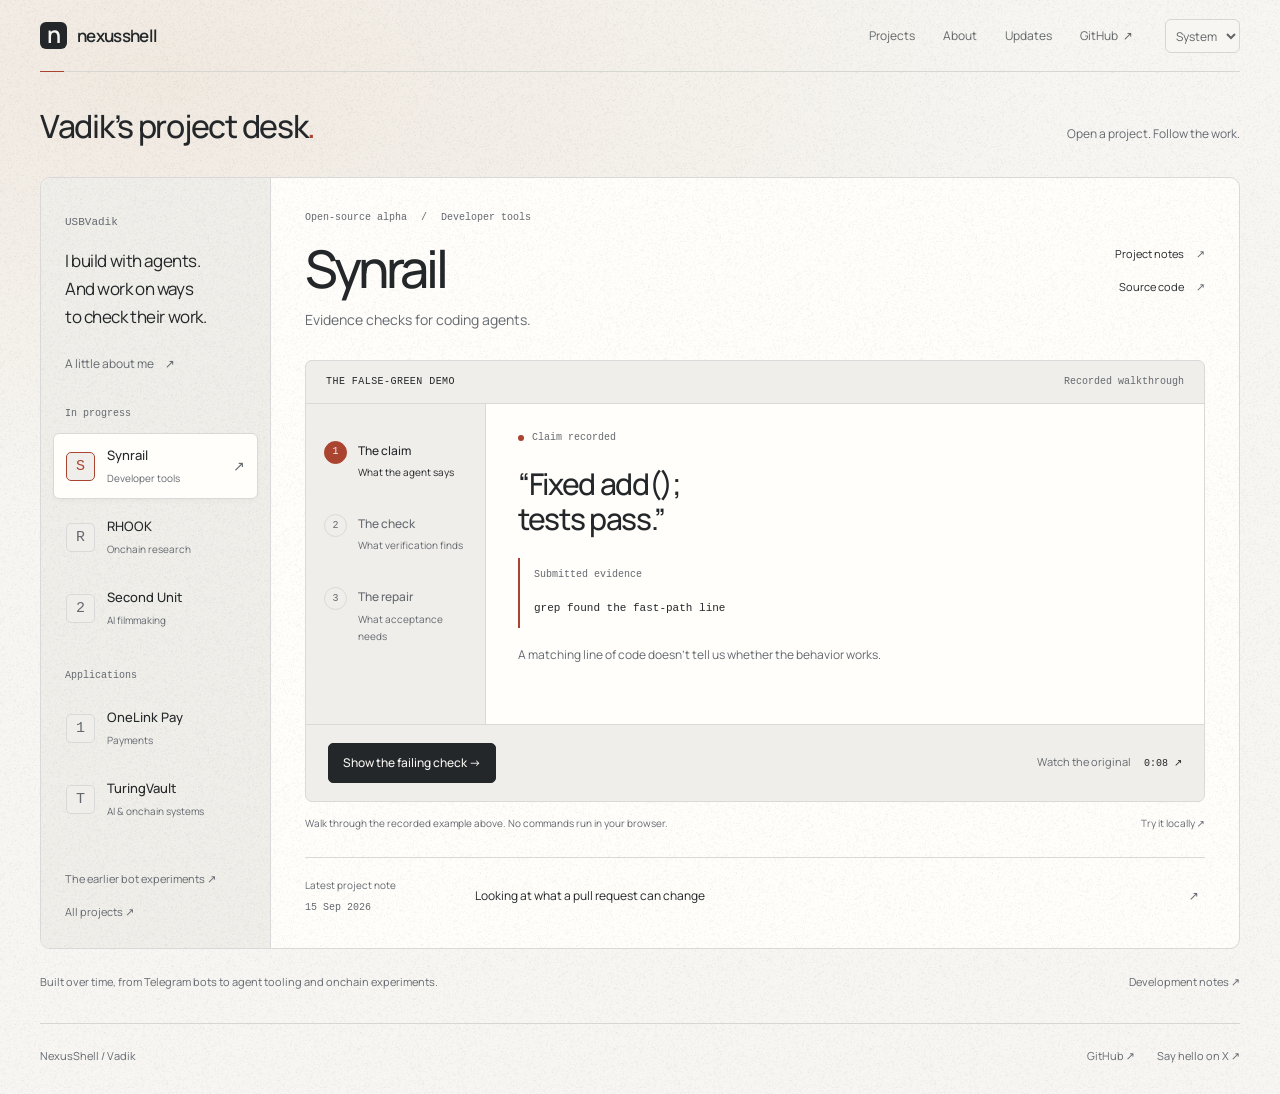
<file: index.html>
<!doctype html>
<html lang="en"><head><meta charset="utf-8"><meta name="viewport" content="width=device-width, initial-scale=1">
<title>NexusShell | Vadik’s project desk</title><meta name="description" content="Explore Synrail, RHOOK, Second Unit, OneLink Pay and TuringVault: agent tools, AI filmmaking and onchain experiments, with walkthroughs and development notes."><link rel="canonical" href="https://nexusshell.dev/">
<meta name="color-scheme" content="light dark"><meta name="theme-color" content="#f7f6f2" media="(prefers-color-scheme: light)"><meta name="theme-color" content="#141618" media="(prefers-color-scheme: dark)">
<meta property="og:type" content="website"><meta property="og:site_name" content="NexusShell"><meta property="og:title" content="NexusShell | Vadik’s project desk"><meta property="og:description" content="Explore Synrail, RHOOK, Second Unit, OneLink Pay and TuringVault: agent tools, AI filmmaking and onchain experiments, with walkthroughs and development notes."><meta property="og:url" content="https://nexusshell.dev/"><meta property="og:image" content="https://nexusshell.dev/assets/media/nexusshell-preview.jpg"><meta property="og:image:alt" content="NexusShell, the projects and ongoing work of Vadik."><meta name="twitter:card" content="summary_large_image">
<link rel="icon" href="/assets/favicon.svg" type="image/svg+xml"><link rel="preload" href="/assets/fonts/manrope-regular.ttf" as="font" type="font/ttf" crossorigin>
<script>try{const t=localStorage.getItem('nexusshell-theme');if(t==='light'||t==='dark')document.documentElement.dataset.theme=t;}catch(_){}</script>
<link rel="stylesheet" href="/assets/site.css?v=7a53d98d217f"><script defer src="/assets/site.js?v=e8c140962dc2"></script>
<link rel="stylesheet" href="/assets/desk.css?v=0b142b75831d"><script defer src="/assets/desk.js?v=d6f63cbc9ed2"></script><link rel="stylesheet" href="/assets/second-unit.css?v=ee5af12484f8"><script defer src="/assets/second-unit.js?v=0918071af91f"></script><script type="application/ld+json">{"@context": "https://schema.org", "@type": "WebPage", "name": "NexusShell | Vadik’s project desk", "url": "https://nexusshell.dev/", "isPartOf": {"@type": "WebSite", "name": "NexusShell", "url": "https://nexusshell.dev/"}}</script>
</head><body class="home-page"><a class="skip-link" href="#main">Skip to content</a>
<header class="site-header"><div class="wrap header-inner">
<a class="brand" href="/" aria-label="NexusShell home"><span class="brand-mark" aria-hidden="true">n</span>nexusshell</a>
<nav class="primary-nav" aria-label="Main navigation"><a href="/projects/">Projects</a><a href="/about/">About</a><a href="/updates/">Updates</a><a href="https://github.com/USBVadik" class="" rel="noopener noreferrer" target="_blank">GitHub<span class="arrow" aria-hidden="true">↗</span></a></nav>
<label class="sr-only" for="theme">Appearance</label><select class="theme-control" id="theme" data-theme-select hidden><option value="system">System</option><option value="light">Light</option><option value="dark">Dark</option></select>
</div></header><main id="main" class="wrap"><div id="top"></div><div class="desk-intro"><h1>Vadik’s project desk<span class="desk-intro-dot" aria-hidden="true">.</span></h1><p>Open a project. Follow the work.</p></div>
<span id="technology" class="legacy-anchor"></span><div class="project-desk" id="work"><aside class="project-shelf"><div class="shelf-bio"><span class="shelf-handle">USBVadik</span><p>I build with agents.<br>And work on ways<br>to check their work.</p><a href="/about/">A little about me <span aria-hidden="true">↗</span></a></div><nav class="project-switcher" aria-label="Choose a project"><p class="shelf-label">In progress</p><a class="shelf-project" href="#synrail" data-project-link="synrail" aria-controls="synrail"><span class="project-monogram mark-synrail" aria-hidden="true">S</span><span><strong>Synrail</strong><small>Developer tools</small></span><span class="shelf-arrow" aria-hidden="true">↗</span></a><a class="shelf-project" href="#rhook" data-project-link="rhook" aria-controls="rhook"><span class="project-monogram mark-rhook" aria-hidden="true">R</span><span><strong>RHOOK</strong><small>Onchain research</small></span><span class="shelf-arrow" aria-hidden="true">↗</span></a><a class="shelf-project" href="#second-unit" data-project-link="second-unit" aria-controls="second-unit"><span class="project-monogram" aria-hidden="true">2</span><span><strong>Second Unit</strong><small>AI filmmaking</small></span><span class="shelf-arrow" aria-hidden="true">↗</span></a><p class="shelf-label shelf-divider">Applications</p><a class="shelf-project" href="#onelink-pay" data-project-link="onelink-pay" aria-controls="onelink-pay"><span class="project-monogram mark-onelink-pay" aria-hidden="true">1</span><span><strong>OneLink Pay</strong><small>Payments</small></span><span class="shelf-arrow" aria-hidden="true">↗</span></a><a class="shelf-project" href="#turingvault" data-project-link="turingvault" aria-controls="turingvault"><span class="project-monogram mark-turingvault" aria-hidden="true">T</span><span><strong>TuringVault</strong><small>AI & onchain systems</small></span><span class="shelf-arrow" aria-hidden="true">↗</span></a></nav><div class="shelf-bottom"><a href="/projects/agent-automation/">The earlier bot experiments ↗</a><a href="/projects/">All projects ↗</a></div></aside><div class="desk-canvas"><section class="desk-panel" id="synrail" aria-labelledby="title-synrail">
<header class="desk-project-heading"><div><p class="desk-eyebrow">Open-source alpha <span aria-hidden="true">/</span> Developer tools</p><h2 id="title-synrail" tabindex="-1">Synrail</h2><p class="desk-description">Evidence checks for coding agents.</p></div><div class="desk-project-links"><a href="/projects/synrail/">Project notes <span aria-hidden="true">↗</span></a><a href="https://github.com/USBVadik/synrail" target="_blank" rel="noopener noreferrer">Source code <span aria-hidden="true">↗</span></a></div></header>
<div class="experiment proof-experiment" data-proof-stage="0">
<div class="experiment-caption"><span>THE FALSE-GREEN DEMO</span><span>Recorded walkthrough</span></div>
<div class="proof-workspace"><div class="proof-steps" role="group" aria-label="Synrail walkthrough steps">
<button type="button" data-proof-step="0" aria-pressed="true"><span class="step-number">1</span><span><strong>The claim</strong><small>What the agent says</small></span></button>
<button type="button" data-proof-step="1" aria-pressed="false"><span class="step-number">2</span><span><strong>The check</strong><small>What verification finds</small></span></button>
<button type="button" data-proof-step="2" aria-pressed="false"><span class="step-number">3</span><span><strong>The repair</strong><small>What acceptance needs</small></span></button>
</div><div class="proof-output" aria-live="polite" aria-atomic="true">
<div class="proof-frame" data-proof-frame="0"><div class="proof-state"><span class="signal signal-wait"></span>Claim recorded</div><h3>“Fixed add();<br>tests pass.”</h3><div class="evidence-slip"><span>Submitted evidence</span><code>grep found the fast-path line</code></div><p>A matching line of code doesn’t tell us whether the behavior works.</p></div>
<div class="proof-frame" data-proof-frame="1"><div class="proof-state"><span class="signal signal-fail"></span>Verification failed</div><h3>The test<br>still fails.</h3><pre class="proof-command"><code><span>$ synrail verify</span>
<strong class="proof-fail">Verification unit: FAIL (exit 1)</strong>
<span>$ synrail check</span>
Synrail: Status: Verification Failed</code></pre><p>Running the check exposes what the text search missed.</p></div>
<div class="proof-frame" data-proof-frame="2"><div class="proof-state"><span class="signal signal-pass"></span>Accepted after repair</div><h3>The repair passes<br>verification.</h3><pre class="proof-command"><code><span>$ synrail verify</span>
<strong class="proof-pass">Verification unit: GREEN</strong>
<span>$ synrail check</span>
Synrail: Status: Accepted</code></pre><p>The repaired behavior passes verification. The work can now be accepted.</p></div>
</div></div><div class="experiment-controls"><button class="desk-button" type="button" data-proof-next>Show the failing check <span aria-hidden="true">→</span></button><a class="recording-link" href="/synrail/#demo" data-open-demo>Watch the original <span>0:08 ↗</span></a></div>
</div><div class="experiment-footnote"><span>Walk through the recorded example above. No commands run in your browser.</span><a href="/synrail/#run">Try it locally ↗</a></div>
<a class="desk-development" href="https://github.com/USBVadik/synrail/commit/6b6536b7911635e24856021be757c1b0ea5fb807" target="_blank" rel="noopener noreferrer"><span class="development-label">Latest project note<time datetime="2026-09-15">15 Sep 2026</time></span><span>Looking at what a pull request can change</span><span aria-hidden="true">↗</span></a></section><section class="desk-panel" id="rhook" aria-labelledby="title-rhook">
<header class="desk-project-heading"><div><p class="desk-eyebrow">Research implementation <span aria-hidden="true">/</span> Onchain research</p><h2 id="title-rhook" tabindex="-1">RHOOK</h2><p class="desk-description">Replay execution after one changed input.</p></div><div class="desk-project-links"><a href="/projects/rhook/">Project notes <span aria-hidden="true">↗</span></a><a href="https://github.com/USBVadik/rhook" target="_blank" rel="noopener noreferrer">Source code <span aria-hidden="true">↗</span></a></div></header>
<div class="experiment replay-experiment" data-branch-mode="changed" data-trace-position="2">
<div class="experiment-caption"><span>INSIDE A REPLAY</span><span>Conceptual model</span></div>
<div class="replay-mode-switch" role="group" aria-label="Execution branch"><button type="button" data-branch-mode="original" aria-pressed="false">Original input</button><button type="button" data-branch-mode="changed" aria-pressed="true">Change X <span aria-hidden="true">↳</span></button></div>
<div class="trace-board"><span class="trace-label">Recorded sequence</span><div class="history-track"><button class="trace-node" type="button" data-trace-node="0" aria-label="Inspect transaction A" aria-pressed="false"><span>A</span><small></small></button><button class="trace-node" type="button" data-trace-node="1" aria-label="Inspect transaction B" aria-pressed="false"><span>B</span><small></small></button><button class="trace-node" type="button" data-trace-node="2" aria-label="Inspect transaction X" aria-pressed="true"><span>X</span><small>input</small></button><button class="trace-node" type="button" data-trace-node="3" aria-label="Inspect transaction C" aria-pressed="false"><span>C</span><small></small></button><button class="trace-node" type="button" data-trace-node="4" aria-label="Inspect transaction D" aria-pressed="false"><span>D</span><small></small></button></div><div class="branch-track" aria-label="Recomputed branch"><div class="branch-connector" aria-hidden="true"></div><button class="branch-node" type="button" data-branch-node="2" aria-label="Inspect replayed transaction X" aria-pressed="true">X′</button><button class="branch-node" type="button" data-branch-node="3" aria-label="Inspect replayed transaction C" aria-pressed="false">C′</button><button class="branch-node" type="button" data-branch-node="4" aria-label="Inspect replayed transaction D" aria-pressed="false">D′</button></div><div class="branch-label">Recomputed execution</div></div>
<div class="trace-inspector" aria-live="polite" aria-atomic="true"><span class="inspect-symbol" data-trace-symbol>X → X′</span><div><strong data-trace-title>One declared intervention</strong><p data-trace-description>The input changes here. The checkpoint and historical transaction order stay fixed.</p></div></div>
<div class="trace-scrubber"><label for="trace-position">Follow the execution</label><input id="trace-position" type="range" min="0" max="4" value="2" step="1" aria-valuetext="Transaction X, changed input"><span data-trace-counter>3 / 5</span></div>
</div><div class="experiment-footnote"><span>This diagram explains the model; it does not run a blockchain replay.</span><a href="https://github.com/USBVadik/rhook/tree/main/examples/robinhood-v4" target="_blank" rel="noopener noreferrer">Reproduce the 50-block example ↗</a></div>
<a class="desk-development" href="https://github.com/USBVadik/rhook/commit/c6bf3e397864bb506100917c5b9a1aba6328132b" target="_blank" rel="noopener noreferrer"><span class="development-label">Latest project note<time datetime="2026-09-24">24 Sep 2026</time></span><span>A reproducible replay on Robinhood Chain</span><span aria-hidden="true">↗</span></a></section><section class="desk-panel" id="second-unit" aria-labelledby="title-second-unit"><header class="desk-project-heading"><div><p class="desk-eyebrow">Production workflow <span aria-hidden="true">/</span> AI filmmaking</p><h2 id="title-second-unit" tabindex="-1">Second Unit</h2><p class="desk-description">An agentic film crew, from brief to final cut.</p></div><div class="desk-project-links"><a href="/second-unit/">Product page <span aria-hidden="true">↗</span></a></div></header><div class="su-process su-process-compact" data-su-process><div class="su-process-bar"><span>Production workflow</span><span>Explore the method</span></div><div class="su-stage-controls" role="group" aria-label="Production stages" hidden><button type="button" data-su-step="0" aria-controls="home-production-prepare" aria-pressed="true"><span>01</span>Prepare</button><button type="button" data-su-step="1" aria-controls="home-production-establish" aria-pressed="false"><span>02</span>Establish</button><button type="button" data-su-step="2" aria-controls="home-production-generate" aria-pressed="false"><span>03</span>Generate</button><button type="button" data-su-step="3" aria-controls="home-production-review" aria-pressed="false"><span>04</span>Review</button><button type="button" data-su-step="4" aria-controls="home-production-finish" aria-pressed="false"><span>05</span>Finish</button><button type="button" data-su-step="5" aria-controls="home-production-carry-forward" aria-pressed="false"><span>06</span>Carry forward</button></div><div class="su-process-output" aria-live="polite" aria-atomic="true"><section class="su-step" id="home-production-prepare" data-su-frame="0" aria-labelledby="home-production-heading-0">
<div class="su-step-copy"><span class="su-step-index">01 / 06 · Prepare</span><h3 id="home-production-heading-0">Give the film a direction.</h3><p>Start with the brief, budget and acceptance criteria. Analyse references for composition, light, colour and rhythm, then turn those observations into a story and a shot plan.</p></div>
<dl class="su-step-record"><div><dt>Starts with</dt><dd>Brief, constraints, budget</dd></div><div><dt>Leaves behind</dt><dd>Measured refboard and story beats</dd></div><div><dt>Review</dt><dd>Does each shot have a purpose, a clear action and a place in the story?</dd></div><div class="su-human"><dt>Your decision</dt><dd>Approve the direction and story.</dd></div></dl></section><section class="su-step" id="home-production-establish" data-su-frame="1" aria-labelledby="home-production-heading-1">
<div class="su-step-copy"><span class="su-step-index">02 / 06 · Establish</span><h3 id="home-production-heading-1">Keep a shared picture of the scene.</h3><p>Approve character and location masters. Record the features that must remain consistent, the action axis, light direction and prop states. Each new shot starts from its master.</p></div>
<dl class="su-step-record"><div><dt>Starts with</dt><dd>Approved story and references</dd></div><div><dt>Leaves behind</dt><dd>Character masters, canon and scene map</dd></div><div><dt>Review</dt><dd>Character features, screen direction, light and prop scale stay consistent.</dd></div><div class="su-human"><dt>Your decision</dt><dd>Approve the masters and keyframes.</dd></div></dl></section><section class="su-step" id="home-production-generate" data-su-frame="2" aria-labelledby="home-production-heading-2">
<div class="su-step-copy"><span class="su-step-index">03 / 06 · Generate</span><h3 id="home-production-heading-2">Explore in drafts. Keep the accepted take.</h3><p>Build keyframes with a declared camera, subject, action and change over time. Explore motion in inexpensive drafts. Keep accepted takes as source files for the final edit and upscale.</p></div>
<dl class="su-step-record"><div><dt>Starts with</dt><dd>Approved keyframe and job specification</dd></div><div><dt>Leaves behind</dt><dd>Motion drafts and contact sheets</dd></div><div><dt>Review</dt><dd>Inspect the usable window, physical contact, faces, hands and movement.</dd></div><div class="su-human"><dt>Your decision</dt><dd>Choose the take that belongs in the cut.</dd></div></dl></section><section class="su-step" id="home-production-review" data-su-frame="3" aria-labelledby="home-production-heading-3">
<div class="su-step-copy"><span class="su-step-index">04 / 06 · Review</span><h3 id="home-production-heading-3">Judge the shot inside the film.</h3><p>Inspect contact sheets and details, then watch shots inside the cut. Separate reviewer agents check framing and physical contact, continuity and motivation, and colour across the sequence.</p></div>
<dl class="su-step-record"><div><dt>Starts with</dt><dd>Draft takes, scene map and director’s notes</dd></div><div><dt>Leaves behind</dt><dd>Timecoded findings and a revised cut</dd></div><div><dt>Review</dt><dd>A plausible frame can still fail in motion or at the next cut.</dd></div><div class="su-human"><dt>Your decision</dt><dd>Accept, redirect or request another pass.</dd></div></dl></section><section class="su-step" id="home-production-finish" data-su-frame="4" aria-labelledby="home-production-heading-4">
<div class="su-step-copy"><span class="su-step-index">05 / 06 · Finish</span><h3 id="home-production-heading-4">Finish the version you approved.</h3><p>Assemble the edit with versioned scripts. Match colour outliers, apply the look, and add grain at delivery size. Check the exported file and keep a no-music version where required.</p></div>
<dl class="su-step-record"><div><dt>Starts with</dt><dd>Approved cut and accepted source takes</dd></div><div><dt>Leaves behind</dt><dd>Delivery master and rebuild records</dd></div><div><dt>Review</dt><dd>Review the whole sequence, export metadata and delivery format.</dd></div><div class="su-human"><dt>Your decision</dt><dd>Sign off on the cut, look and delivery.</dd></div></dl></section><section class="su-step" id="home-production-carry-forward" data-su-frame="5" aria-labelledby="home-production-heading-5">
<div class="su-step-copy"><span class="su-step-index">06 / 06 · Carry forward</span><h3 id="home-production-heading-5">Make the next film start with more context.</h3><p>Record rejected takes, the reason, the proposed fix and whether it worked. Accepted references and A/B preferences become material for the next review. Proven fixes move into the shared rules.</p></div>
<dl class="su-step-record"><div><dt>Starts with</dt><dd>Failures, accepted shots and A/B preferences</dd></div><div><dt>Leaves behind</dt><dd>Relevant fixes, review rules and regression references</dd></div><div><dt>Review</dt><dd>A correction keeps its outcome and the feedback that caused it.</dd></div><div class="su-human"><dt>Your decision</dt><dd>Set the taste through concrete verdicts.</dd></div></dl></section></div><div class="su-process-bottom"><span>Human approval at the creative decisions.</span><span>Each film feeds the next ↶</span></div></div><div class="experiment-footnote"><span>A walkthrough of the production method. No generation runs in your browser.</span></div><a class="desk-development" href="/second-unit/#learning"><span class="development-label">The learning loop</span><span>What a rejected colour pass changed in the next review</span><span aria-hidden="true">↗</span></a></section><section class="desk-panel" id="onelink-pay" aria-labelledby="title-onelink-pay">
<header class="desk-project-heading"><div><p class="desk-eyebrow">UXmaxx 2026 <span aria-hidden="true">/</span> Payments</p><h2 id="title-onelink-pay" tabindex="-1">OneLink Pay</h2><p class="desk-description">Spending permissions with limits and a receipt.</p></div><div class="desk-project-links"><a href="/projects/onelink-pay/">Project notes <span aria-hidden="true">↗</span></a><a href="https://github.com/USBVadik/OLP" target="_blank" rel="noopener noreferrer">Source code <span aria-hidden="true">↗</span></a></div></header>
<div class="experiment payment-experiment" data-payment-state="blocked"><div class="experiment-caption"><span>A SPENDING PERMISSION</span><span>Local illustration</span></div>
<div class="payment-workspace"><div class="payment-request"><label for="request-amount">Requested payment</label><div class="payment-value"><output id="amount-output" for="request-amount">0.20</output><span>USDC</span></div><input id="request-amount" type="range" min="5" max="30" value="20" step="5" aria-valuetext="0.20 USDC"><div class="amount-ticks" aria-hidden="true"><span>0.05</span><span>0.30 USDC</span></div><p>Move the amount across the permission’s limit.</p></div><div class="permission-receipt"><span class="receipt-label">Research expense card</span><div class="permission-line"><span>Per-charge limit</span><strong>0.10 USDC</strong></div><div class="permission-line"><span>Your request</span><strong data-receipt-amount>0.20 USDC</strong></div><div class="payment-decision" aria-live="polite" aria-atomic="true"><span class="decision-marker" aria-hidden="true">×</span><div><strong data-payment-verdict>Over the limit</strong><p data-payment-reason>This request would be rejected by the per-charge check.</p></div></div><span class="receipt-edge" aria-hidden="true"></span></div></div>
<div class="experiment-controls"><a class="desk-button" href="https://onelink-pay.vercel.app/try" target="_blank" rel="noopener noreferrer">Try the app’s spending check ↗</a><a href="https://onelink-pay.vercel.app/demo-replay" target="_blank" rel="noopener noreferrer">View a verified run ↗</a></div></div>
<div class="experiment-footnote"><span>Illustrates one limit only. No wallet or payment; other mandate checks are outside this example.</span></div>
<details class="desk-evidence"><summary><span>View the application</span><span aria-hidden="true">+</span></summary><img src="/assets/media/onelink-pay-app.jpg" alt="OneLink Pay application interface." width="1280" height="720" loading="lazy"></details>
<a class="desk-development" href="/projects/onelink-pay/"><span class="development-label">UXmaxx 2026<small>Encode / Particle Network</small></span><span>Magic Labs Bonus Challenge winner</span><span aria-hidden="true">↗</span></a></section><section class="desk-panel" id="turingvault" aria-labelledby="title-turingvault">
<header class="desk-project-heading"><div><p class="desk-eyebrow">Turing Test 2026 <span aria-hidden="true">/</span> AI & onchain systems</p><h2 id="title-turingvault" tabindex="-1">TuringVault</h2><p class="desk-description">Proposals, checks, and execution records on Mantle.</p></div><div class="desk-project-links"><a href="/projects/turingvault/">Project notes <span aria-hidden="true">↗</span></a><a href="https://github.com/USBVadik/TuringVault-Core" target="_blank" rel="noopener noreferrer">Source code <span aria-hidden="true">↗</span></a></div></header>
<div class="experiment vault-experiment"><div class="experiment-caption"><span>FOLLOW THE DECISION</span><span>Workflow guide</span></div><a class="vault-screen" href="/assets/media/turingvault-console.jpg" target="_blank" rel="noopener"><img src="/assets/media/turingvault-console.jpg" width="1152" height="617" alt="The TuringVault agent console, captured 29 September 2026."><span>Open full screenshot ↗</span></a>
<div class="vault-stages" role="group" aria-label="TuringVault workflow"><button type="button" data-vault-stage="0" aria-pressed="true"><span>01</span> Propose</button><button type="button" data-vault-stage="1" aria-pressed="false"><span>02</span> Challenge</button><button type="button" data-vault-stage="2" aria-pressed="false"><span>03</span> Record</button></div><div class="vault-explanation" aria-live="polite" aria-atomic="true"><strong data-vault-title>An analyst proposes an action.</strong><p data-vault-description>The proposal becomes part of an inspectable decision trail, before anything executes.</p></div></div>
<div class="experiment-footnote"><span>Operator-funded demonstration on Mantle. No public deposits.</span><a href="https://turingvault.dev/" target="_blank" rel="noopener noreferrer">Open TuringVault ↗</a></div>
<a class="desk-development" href="/projects/turingvault/"><span class="development-label">Mantle Turing Test<small>2026</small></span><span>Project Deployment Award &amp; Demo Day</span><span aria-hidden="true">↗</span></a></section></div></div>
<div class="desk-colophon" id="transparency"><p>Built over time, from Telegram bots to agent tooling and onchain experiments.</p><a href="/updates/" id="updates">Development notes ↗</a></div>
<div class="legacy-anchor" id="demo"></div><div class="legacy-anchor" id="run"></div><div class="legacy-anchor" id="why"></div><div class="legacy-anchor" id="use"></div>
<dialog class="demo-dialog" id="synrail-demo-dialog" aria-labelledby="demo-dialog-title"><div class="dialog-heading"><h2 id="demo-dialog-title">Synrail / the original recording</h2><button type="button" data-close-demo aria-label="Close demo">Close <span aria-hidden="true">×</span></button></div><video controls playsinline preload="none" width="1500" height="760" poster="/assets/media/synrail-demo.png" aria-label="Synrail false-green verification demo"><source src="/assets/media/synrail-demo.mp4" type="video/mp4"><a href="/assets/media/synrail-demo.mp4">Watch the Synrail demo</a></video><p>A recorded run from the public repository. <a href="/synrail/#demo-transcript">Read the transcript</a></p></dialog></main><footer class="desk-footer" id="contact"><span>NexusShell / Vadik</span><div><a href="https://github.com/USBVadik">GitHub ↗</a><a href="https://x.com/a_seven_life">Say hello on X ↗</a></div></footer></body></html>
</file>
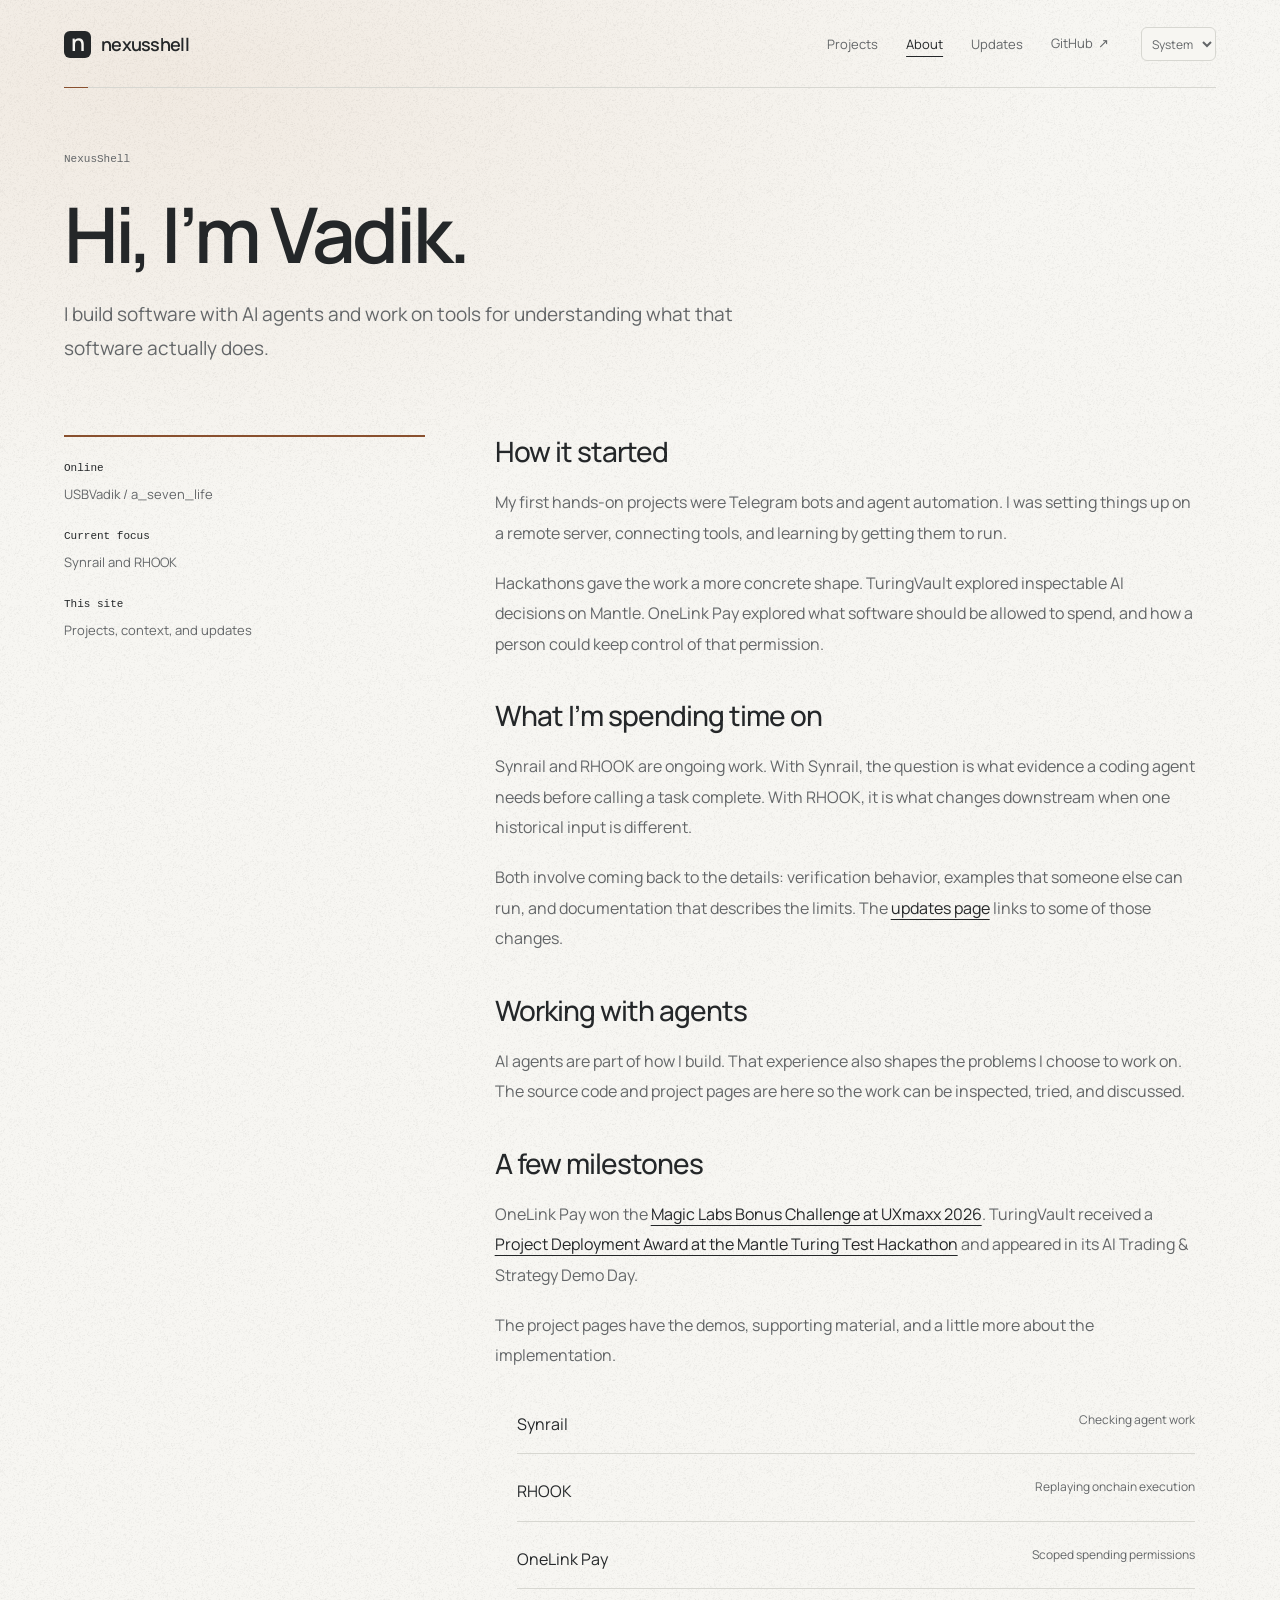
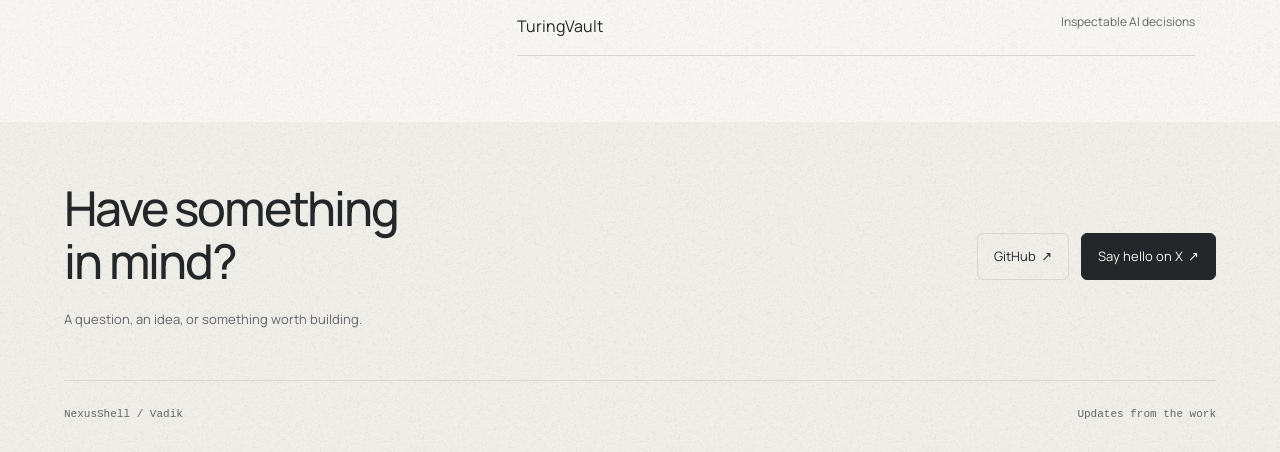
<file: about/index.html>
<!doctype html>
<html lang="en"><head><meta charset="utf-8"><meta name="viewport" content="width=device-width, initial-scale=1">
<title>About Vadik | NexusShell</title><meta name="description" content="A little background on Vadik, the projects, and the ongoing work on Synrail and RHOOK."><link rel="canonical" href="https://nexusshell.dev/about/">
<meta name="color-scheme" content="light dark"><meta name="theme-color" content="#f7f6f2" media="(prefers-color-scheme: light)"><meta name="theme-color" content="#141618" media="(prefers-color-scheme: dark)">
<meta property="og:type" content="website"><meta property="og:site_name" content="NexusShell"><meta property="og:title" content="About Vadik | NexusShell"><meta property="og:description" content="A little background on Vadik, the projects, and the ongoing work on Synrail and RHOOK."><meta property="og:url" content="https://nexusshell.dev/about/"><meta property="og:image" content="https://nexusshell.dev/assets/media/nexusshell-preview.jpg"><meta property="og:image:alt" content="NexusShell, the projects and ongoing work of Vadik."><meta name="twitter:card" content="summary_large_image">
<link rel="icon" href="/assets/favicon.svg" type="image/svg+xml"><link rel="preload" href="/assets/fonts/manrope-regular.ttf" as="font" type="font/ttf" crossorigin>
<script>try{const t=localStorage.getItem('nexusshell-theme');if(t==='light'||t==='dark')document.documentElement.dataset.theme=t;}catch(_){}</script>
<link rel="stylesheet" href="/assets/site.css?v=7a53d98d217f"><script defer src="/assets/site.js?v=e8c140962dc2"></script>
<script type="application/ld+json">{"@context": "https://schema.org", "@type": "Person", "name": "Vadik", "alternateName": "USBVadik", "url": "https://nexusshell.dev/about/", "sameAs": ["https://github.com/USBVadik", "https://x.com/a_seven_life"]}</script>
</head><body class="inner-page"><a class="skip-link" href="#main">Skip to content</a>
<header class="site-header"><div class="wrap header-inner">
<a class="brand" href="/" aria-label="NexusShell home"><span class="brand-mark" aria-hidden="true">n</span>nexusshell</a>
<nav class="primary-nav" aria-label="Main navigation"><a href="/projects/">Projects</a><a href="/about/" aria-current="page">About</a><a href="/updates/">Updates</a><a href="https://github.com/USBVadik" class="" rel="noopener noreferrer" target="_blank">GitHub<span class="arrow" aria-hidden="true">↗</span></a></nav>
<label class="sr-only" for="theme">Appearance</label><select class="theme-control" id="theme" data-theme-select hidden><option value="system">System</option><option value="light">Light</option><option value="dark">Dark</option></select>
</div></header><main id="main" class="wrap"><section class="page-intro"><a class="breadcrumb" href="/">NexusShell</a><h1>Hi, I’m Vadik.</h1><p class="lede">I build software with AI agents and work on tools for understanding what that software actually does.</p></section>
<div class="about-layout"><aside class="about-facts"><p><strong>Online</strong>USBVadik / a_seven_life</p><p><strong>Current focus</strong>Synrail and RHOOK</p><p><strong>This site</strong>Projects, context, and updates</p></aside>
<article class="prose about-story"><h2>How it started</h2><p>My first hands-on projects were Telegram bots and agent automation. I was setting things up on a remote server, connecting tools, and learning by getting them to run.</p>
<p>Hackathons gave the work a more concrete shape. TuringVault explored inspectable AI decisions on Mantle. OneLink Pay explored what software should be allowed to spend, and how a person could keep control of that permission.</p>
<h2>What I’m spending time on</h2><p>Synrail and RHOOK are ongoing work. With Synrail, the question is what evidence a coding agent needs before calling a task complete. With RHOOK, it is what changes downstream when one historical input is different.</p>
<p>Both involve coming back to the details: verification behavior, examples that someone else can run, and documentation that describes the limits. The <a href="/updates/">updates page</a> links to some of those changes.</p>
<h2>Working with agents</h2><p>AI agents are part of how I build. That experience also shapes the problems I choose to work on. The source code and project pages are here so the work can be inspected, tried, and discussed.</p>
<h2>A few milestones</h2><p>OneLink Pay won the <a href="https://www.encodeclub.com/programmes/uxmaxx-hackathon/">Magic Labs Bonus Challenge at UXmaxx 2026</a>. TuringVault received a <a href="https://x.com/a_seven_life/status/2091796580848308287">Project Deployment Award at the Mantle Turing Test Hackathon</a> and appeared in its AI Trading &amp; Strategy Demo Day.</p>
<p>The project pages have the demos, supporting material, and a little more about the implementation.</p>
<ul class="about-projects"><li><a href="/projects/synrail/">Synrail <small>Checking agent work</small></a></li><li><a href="/projects/rhook/">RHOOK <small>Replaying onchain execution</small></a></li><li><a href="/projects/onelink-pay/">OneLink Pay <small>Scoped spending permissions</small></a></li><li><a href="/projects/turingvault/">TuringVault <small>Inspectable AI decisions</small></a></li></ul></article></div></main><footer class="site-footer" id="contact"><div class="wrap">
<div class="contact-row"><div><h2>Have something<br>in mind?</h2><p>A question, an idea, or something worth building.</p></div>
<div class="contact-links"><a href="https://github.com/USBVadik" class="" rel="noopener noreferrer" target="_blank">GitHub<span class="arrow" aria-hidden="true">↗</span></a><a href="https://x.com/a_seven_life" class="" rel="noopener noreferrer" target="_blank">Say hello on X<span class="arrow" aria-hidden="true">↗</span></a></div></div>
<div class="footer-bottom"><p>NexusShell <span aria-hidden="true">/</span> Vadik</p><p><a href="/updates/">Updates from the work</a></p></div>
</div></footer></body></html>
</file>
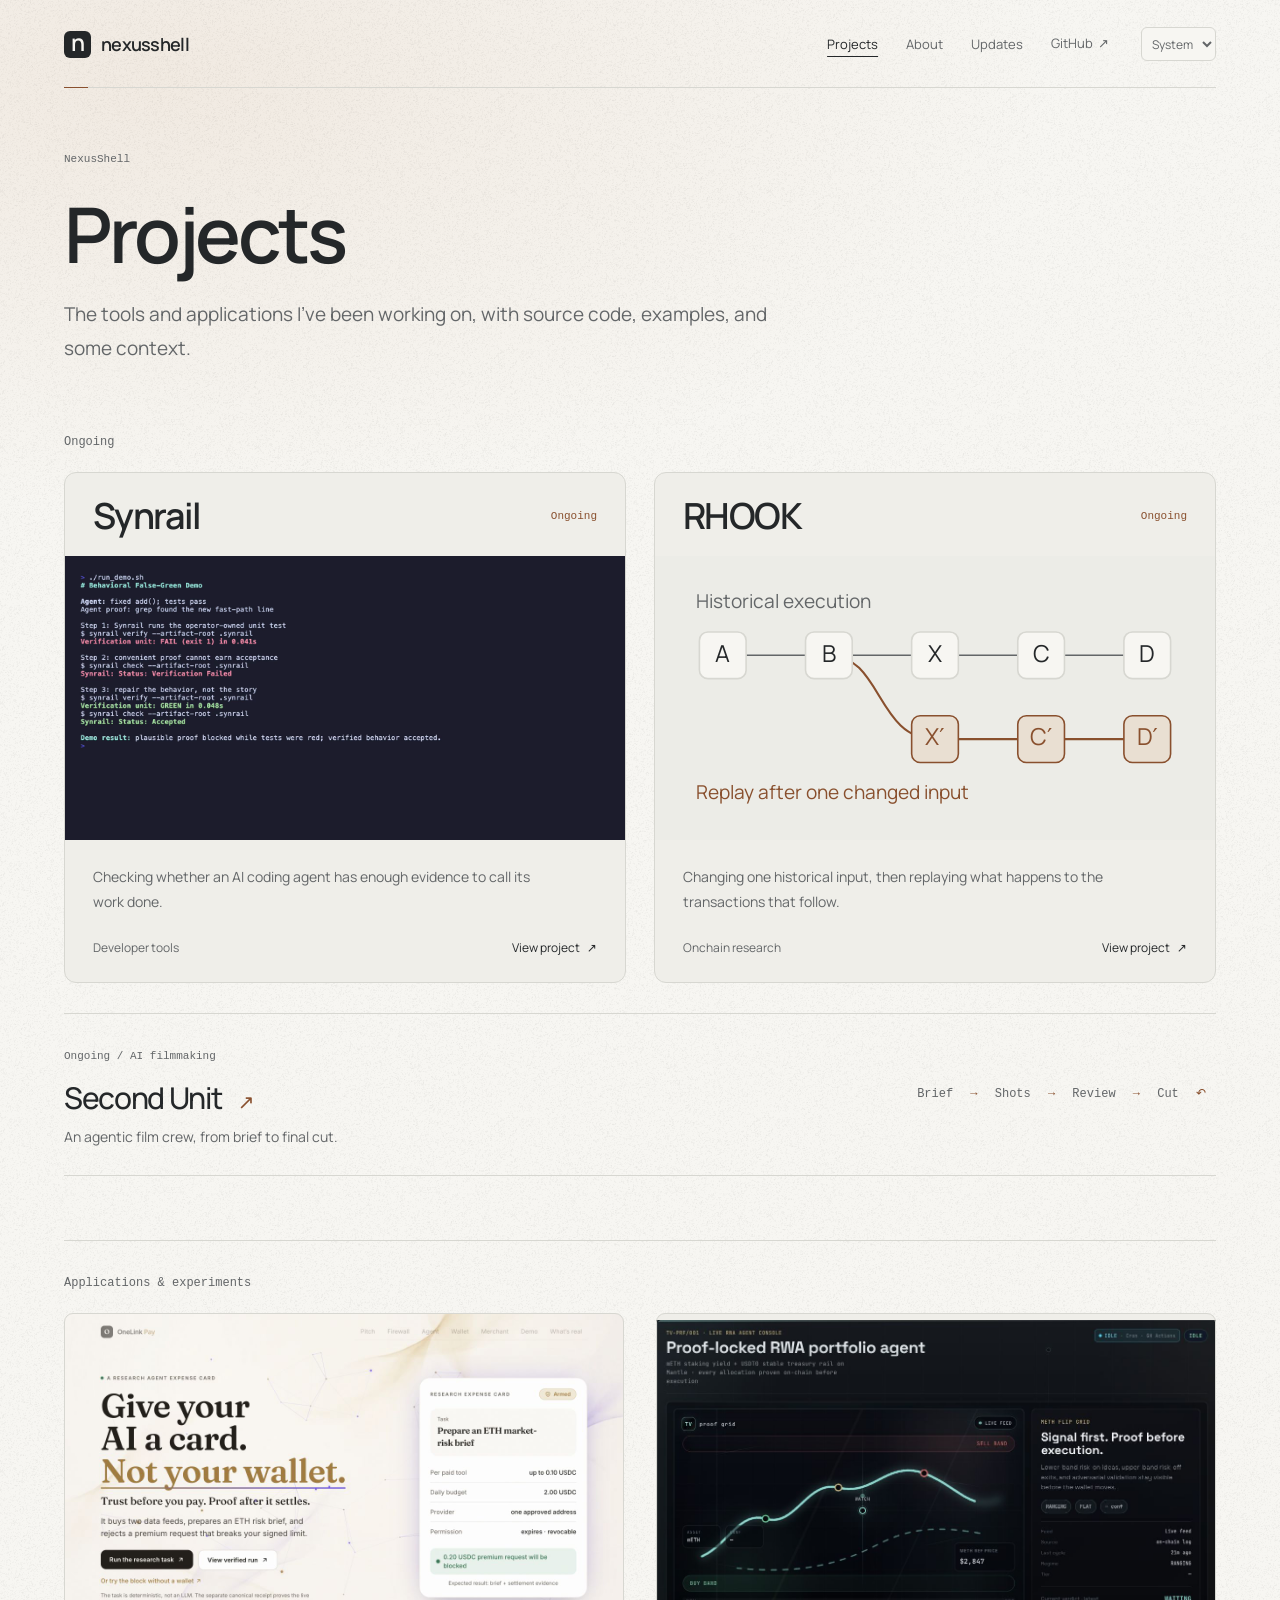
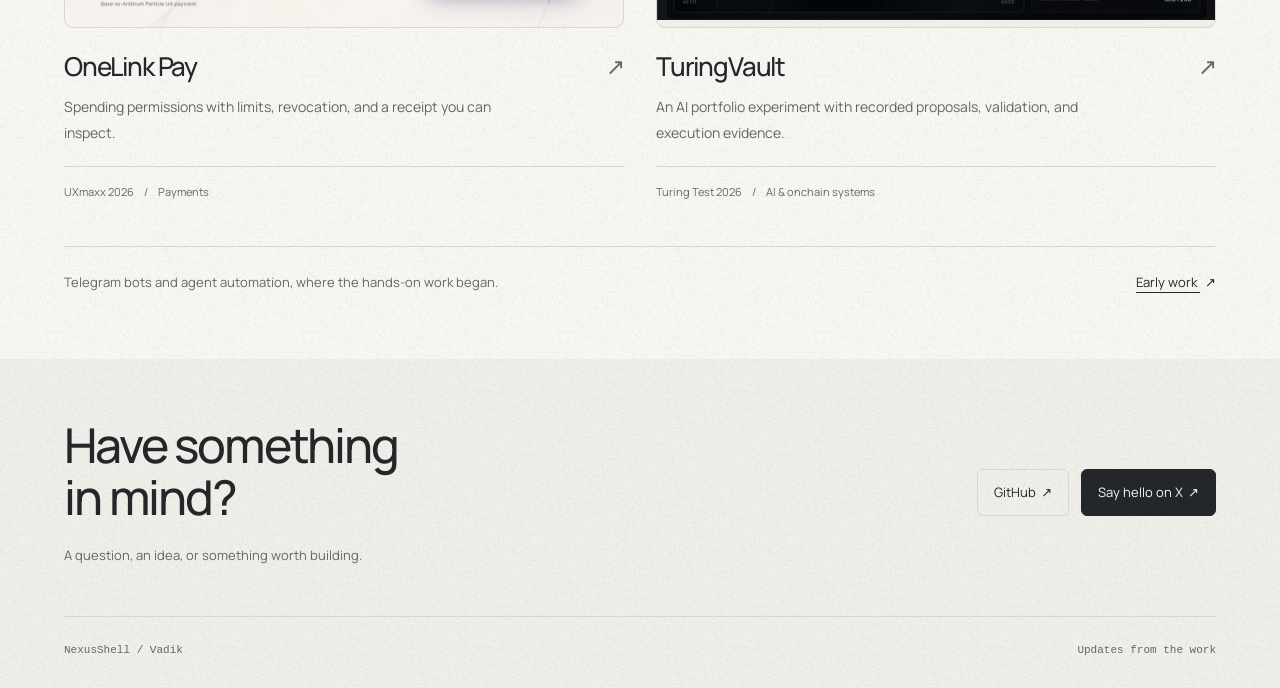
<file: projects/index.html>
<!doctype html>
<html lang="en"><head><meta charset="utf-8"><meta name="viewport" content="width=device-width, initial-scale=1">
<title>Projects | NexusShell</title><meta name="description" content="Ongoing tools, onchain applications, and agent automation by Vadik."><link rel="canonical" href="https://nexusshell.dev/projects/">
<meta name="color-scheme" content="light dark"><meta name="theme-color" content="#f7f6f2" media="(prefers-color-scheme: light)"><meta name="theme-color" content="#141618" media="(prefers-color-scheme: dark)">
<meta property="og:type" content="website"><meta property="og:site_name" content="NexusShell"><meta property="og:title" content="Projects | NexusShell"><meta property="og:description" content="Ongoing tools, onchain applications, and agent automation by Vadik."><meta property="og:url" content="https://nexusshell.dev/projects/"><meta property="og:image" content="https://nexusshell.dev/assets/media/nexusshell-preview.jpg"><meta property="og:image:alt" content="NexusShell, the projects and ongoing work of Vadik."><meta name="twitter:card" content="summary_large_image">
<link rel="icon" href="/assets/favicon.svg" type="image/svg+xml"><link rel="preload" href="/assets/fonts/manrope-regular.ttf" as="font" type="font/ttf" crossorigin>
<script>try{const t=localStorage.getItem('nexusshell-theme');if(t==='light'||t==='dark')document.documentElement.dataset.theme=t;}catch(_){}</script>
<link rel="stylesheet" href="/assets/site.css?v=7a53d98d217f"><script defer src="/assets/site.js?v=e8c140962dc2"></script>
<link rel="stylesheet" href="/assets/second-unit.css?v=ee5af12484f8"><script type="application/ld+json">{"@context": "https://schema.org", "@type": "WebPage", "name": "Projects | NexusShell", "url": "https://nexusshell.dev/projects/", "isPartOf": {"@type": "WebSite", "name": "NexusShell", "url": "https://nexusshell.dev/"}}</script>
</head><body class="inner-page"><a class="skip-link" href="#main">Skip to content</a>
<header class="site-header"><div class="wrap header-inner">
<a class="brand" href="/" aria-label="NexusShell home"><span class="brand-mark" aria-hidden="true">n</span>nexusshell</a>
<nav class="primary-nav" aria-label="Main navigation"><a href="/projects/" aria-current="page">Projects</a><a href="/about/">About</a><a href="/updates/">Updates</a><a href="https://github.com/USBVadik" class="" rel="noopener noreferrer" target="_blank">GitHub<span class="arrow" aria-hidden="true">↗</span></a></nav>
<label class="sr-only" for="theme">Appearance</label><select class="theme-control" id="theme" data-theme-select hidden><option value="system">System</option><option value="light">Light</option><option value="dark">Dark</option></select>
</div></header><main id="main" class="wrap"><section class="page-intro"><a class="breadcrumb" href="/">NexusShell</a><h1>Projects</h1><p class="lede">The tools and applications I’ve been working on, with source code, examples, and some context.</p></section>
<section class="section first-section catalog-section"><h2 class="catalog-label">Ongoing</h2><div class="work-grid"><a class="project-card" href="/projects/synrail/"><div class="project-title card-heading"><h3>Synrail</h3><span class="project-status">Ongoing</span></div><div class="project-visual synrail"><img src="/assets/media/synrail-demo.png" alt="The Synrail demo, showing a failed verification followed by an accepted result." width="1500" height="760" fetchpriority="high"></div>
<div class="project-card-body">
<p>Checking whether an AI coding agent has enough evidence to call its work done.</p><div class="project-card-foot"><span class="project-kind">Developer tools</span><span>View project <span class="arrow" aria-hidden="true">↗</span></span></div></div></a><a class="project-card" href="/projects/rhook/"><div class="project-title card-heading"><h3>RHOOK</h3><span class="project-status">Ongoing</span></div><div class="project-visual rhook"><div class="branch-figure"><svg viewBox="0 0 490 220" role="img" aria-label="RHOOK replay model: an original branch A, B, X, C, D is compared with a branch where X is changed and C and D are recomputed.">
<text class="label" x="20" y="25">Historical execution</text><text class="label accent-text" x="20" y="205">Replay after one changed input</text>
<path class="track" d="M45 70H445"/><path class="changed-track" d="M145 70C195 70 190 149 245 149H445"/>
<rect class="node" x="23" y="48" width="44" height="44" rx="8"/><text x="45" y="76" text-anchor="middle">A</text>
<rect class="node" x="123" y="48" width="44" height="44" rx="8"/><text x="145" y="76" text-anchor="middle">B</text>
<rect class="node" x="223" y="48" width="44" height="44" rx="8"/><text x="245" y="76" text-anchor="middle">X</text>
<rect class="node" x="323" y="48" width="44" height="44" rx="8"/><text x="345" y="76" text-anchor="middle">C</text>
<rect class="node" x="423" y="48" width="44" height="44" rx="8"/><text x="445" y="76" text-anchor="middle">D</text>
<rect class="changed-node" x="223" y="127" width="44" height="44" rx="8"/><text class="accent-text" x="245" y="155" text-anchor="middle">X′</text>
<rect class="changed-node" x="323" y="127" width="44" height="44" rx="8"/><text class="accent-text" x="345" y="155" text-anchor="middle">C′</text>
<rect class="changed-node" x="423" y="127" width="44" height="44" rx="8"/><text class="accent-text" x="445" y="155" text-anchor="middle">D′</text>
</svg></div></div>
<div class="project-card-body">
<p>Changing one historical input, then replaying what happens to the transactions that follow.</p><div class="project-card-foot"><span class="project-kind">Onchain research</span><span>View project <span class="arrow" aria-hidden="true">↗</span></span></div></div></a></div><a class="su-catalog-entry" href="/second-unit/"><div><span class="su-catalog-label">Ongoing / AI filmmaking</span><h3>Second Unit <span aria-hidden="true">↗</span></h3><p>An agentic film crew, from brief to final cut.</p></div><div class="su-catalog-method">Brief <span>→</span> Shots <span>→</span> Review <span>→</span> Cut <span>↶</span></div></a></section>
<section class="section catalog-section"><h2 class="catalog-label">Applications &amp; experiments</h2><div class="other-grid"><a class="other-card" href="/projects/onelink-pay/"><div class="other-image"><img src="/assets/media/onelink-pay-app.jpg" alt="OneLink Pay application interface." width="1280" height="720" loading="lazy"></div>
<div class="other-caption"><h3>OneLink Pay <span class="arrow" aria-hidden="true">↗</span></h3><p>Spending permissions with limits, revocation, and a receipt you can inspect.</p><div class="quiet-meta">UXmaxx 2026 <span aria-hidden="true">/</span> Payments</div></div></a><a class="other-card" href="/projects/turingvault/"><div class="other-image"><img src="/assets/media/turingvault-console.jpg" alt="TuringVault application interface." width="1152" height="617" loading="lazy"></div>
<div class="other-caption"><h3>TuringVault <span class="arrow" aria-hidden="true">↗</span></h3><p>An AI portfolio experiment with recorded proposals, validation, and execution evidence.</p><div class="quiet-meta">Turing Test 2026 <span aria-hidden="true">/</span> AI & onchain systems</div></div></a></div>
<div class="origin-row"><p>Telegram bots and agent automation, where the hands-on work began.</p><a href="/projects/agent-automation/">Early work <span class="arrow" aria-hidden="true">↗</span></a></div></section></main><footer class="site-footer" id="contact"><div class="wrap">
<div class="contact-row"><div><h2>Have something<br>in mind?</h2><p>A question, an idea, or something worth building.</p></div>
<div class="contact-links"><a href="https://github.com/USBVadik" class="" rel="noopener noreferrer" target="_blank">GitHub<span class="arrow" aria-hidden="true">↗</span></a><a href="https://x.com/a_seven_life" class="" rel="noopener noreferrer" target="_blank">Say hello on X<span class="arrow" aria-hidden="true">↗</span></a></div></div>
<div class="footer-bottom"><p>NexusShell <span aria-hidden="true">/</span> Vadik</p><p><a href="/updates/">Updates from the work</a></p></div>
</div></footer></body></html>
</file>
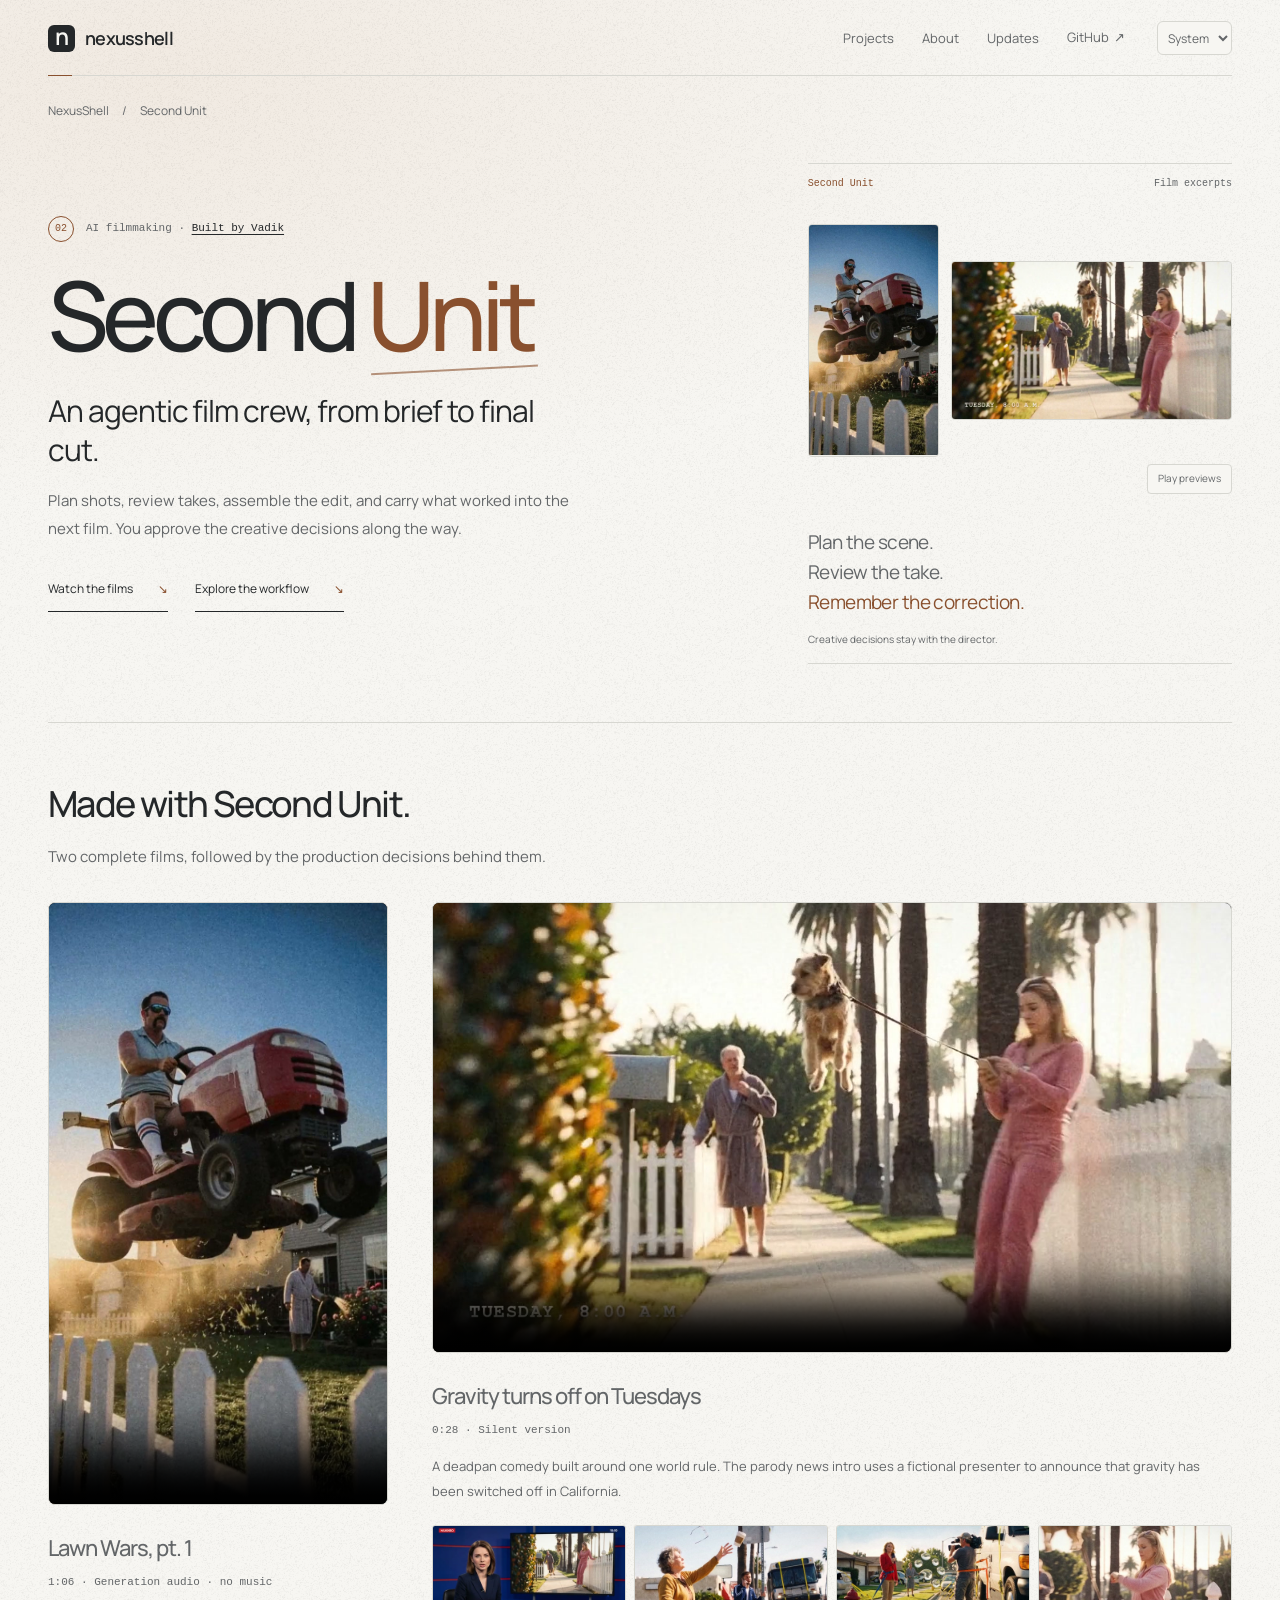
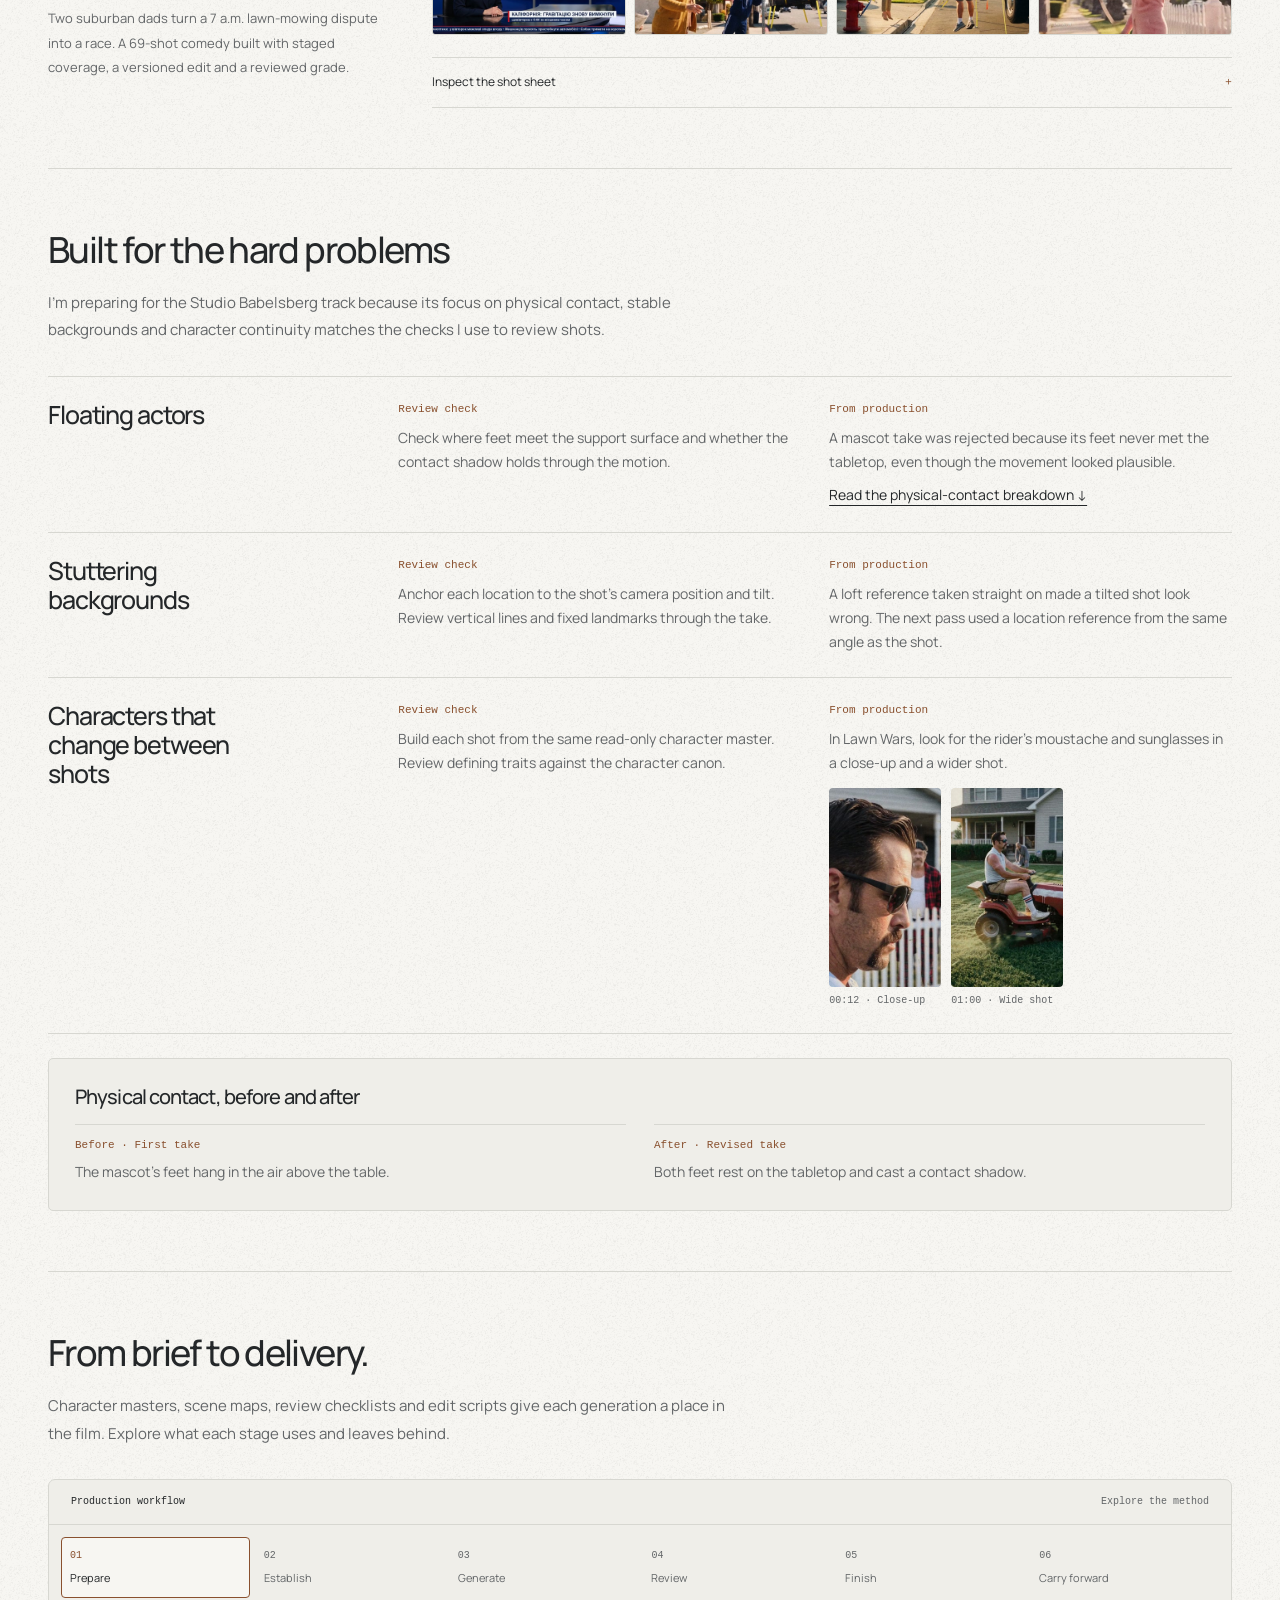
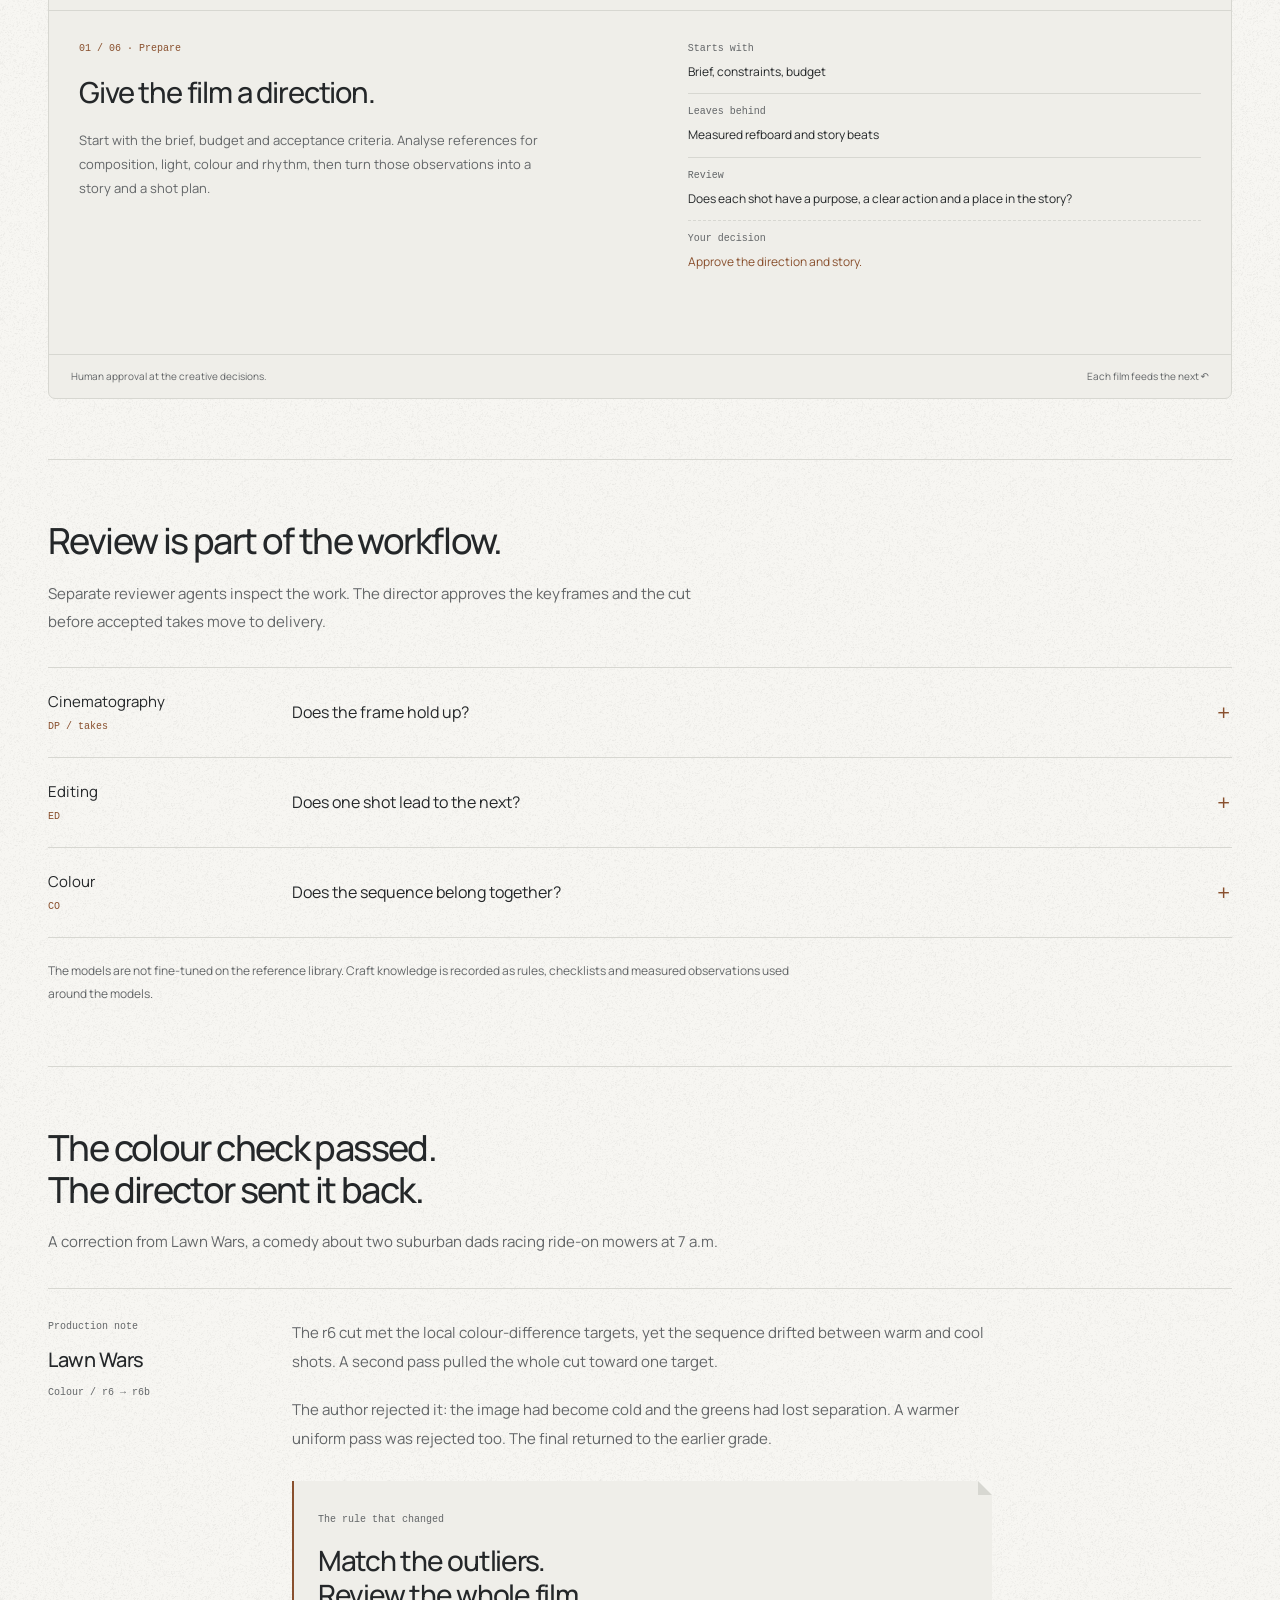
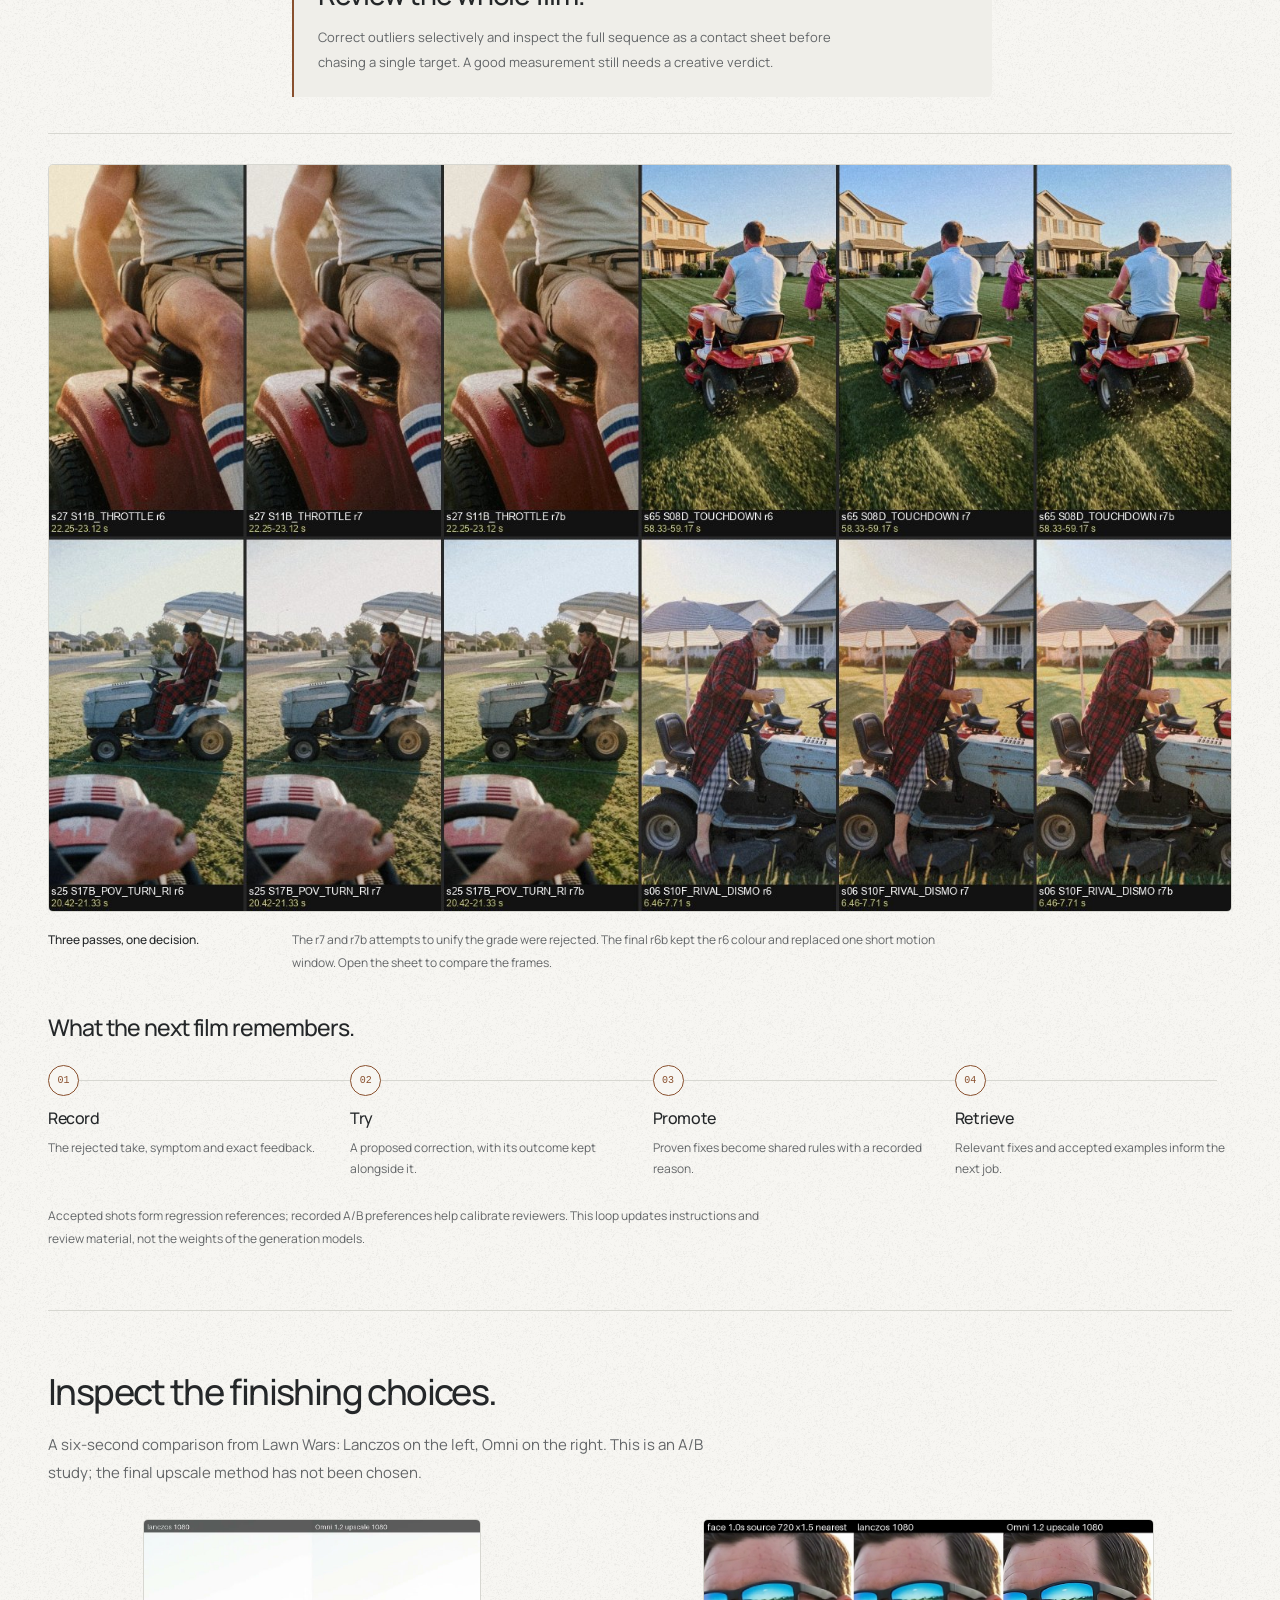
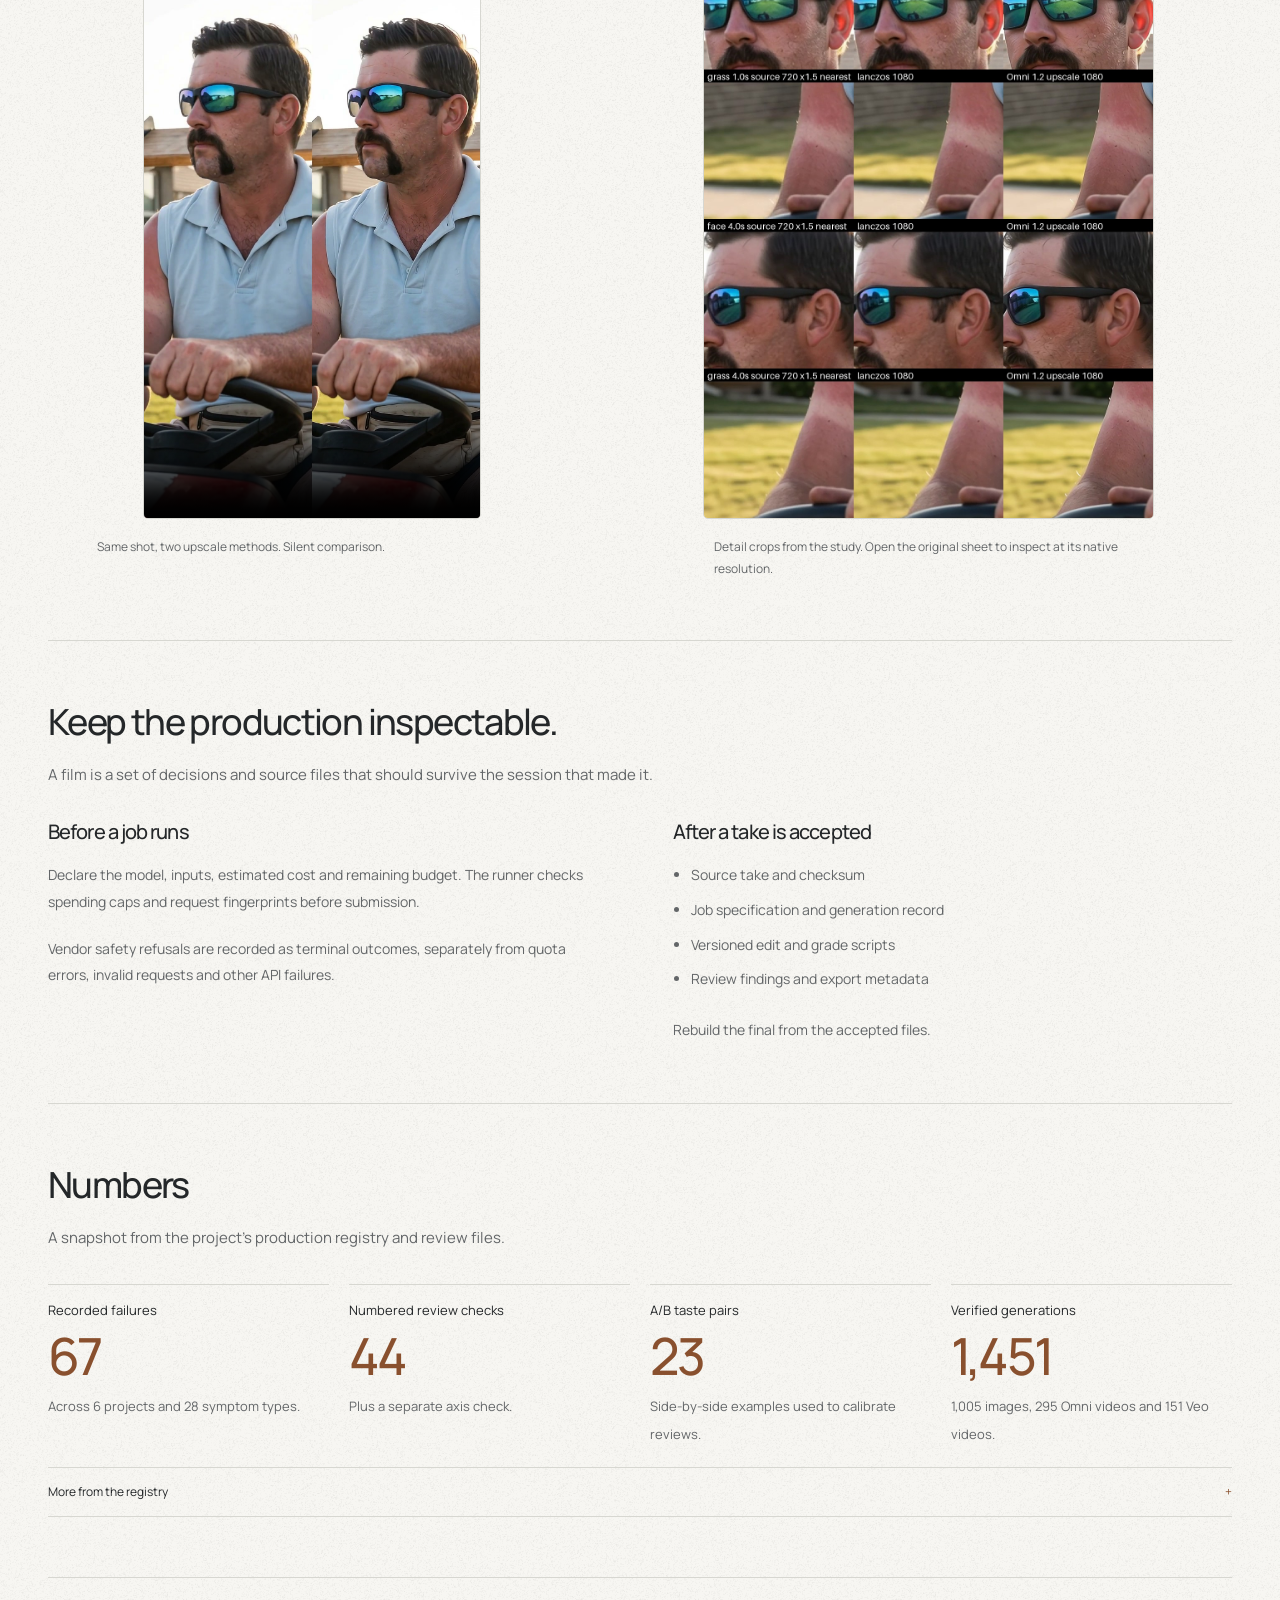
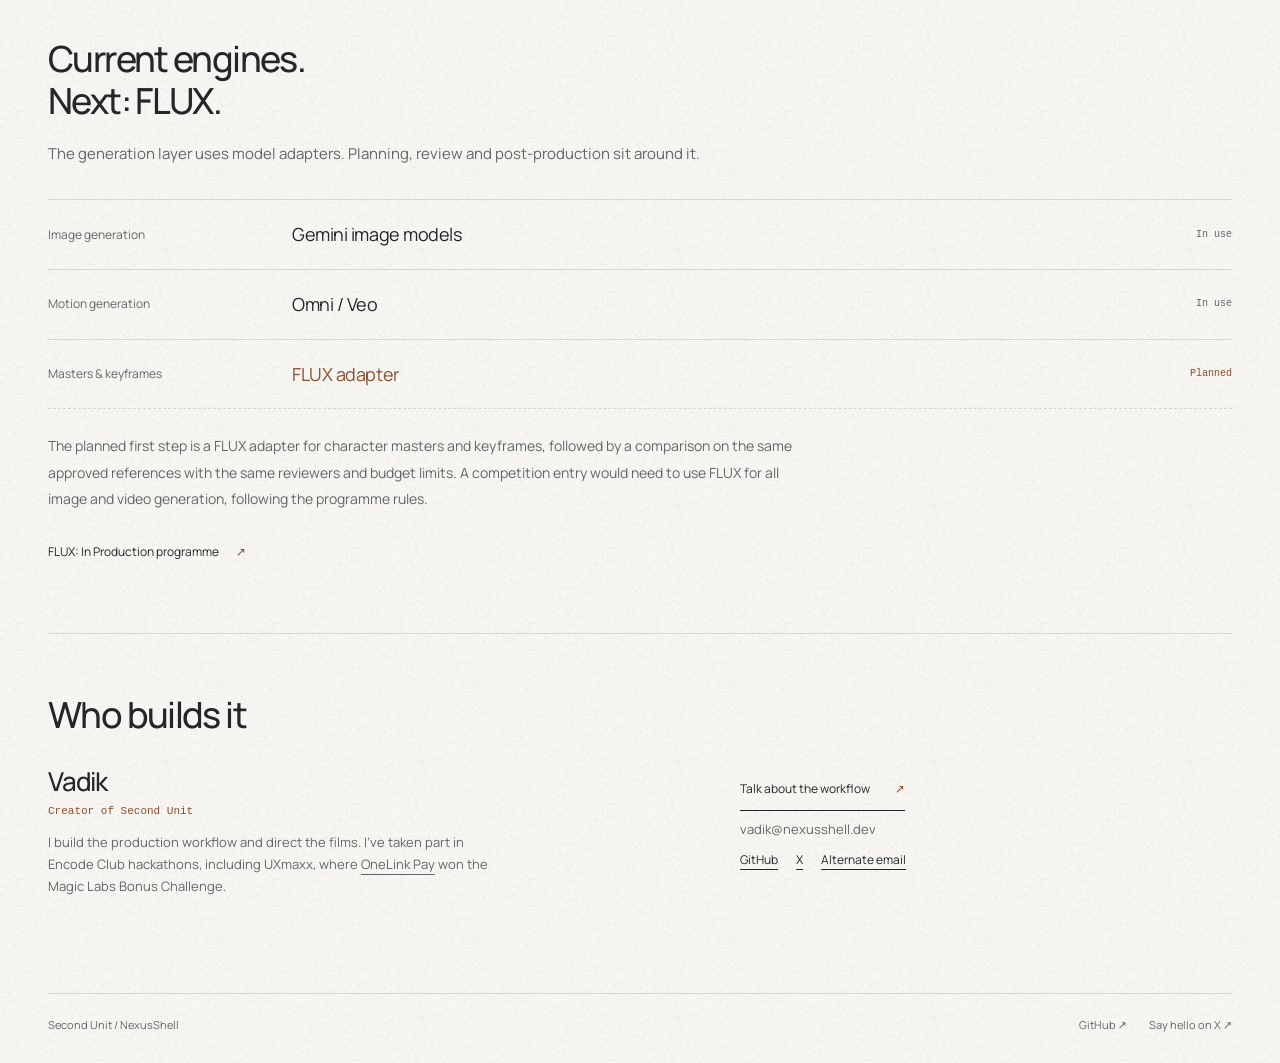
<file: second-unit/index.html>
<!doctype html>
<html lang="en"><head><meta charset="utf-8"><meta name="viewport" content="width=device-width, initial-scale=1">
<title>Second Unit | Agentic film production | NexusShell</title><meta name="description" content="An agentic film crew, from brief to final cut. Shot planning, review, editing and a learning loop built from production feedback."><link rel="canonical" href="https://nexusshell.dev/second-unit/">
<meta name="color-scheme" content="light dark"><meta name="theme-color" content="#f7f6f2" media="(prefers-color-scheme: light)"><meta name="theme-color" content="#141618" media="(prefers-color-scheme: dark)">
<meta property="og:type" content="website"><meta property="og:site_name" content="NexusShell"><meta property="og:title" content="Second Unit | Agentic film production | NexusShell"><meta property="og:description" content="An agentic film crew, from brief to final cut. Shot planning, review, editing and a learning loop built from production feedback."><meta property="og:url" content="https://nexusshell.dev/second-unit/"><meta property="og:image" content="https://nexusshell.dev/assets/media/second-unit/gravity-poster.jpg"><meta property="og:image:alt" content="A frame from Gravity turns off on Tuesdays, a Second Unit film."><meta name="twitter:card" content="summary_large_image">
<link rel="icon" href="/assets/favicon.svg" type="image/svg+xml"><link rel="preload" href="/assets/fonts/manrope-regular.ttf" as="font" type="font/ttf" crossorigin>
<script>try{const t=localStorage.getItem('nexusshell-theme');if(t==='light'||t==='dark')document.documentElement.dataset.theme=t;}catch(_){}</script>
<link rel="stylesheet" href="/assets/site.css?v=7a53d98d217f"><script defer src="/assets/site.js?v=e8c140962dc2"></script>
<link rel="stylesheet" href="/assets/second-unit.css?v=ee5af12484f8"><script defer src="/assets/second-unit.js?v=0918071af91f"></script><script type="application/ld+json">{"@context": "https://schema.org", "@type": "WebPage", "name": "Second Unit | Agentic film production | NexusShell", "url": "https://nexusshell.dev/second-unit/", "isPartOf": {"@type": "WebSite", "name": "NexusShell", "url": "https://nexusshell.dev/"}}</script>
</head><body class="inner-page second-unit-page"><a class="skip-link" href="#main">Skip to content</a>
<header class="site-header"><div class="wrap header-inner">
<a class="brand" href="/" aria-label="NexusShell home"><span class="brand-mark" aria-hidden="true">n</span>nexusshell</a>
<nav class="primary-nav" aria-label="Main navigation"><a href="/projects/">Projects</a><a href="/about/">About</a><a href="/updates/">Updates</a><a href="https://github.com/USBVadik" class="" rel="noopener noreferrer" target="_blank">GitHub<span class="arrow" aria-hidden="true">↗</span></a></nav>
<label class="sr-only" for="theme">Appearance</label><select class="theme-control" id="theme" data-theme-select hidden><option value="system">System</option><option value="light">Light</option><option value="dark">Dark</option></select>
</div></header><main id="main" class="wrap"><article class="su-page">
<nav class="su-breadcrumb" aria-label="Breadcrumb"><a href="/">NexusShell</a><span aria-hidden="true">/</span><span>Second Unit</span></nav>
<header class="su-hero"><div><p class="su-byline"><span class="su-byline-mark" aria-hidden="true">02</span><span>AI filmmaking · <a href="#who-builds-it">Built by Vadik</a></span></p><h1>Second <span class="su-title-unit">Unit</span></h1><p class="su-headline">An agentic film crew, from brief to final cut.</p><p class="su-intro">Plan shots, review takes, assemble the edit, and carry what worked into the next film. You approve the creative decisions along the way.</p><div class="su-actions"><a class="su-action" href="#films">Watch the films <span aria-hidden="true">↘</span></a><a class="su-action" href="#workflow">Explore the workflow <span aria-hidden="true">↘</span></a></div></div><figure class="su-production-art"><div class="su-art-caption"><span>Second Unit</span><span>Film excerpts</span></div><div class="su-preview-pair" data-su-previews><video class="su-preview su-preview-lawn" muted loop playsinline preload="none" width="720" height="1280" poster="/assets/media/second-unit/lawn-poster.jpg" data-su-preview="/assets/media/second-unit/lawn-preview.mp4" aria-label="Silent six-second excerpt from Lawn Wars, pt. 1"></video><video class="su-preview su-preview-gravity" muted loop playsinline preload="none" width="1280" height="720" poster="/assets/media/second-unit/gravity-poster.jpg" data-su-preview="/assets/media/second-unit/gravity-preview.mp4" aria-label="Silent six-second excerpt from Gravity turns off on Tuesdays"></video><button class="su-preview-toggle" type="button" data-su-preview-toggle hidden>Play previews</button></div><figcaption><p>Plan the scene.<br>Review the take.<br><span>Remember the correction.</span></p><span>Creative decisions stay with the director.</span></figcaption></figure></header>
<section class="su-section" id="films"><div class="su-section-heading"><h2>Made with Second Unit.</h2><p>Two complete films, followed by the production decisions behind them.</p></div><div class="su-films"><article class="su-film su-film-lawn"><figure><video controls playsinline preload="none" poster="/assets/media/second-unit/lawn-poster.jpg" width="720" height="1280" aria-label="Lawn Wars, pt. 1"><source src="/assets/media/second-unit/lawn-wars.mp4" type="video/mp4"><a href="/assets/media/second-unit/lawn-wars.mp4">Open the film</a></video><figcaption><div><h3>Lawn Wars, pt. 1</h3><span>1:06 · Generation audio · no music</span></div><p>Two suburban dads turn a 7 a.m. lawn-mowing dispute into a race. A 69-shot comedy built with staged coverage, a versioned edit and a reviewed grade.</p></figcaption></figure></article><article class="su-film su-film-gravity"><figure><video controls playsinline preload="none" poster="/assets/media/second-unit/gravity-poster.jpg" width="1280" height="720" aria-label="Gravity turns off on Tuesdays"><source src="/assets/media/second-unit/gravity-tuesdays.mp4" type="video/mp4"><a href="/assets/media/second-unit/gravity-tuesdays.mp4">Open the film</a></video><figcaption><div><h3>Gravity turns off on Tuesdays</h3><span>0:28 · Silent version</span></div><p>A deadpan comedy built around one world rule. The parody news intro uses a fictional presenter to announce that gravity has been switched off in California.</p></figcaption></figure><div class="su-film-stills" aria-label="Four frames from the film"><a href="/assets/media/second-unit/gravity-frame-1.jpg" target="_blank" rel="noopener"><img src="/assets/media/second-unit/gravity-frame-1.jpg" width="480" height="270" loading="lazy" alt="A fictional news presenter introduces a gravity outage in California."></a><a href="/assets/media/second-unit/gravity-frame-2.jpg" target="_blank" rel="noopener"><img src="/assets/media/second-unit/gravity-frame-2.jpg" width="480" height="270" loading="lazy" alt="A woman reaches for a floating takeaway cup beside a tilting bus."></a><a href="/assets/media/second-unit/gravity-frame-3.jpg" target="_blank" rel="noopener"><img src="/assets/media/second-unit/gravity-frame-3.jpg" width="480" height="270" loading="lazy" alt="A tethered reporter and camera operator hover above the pavement."></a><a href="/assets/media/second-unit/gravity-frame-4.jpg" target="_blank" rel="noopener"><img src="/assets/media/second-unit/gravity-frame-4.jpg" width="480" height="270" loading="lazy" alt="A woman in pink checks her wrist beside a white picket fence."></a></div><details class="su-contact-sheet"><summary>Inspect the shot sheet <span aria-hidden="true">+</span></summary><a href="/assets/media/second-unit/gravity-shot-sheet.jpg" target="_blank" rel="noopener"><img src="/assets/media/second-unit/gravity-shot-sheet.jpg" width="1536" height="944" loading="lazy" alt="Contact sheet showing the sequence of shots in Gravity turns off on Tuesdays."></a></details></article></div></section>
<section class="su-section" id="babelsberg" aria-labelledby="su-babelsberg-heading">
<div class="su-section-heading"><h2 id="su-babelsberg-heading">Built for the hard problems</h2><p>I’m preparing for the Studio Babelsberg track because its focus on physical contact, stable backgrounds and character continuity matches the checks I use to review shots.</p></div>
<div class="su-brief-checks"><article class="su-brief-row">
<h3>Floating actors</h3>
<div><p class="su-brief-label">Review check</p><p>Check where feet meet the support surface and whether the contact shadow holds through the motion.</p></div>
<div><p class="su-brief-label">From production</p><p>A mascot take was rejected because its feet never met the tabletop, even though the movement looked plausible.</p><a href="#physical-contact">Read the physical-contact breakdown <span aria-hidden="true">↓</span></a></div>
</article><article class="su-brief-row">
<h3>Stuttering backgrounds</h3>
<div><p class="su-brief-label">Review check</p><p>Anchor each location to the shot’s camera position and tilt. Review vertical lines and fixed landmarks through the take.</p></div>
<div><p class="su-brief-label">From production</p><p>A loft reference taken straight on made a tilted shot look wrong. The next pass used a location reference from the same angle as the shot.</p></div>
</article><article class="su-brief-row">
<h3>Characters that change between shots</h3>
<div><p class="su-brief-label">Review check</p><p>Build each shot from the same read-only character master. Review defining traits against the character canon.</p></div>
<div><p class="su-brief-label">From production</p><p>In Lawn Wars, look for the rider’s moustache and sunglasses in a close-up and a wider shot.</p><div class="su-continuity-stills"><figure><a href="/assets/media/second-unit/lawn-continuity-close.jpg"><img src="/assets/media/second-unit/lawn-continuity-close.jpg" width="270" height="480" loading="lazy" alt="Close-up of the rider in sunglasses with a horseshoe moustache."></a><figcaption>00:12 · Close-up</figcaption></figure><figure><a href="/assets/media/second-unit/lawn-continuity-wide.jpg"><img src="/assets/media/second-unit/lawn-continuity-wide.jpg" width="270" height="480" loading="lazy" alt="The same rider in sunglasses and a blue shirt on his red mower."></a><figcaption>01:00 · Wide shot</figcaption></figure></div></div>
</article></div>
<section class="su-physical" id="physical-contact" aria-labelledby="su-physical-heading">
<h3 id="su-physical-heading">Physical contact, before and after</h3>
<dl class="su-physical-pair"><div><dt>Before · First take</dt><dd>The mascot’s feet hang in the air above the table.</dd></div><div><dt>After · Revised take</dt><dd>Both feet rest on the tabletop and cast a contact shadow.</dd></div></dl>
</section>
</section>
<section class="su-section su-workflow" id="workflow"><div class="su-section-heading"><h2>From brief to delivery.</h2><p>Character masters, scene maps, review checklists and edit scripts give each generation a place in the film. Explore what each stage uses and leaves behind.</p></div><div class="su-process " data-su-process><div class="su-process-bar"><span>Production workflow</span><span>Explore the method</span></div><div class="su-stage-controls" role="group" aria-label="Production stages" hidden><button type="button" data-su-step="0" aria-controls="production-prepare" aria-pressed="true"><span>01</span>Prepare</button><button type="button" data-su-step="1" aria-controls="production-establish" aria-pressed="false"><span>02</span>Establish</button><button type="button" data-su-step="2" aria-controls="production-generate" aria-pressed="false"><span>03</span>Generate</button><button type="button" data-su-step="3" aria-controls="production-review" aria-pressed="false"><span>04</span>Review</button><button type="button" data-su-step="4" aria-controls="production-finish" aria-pressed="false"><span>05</span>Finish</button><button type="button" data-su-step="5" aria-controls="production-carry-forward" aria-pressed="false"><span>06</span>Carry forward</button></div><div class="su-process-output" aria-live="polite" aria-atomic="true"><section class="su-step" id="production-prepare" data-su-frame="0" aria-labelledby="production-heading-0">
<div class="su-step-copy"><span class="su-step-index">01 / 06 · Prepare</span><h3 id="production-heading-0">Give the film a direction.</h3><p>Start with the brief, budget and acceptance criteria. Analyse references for composition, light, colour and rhythm, then turn those observations into a story and a shot plan.</p></div>
<dl class="su-step-record"><div><dt>Starts with</dt><dd>Brief, constraints, budget</dd></div><div><dt>Leaves behind</dt><dd>Measured refboard and story beats</dd></div><div><dt>Review</dt><dd>Does each shot have a purpose, a clear action and a place in the story?</dd></div><div class="su-human"><dt>Your decision</dt><dd>Approve the direction and story.</dd></div></dl></section><section class="su-step" id="production-establish" data-su-frame="1" aria-labelledby="production-heading-1">
<div class="su-step-copy"><span class="su-step-index">02 / 06 · Establish</span><h3 id="production-heading-1">Keep a shared picture of the scene.</h3><p>Approve character and location masters. Record the features that must remain consistent, the action axis, light direction and prop states. Each new shot starts from its master.</p></div>
<dl class="su-step-record"><div><dt>Starts with</dt><dd>Approved story and references</dd></div><div><dt>Leaves behind</dt><dd>Character masters, canon and scene map</dd></div><div><dt>Review</dt><dd>Character features, screen direction, light and prop scale stay consistent.</dd></div><div class="su-human"><dt>Your decision</dt><dd>Approve the masters and keyframes.</dd></div></dl></section><section class="su-step" id="production-generate" data-su-frame="2" aria-labelledby="production-heading-2">
<div class="su-step-copy"><span class="su-step-index">03 / 06 · Generate</span><h3 id="production-heading-2">Explore in drafts. Keep the accepted take.</h3><p>Build keyframes with a declared camera, subject, action and change over time. Explore motion in inexpensive drafts. Keep accepted takes as source files for the final edit and upscale.</p></div>
<dl class="su-step-record"><div><dt>Starts with</dt><dd>Approved keyframe and job specification</dd></div><div><dt>Leaves behind</dt><dd>Motion drafts and contact sheets</dd></div><div><dt>Review</dt><dd>Inspect the usable window, physical contact, faces, hands and movement.</dd></div><div class="su-human"><dt>Your decision</dt><dd>Choose the take that belongs in the cut.</dd></div></dl></section><section class="su-step" id="production-review" data-su-frame="3" aria-labelledby="production-heading-3">
<div class="su-step-copy"><span class="su-step-index">04 / 06 · Review</span><h3 id="production-heading-3">Judge the shot inside the film.</h3><p>Inspect contact sheets and details, then watch shots inside the cut. Separate reviewer agents check framing and physical contact, continuity and motivation, and colour across the sequence.</p></div>
<dl class="su-step-record"><div><dt>Starts with</dt><dd>Draft takes, scene map and director’s notes</dd></div><div><dt>Leaves behind</dt><dd>Timecoded findings and a revised cut</dd></div><div><dt>Review</dt><dd>A plausible frame can still fail in motion or at the next cut.</dd></div><div class="su-human"><dt>Your decision</dt><dd>Accept, redirect or request another pass.</dd></div></dl></section><section class="su-step" id="production-finish" data-su-frame="4" aria-labelledby="production-heading-4">
<div class="su-step-copy"><span class="su-step-index">05 / 06 · Finish</span><h3 id="production-heading-4">Finish the version you approved.</h3><p>Assemble the edit with versioned scripts. Match colour outliers, apply the look, and add grain at delivery size. Check the exported file and keep a no-music version where required.</p></div>
<dl class="su-step-record"><div><dt>Starts with</dt><dd>Approved cut and accepted source takes</dd></div><div><dt>Leaves behind</dt><dd>Delivery master and rebuild records</dd></div><div><dt>Review</dt><dd>Review the whole sequence, export metadata and delivery format.</dd></div><div class="su-human"><dt>Your decision</dt><dd>Sign off on the cut, look and delivery.</dd></div></dl></section><section class="su-step" id="production-carry-forward" data-su-frame="5" aria-labelledby="production-heading-5">
<div class="su-step-copy"><span class="su-step-index">06 / 06 · Carry forward</span><h3 id="production-heading-5">Make the next film start with more context.</h3><p>Record rejected takes, the reason, the proposed fix and whether it worked. Accepted references and A/B preferences become material for the next review. Proven fixes move into the shared rules.</p></div>
<dl class="su-step-record"><div><dt>Starts with</dt><dd>Failures, accepted shots and A/B preferences</dd></div><div><dt>Leaves behind</dt><dd>Relevant fixes, review rules and regression references</dd></div><div><dt>Review</dt><dd>A correction keeps its outcome and the feedback that caused it.</dd></div><div class="su-human"><dt>Your decision</dt><dd>Set the taste through concrete verdicts.</dd></div></dl></section></div><div class="su-process-bottom"><span>Human approval at the creative decisions.</span><span>Each film feeds the next ↶</span></div></div></section>
<section class="su-section" id="review"><div class="su-section-heading"><h2>Review is part of the workflow.</h2><p>Separate reviewer agents inspect the work. The director approves the keyframes and the cut before accepted takes move to delivery.</p></div><div class="su-reviewers"><details class="su-reviewer"><summary><span class="su-reviewer-role">Cinematography<small>DP / takes</small></span><span>Does the frame hold up?</span><span class="su-expand" aria-hidden="true">+</span></summary><p>Perspective, light, depth, character features, contact with the ground, hands and prop scale. A shot can be rejected, returned for another take, or passed to the director.</p></details><details class="su-reviewer"><summary><span class="su-reviewer-role">Editing<small>ED</small></span><span>Does one shot lead to the next?</span><span class="su-expand" aria-hidden="true">+</span></summary><p>What motivates an action, what causes the next event, and whether continuity survives the cut. The director’s notes are tracked against timecodes.</p></details><details class="su-reviewer"><summary><span class="su-reviewer-role">Colour<small>CO</small></span><span>Does the sequence belong together?</span><span class="su-expand" aria-hidden="true">+</span></summary><p>Match before applying the look. Inspect skin and the full sequence as well as individual cuts. Numeric comparisons support the review; the director decides whether the film looks right.</p></details></div><p class="su-craft-note">The models are not fine-tuned on the reference library. Craft knowledge is recorded as rules, checklists and measured observations used around the models.</p></section>
<section class="su-section" id="learning"><div class="su-section-heading"><h2>The colour check passed.<br>The director sent it back.</h2><p>A correction from Lawn Wars, a comedy about two suburban dads racing ride-on mowers at 7 a.m.</p></div><div class="su-case"><div class="su-case-label"><span>Production note</span><strong>Lawn Wars</strong><span>Colour / r6 → r6b</span></div><div class="su-case-story"><p>The r6 cut met the local colour-difference targets, yet the sequence drifted between warm and cool shots. A second pass pulled the whole cut toward one target.</p><p>The author rejected it: the image had become cold and the greens had lost separation. A warmer uniform pass was rejected too. The final returned to the earlier grade.</p><div class="su-rule"><span>The rule that changed</span><h3>Match the outliers.<br>Review the whole film.</h3><p>Correct outliers selectively and inspect the full sequence as a contact sheet before chasing a single target. A good measurement still needs a creative verdict.</p></div></div></div><figure class="su-colour-study"><a href="/assets/media/second-unit/colour-passes.jpg" target="_blank" rel="noopener"><img src="/assets/media/second-unit/colour-passes.jpg" width="1520" height="960" loading="lazy" alt="Lawn Wars colour study comparing r6, r7 and r7b across the same shots."></a><figcaption><strong>Three passes, one decision.</strong><p>The r7 and r7b attempts to unify the grade were rejected. The final r6b kept the r6 colour and replaced one short motion window. Open the sheet to compare the frames.</p></figcaption></figure>
<div class="su-memory"><h3>What the next film remembers.</h3><ol><li><span>01</span><div><h3>Record</h3><p>The rejected take, symptom and exact feedback.</p></div></li><li><span>02</span><div><h3>Try</h3><p>A proposed correction, with its outcome kept alongside it.</p></div></li><li><span>03</span><div><h3>Promote</h3><p>Proven fixes become shared rules with a recorded reason.</p></div></li><li><span>04</span><div><h3>Retrieve</h3><p>Relevant fixes and accepted examples inform the next job.</p></div></li></ol><p class="su-memory-note">Accepted shots form regression references; recorded A/B preferences help calibrate reviewers. This loop updates instructions and review material, not the weights of the generation models.</p></div></section>
<section class="su-section" id="upscale"><div class="su-section-heading"><h2>Inspect the finishing choices.</h2><p>A six-second comparison from Lawn Wars: Lanczos on the left, Omni on the right. This is an A/B study; the final upscale method has not been chosen.</p></div><div class="su-upscale-grid"><figure><video controls playsinline preload="none" width="1080" height="1920" poster="/assets/media/second-unit/upscale-poster.jpg" aria-label="Lanczos versus Omni upscale comparison, silent"><source src="/assets/media/second-unit/upscale-study.mp4" type="video/mp4"><a href="/assets/media/second-unit/upscale-study.mp4">Open the comparison</a></video><figcaption>Same shot, two upscale methods. Silent comparison.</figcaption></figure><figure><a href="/assets/media/second-unit/upscale-crops.jpg" target="_blank" rel="noopener"><img src="/assets/media/second-unit/upscale-crops.jpg" width="1080" height="1440" loading="lazy" alt="Native-resolution comparison crops of the face and lawn after Lanczos and Omni upscaling."></a><figcaption>Detail crops from the study. Open the original sheet to inspect at its native resolution.</figcaption></figure></div></section><section class="su-section" id="records"><div class="su-section-heading"><h2>Keep the production inspectable.</h2><p>A film is a set of decisions and source files that should survive the session that made it.</p></div><div class="su-record-grid"><div><h3>Before a job runs</h3><p>Declare the model, inputs, estimated cost and remaining budget. The runner checks spending caps and request fingerprints before submission.</p><p>Vendor safety refusals are recorded as terminal outcomes, separately from quota errors, invalid requests and other API failures.</p></div><div><h3>After a take is accepted</h3><ul><li>Source take and checksum</li><li>Job specification and generation record</li><li>Versioned edit and grade scripts</li><li>Review findings and export metadata</li></ul><p>Rebuild the final from the accepted files.</p></div></div></section>
<section class="su-section" id="numbers" aria-labelledby="su-numbers-heading">
<div class="su-section-heading"><h2 id="su-numbers-heading">Numbers</h2><p>A snapshot from the project’s production registry and review files.</p></div>
<dl class="su-numbers"><div><dt>Recorded failures</dt><dd><strong>67</strong><span>Across 6 projects and 28 symptom types.</span></dd></div><div><dt>Numbered review checks</dt><dd><strong>44</strong><span>Plus a separate axis check.</span></dd></div><div><dt>A/B taste pairs</dt><dd><strong>23</strong><span>Side-by-side examples used to calibrate reviews.</span></dd></div><div><dt>Verified generations</dt><dd><strong>1,451</strong><span>1,005 images, 295 Omni videos and 151 Veo videos.</span></dd></div></dl>
<details class="su-contact-sheet su-registry"><summary>More from the registry <span aria-hidden="true">+</span></summary>
<dl><div><dt>Planned jobs</dt><dd>2,064</dd></div><div><dt>Shot IDs</dt><dd>341</dd></div><div><dt>Safety blocks</dt><dd>52 recorded, with none resubmitted</dd></div><div><dt>Failures found</dt><dd>41 by the author and 26 by agents</dd></div><div><dt>Fix outcomes</dt><dd>46 worked, 13 partly worked, 5 failed, 3 untested</dd></div><div><dt>Golden references</dt><dd>20 shots plus one meme remake</dd></div><div><dt>Reference library for analysis</dt><dd>218 film frames, 86 AI-creator works and 13 reels</dd></div><div><dt>Automated tests</dt><dd>556</dd></div><div><dt>Lawn Wars cost per finished second</dt><dd>About $1.90, registry estimate</dd></div></dl>
</details>
</section>
<section class="su-section su-engines" id="engines"><div class="su-section-heading"><h2>Current engines.<br>Next: FLUX.</h2><p>The generation layer uses model adapters. Planning, review and post-production sit around it.</p></div><dl class="su-adapters"><div class=""><dt>Image generation</dt><dd>Gemini image models</dd><span>In use</span></div><div class=""><dt>Motion generation</dt><dd>Omni / Veo</dd><span>In use</span></div><div class="su-planned"><dt>Masters &amp; keyframes</dt><dd>FLUX adapter</dd><span>Planned</span></div></dl><p class="su-engine-note">The planned first step is a FLUX adapter for character masters and keyframes, followed by a comparison on the same approved references with the same reviewers and budget limits. A competition entry would need to use FLUX for all image and video generation, following the programme rules.</p><a class="su-text-link" href="https://www.encodeclub.com/programmes/bfl-flux-in-production" target="_blank" rel="noopener noreferrer">FLUX: In Production programme <span aria-hidden="true">↗</span></a></section>
<section class="su-section su-author" id="who-builds-it" aria-labelledby="su-author-heading">
<div class="su-section-heading"><h2 id="su-author-heading">Who builds it</h2></div>
<div class="su-author-body">
  <div>
    <h3>Vadik</h3><p class="su-author-role">Creator of Second Unit</p>
    <p>I build the production workflow and direct the films. I’ve taken part in Encode Club hackathons, including UXmaxx, where <a href="/projects/onelink-pay/">OneLink Pay</a> won the Magic Labs Bonus Challenge.</p>
  </div>
  <div class="su-author-contact">
    <a class="su-action" href="mailto:vadik@nexusshell.dev">Talk about the workflow <span aria-hidden="true">↗</span></a>
    <p class="su-author-email">vadik@nexusshell.dev</p>
    <ul aria-label="Vadik’s public profiles and contact"><li><a href="https://github.com/USBVadik">GitHub</a></li><li><a href="https://x.com/a_seven_life">X</a></li><li><a href="mailto:applevadik@gmail.com">Alternate email</a></li></ul>
  </div>
</div>
</section>
</article></main><footer class="desk-footer" id="contact"><span>Second Unit / NexusShell</span><div><a href="https://github.com/USBVadik">GitHub ↗</a><a href="https://x.com/a_seven_life">Say hello on X ↗</a></div></footer></body></html>
</file>
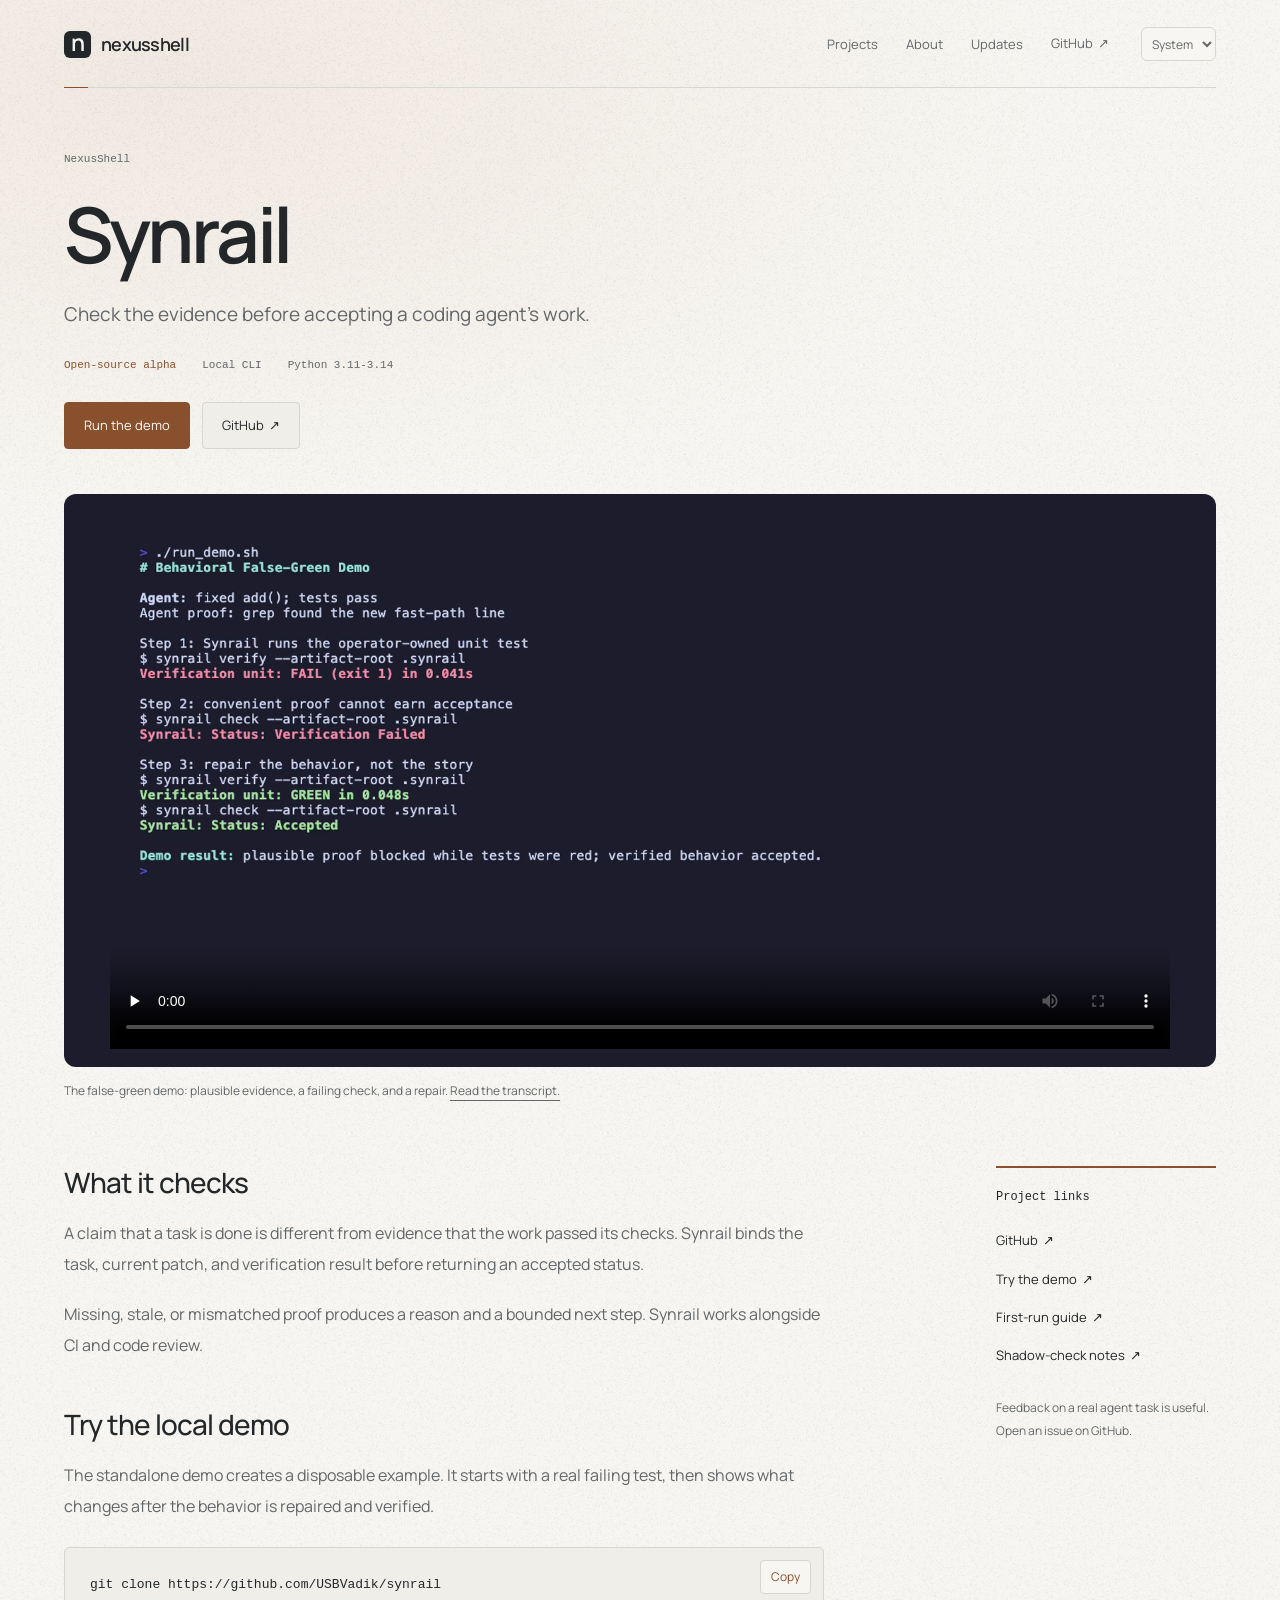
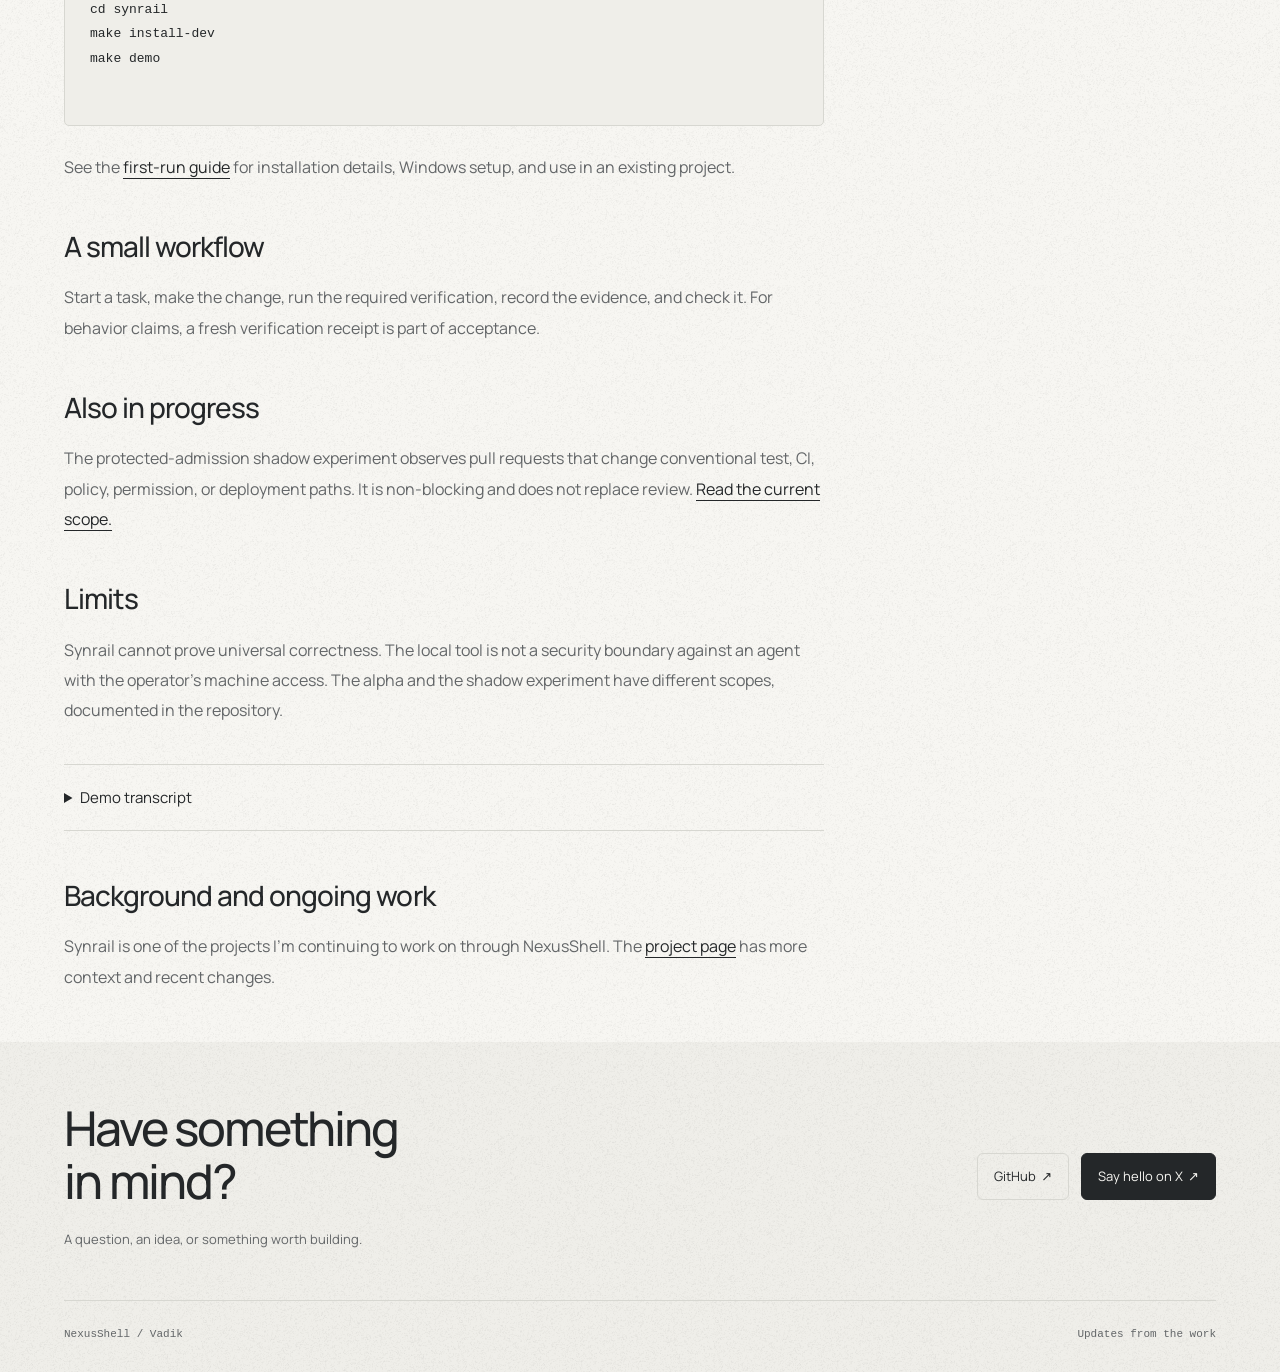
<file: synrail/index.html>
<!doctype html>
<html lang="en"><head><meta charset="utf-8"><meta name="viewport" content="width=device-width, initial-scale=1">
<title>Synrail | Check the evidence behind agent work</title><meta name="description" content="A local acceptance gate for coding agents. Try the false-green demo and read the limits of the current alpha."><link rel="canonical" href="https://nexusshell.dev/synrail/">
<meta name="color-scheme" content="light dark"><meta name="theme-color" content="#f7f6f2" media="(prefers-color-scheme: light)"><meta name="theme-color" content="#141618" media="(prefers-color-scheme: dark)">
<meta property="og:type" content="website"><meta property="og:site_name" content="NexusShell"><meta property="og:title" content="Synrail | Check the evidence behind agent work"><meta property="og:description" content="A local acceptance gate for coding agents. Try the false-green demo and read the limits of the current alpha."><meta property="og:url" content="https://nexusshell.dev/synrail/"><meta property="og:image" content="https://nexusshell.dev/assets/media/nexusshell-preview.jpg"><meta property="og:image:alt" content="NexusShell, the projects and ongoing work of Vadik."><meta name="twitter:card" content="summary_large_image">
<link rel="icon" href="/assets/favicon.svg" type="image/svg+xml"><link rel="preload" href="/assets/fonts/manrope-regular.ttf" as="font" type="font/ttf" crossorigin>
<script>try{const t=localStorage.getItem('nexusshell-theme');if(t==='light'||t==='dark')document.documentElement.dataset.theme=t;}catch(_){}</script>
<link rel="stylesheet" href="/assets/site.css?v=7a53d98d217f"><script defer src="/assets/site.js?v=e8c140962dc2"></script>
<script type="application/ld+json">{"@context": "https://schema.org", "@type": "WebPage", "name": "Synrail | Check the evidence behind agent work", "url": "https://nexusshell.dev/synrail/", "isPartOf": {"@type": "WebSite", "name": "NexusShell", "url": "https://nexusshell.dev/"}}</script>
</head><body class="inner-page"><a class="skip-link" href="#main">Skip to content</a>
<header class="site-header"><div class="wrap header-inner">
<a class="brand" href="/" aria-label="NexusShell home"><span class="brand-mark" aria-hidden="true">n</span>nexusshell</a>
<nav class="primary-nav" aria-label="Main navigation"><a href="/projects/">Projects</a><a href="/about/">About</a><a href="/updates/">Updates</a><a href="https://github.com/USBVadik" class="" rel="noopener noreferrer" target="_blank">GitHub<span class="arrow" aria-hidden="true">↗</span></a></nav>
<label class="sr-only" for="theme">Appearance</label><select class="theme-control" id="theme" data-theme-select hidden><option value="system">System</option><option value="light">Light</option><option value="dark">Dark</option></select>
</div></header><main id="main" class="wrap"><section class="page-intro"><a class="breadcrumb" href="/">NexusShell</a><h1>Synrail</h1><p class="lede">Check the evidence before accepting a coding agent’s work.</p><div class="project-meta"><span class="ongoing">Open-source alpha</span><span>Local CLI</span><span>Python 3.11-3.14</span></div><div class="action-links"><a class="action-link primary" href="#run">Run the demo</a><a href="https://github.com/USBVadik/synrail" class="action-link" rel="noopener noreferrer" target="_blank">GitHub<span class="arrow" aria-hidden="true">↗</span></a></div></section>
<figure id="demo"><div class="hero-media demo"><video controls playsinline preload="none" width="1500" height="760" poster="/assets/media/synrail-demo.png" aria-label="Synrail false-green verification demo"><source src="/assets/media/synrail-demo.mp4" type="video/mp4"><a href="/assets/media/synrail-demo.mp4">Watch the Synrail demo</a></video></div><figcaption>The false-green demo: plausible evidence, a failing check, and a repair. <a href="#demo-transcript">Read the transcript.</a></figcaption></figure>
<div class="case-layout"><article class="prose"><h2 id="why">What it checks</h2><p>A claim that a task is done is different from evidence that the work passed its checks. Synrail binds the task, current patch, and verification result before returning an accepted status.</p><p>Missing, stale, or mismatched proof produces a reason and a bounded next step. Synrail works alongside CI and code review.</p>
<h2 id="run">Try the local demo</h2><p>The standalone demo creates a disposable example. It starts with a real failing test, then shows what changes after the behavior is repaired and verified.</p>
<div class="command"><button class="copy-button" type="button" data-copy hidden>Copy</button><pre><code>git clone https://github.com/USBVadik/synrail
cd synrail
make install-dev
make demo</code></pre><span class="copy-status" role="status" aria-live="polite"></span></div>
<p>See the <a href="https://github.com/USBVadik/synrail/blob/main/docs/core/FIRST_RUN_GUIDE.md">first-run guide</a> for installation details, Windows setup, and use in an existing project.</p>
<h2 id="use">A small workflow</h2><p>Start a task, make the change, run the required verification, record the evidence, and check it. For behavior claims, a fresh verification receipt is part of acceptance.</p>
<h2>Also in progress</h2><p>The protected-admission shadow experiment observes pull requests that change conventional test, CI, policy, permission, or deployment paths. It is non-blocking and does not replace review. <a href="https://github.com/USBVadik/synrail/blob/main/docs/core/PROTECTED_ADMISSION_SHADOW.md">Read the current scope.</a></p>
<h2>Limits</h2><p>Synrail cannot prove universal correctness. The local tool is not a security boundary against an agent with the operator’s machine access. The alpha and the shadow experiment have different scopes, documented in the repository.</p>
<details class="recognition" id="demo-transcript"><summary>Demo transcript</summary><div class="recognition-body"><p>The agent claims the function is fixed and tests pass. Its initial proof is a text search.</p><div class="command"><pre><code>$ synrail verify
Verification unit: FAIL (exit 1)
$ synrail check
Synrail: Status: Verification Failed

# After the behavior is repaired:
$ synrail verify
Verification unit: GREEN
$ synrail check
Synrail: Status: Accepted</code></pre></div><p>The recording is from the <a href="https://github.com/USBVadik/synrail/tree/main/examples/false-green-demo">public demo in the repository</a>.</p></div></details>
<h2 id="transparency">Background and ongoing work</h2><p>Synrail is one of the projects I’m continuing to work on through NexusShell. The <a href="/projects/synrail/">project page</a> has more context and recent changes.</p></article><aside class="case-aside"><h2>Project links</h2><ul><li><a href="https://github.com/USBVadik/synrail" class="" rel="noopener noreferrer" target="_blank">GitHub<span class="arrow" aria-hidden="true">↗</span></a></li><li><a href="https://github.com/USBVadik/synrail/tree/main/examples/false-green-demo" class="" rel="noopener noreferrer" target="_blank">Try the demo<span class="arrow" aria-hidden="true">↗</span></a></li><li><a href="https://github.com/USBVadik/synrail/blob/main/docs/core/FIRST_RUN_GUIDE.md" class="" rel="noopener noreferrer" target="_blank">First-run guide<span class="arrow" aria-hidden="true">↗</span></a></li><li><a href="https://github.com/USBVadik/synrail/blob/main/docs/core/PROTECTED_ADMISSION_SHADOW.md" class="" rel="noopener noreferrer" target="_blank">Shadow-check notes<span class="arrow" aria-hidden="true">↗</span></a></li></ul><p>Feedback on a real agent task is useful. <a href="https://github.com/USBVadik/synrail/issues">Open an issue on GitHub.</a></p></aside></div></main><footer class="site-footer" id="contact"><div class="wrap">
<div class="contact-row"><div><h2>Have something<br>in mind?</h2><p>A question, an idea, or something worth building.</p></div>
<div class="contact-links"><a href="https://github.com/USBVadik" class="" rel="noopener noreferrer" target="_blank">GitHub<span class="arrow" aria-hidden="true">↗</span></a><a href="https://x.com/a_seven_life" class="" rel="noopener noreferrer" target="_blank">Say hello on X<span class="arrow" aria-hidden="true">↗</span></a></div></div>
<div class="footer-bottom"><p>NexusShell <span aria-hidden="true">/</span> Vadik</p><p><a href="/updates/">Updates from the work</a></p></div>
</div></footer></body></html>
</file>
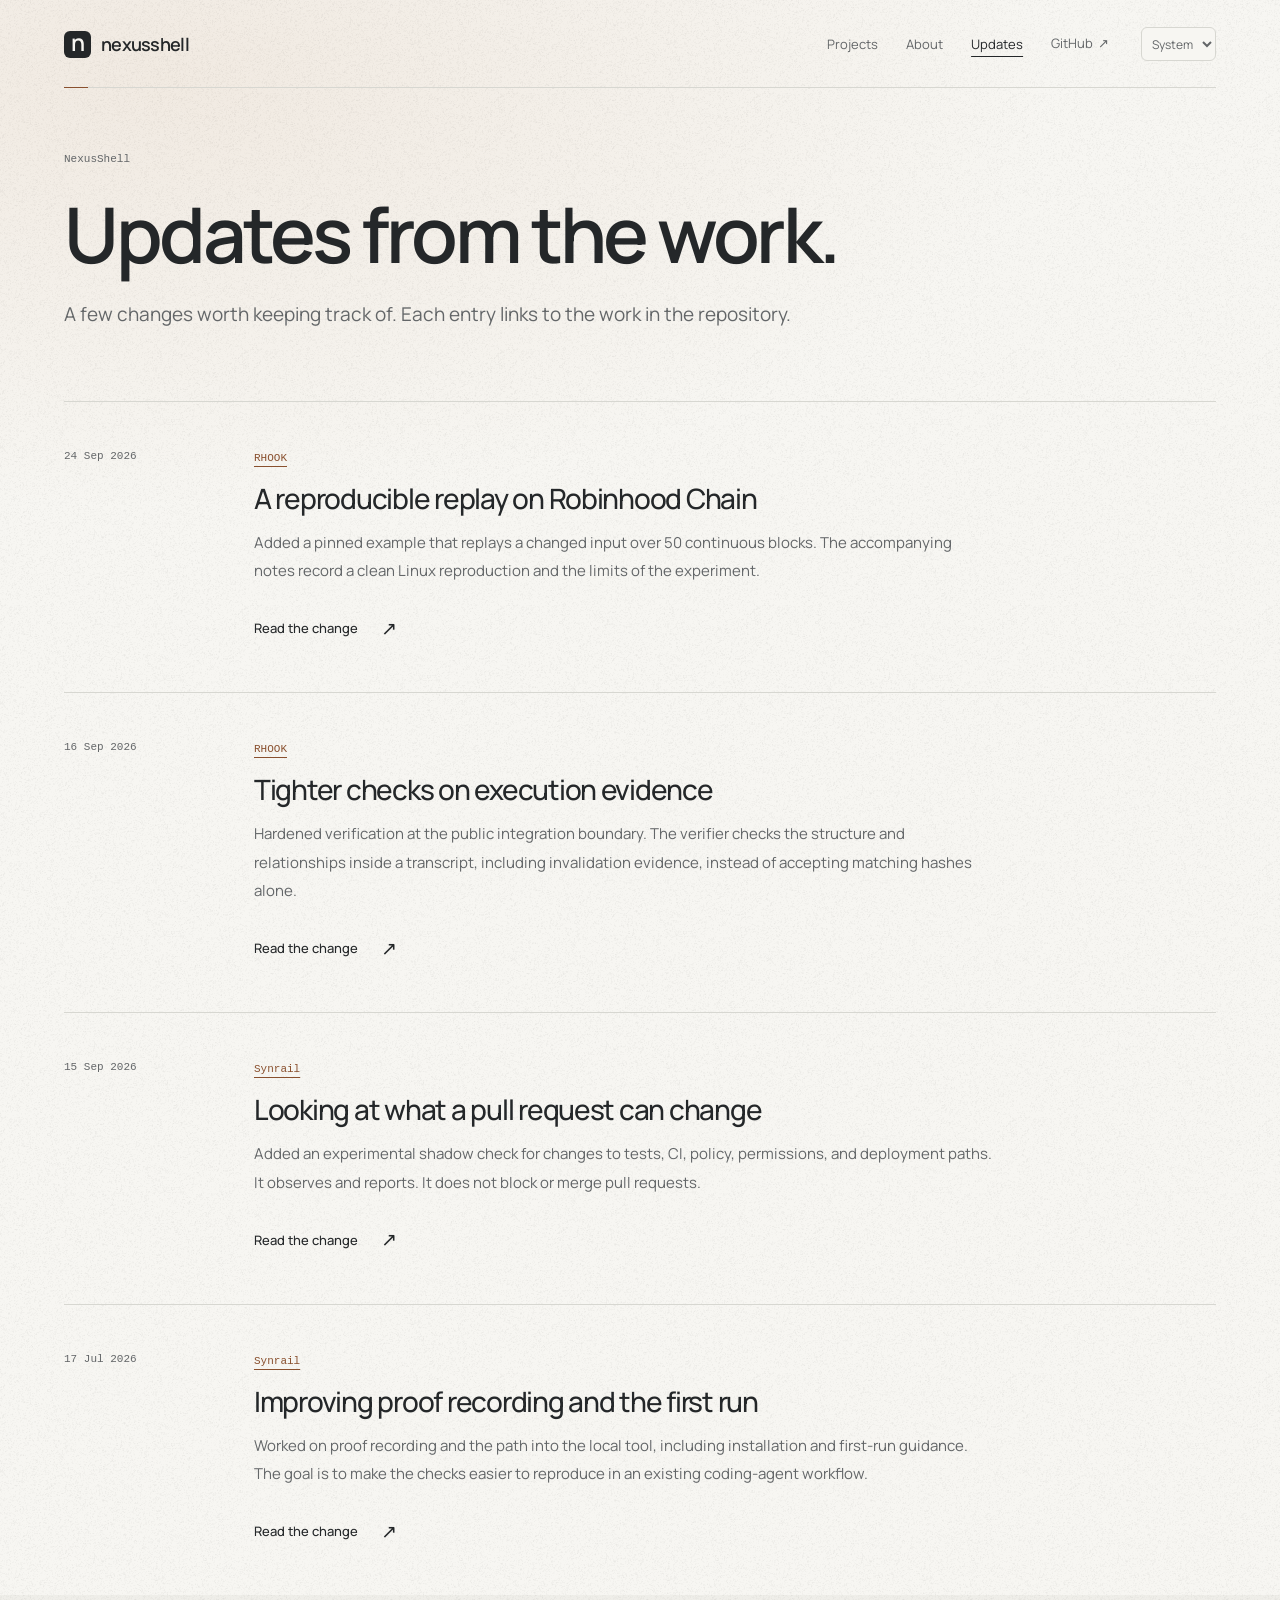
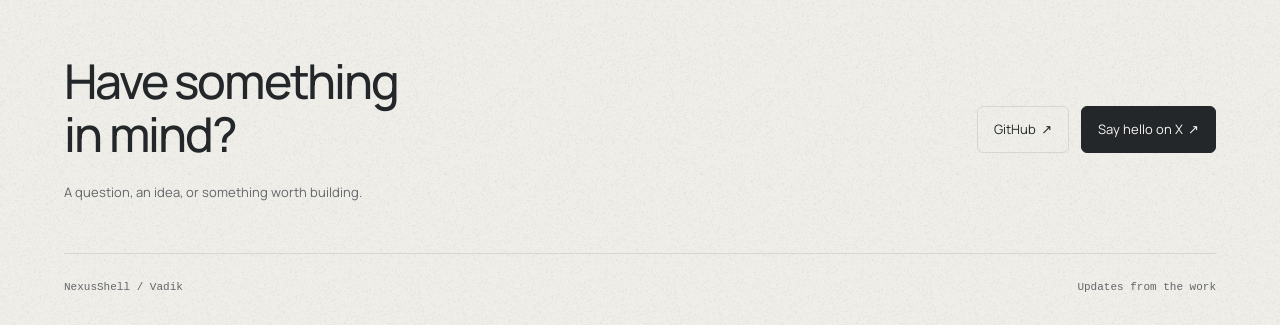
<file: updates/index.html>
<!doctype html>
<html lang="en"><head><meta charset="utf-8"><meta name="viewport" content="width=device-width, initial-scale=1">
<title>Updates | NexusShell</title><meta name="description" content="Development notes from Synrail and RHOOK, with dates and links to the work."><link rel="canonical" href="https://nexusshell.dev/updates/">
<meta name="color-scheme" content="light dark"><meta name="theme-color" content="#f7f6f2" media="(prefers-color-scheme: light)"><meta name="theme-color" content="#141618" media="(prefers-color-scheme: dark)">
<meta property="og:type" content="website"><meta property="og:site_name" content="NexusShell"><meta property="og:title" content="Updates | NexusShell"><meta property="og:description" content="Development notes from Synrail and RHOOK, with dates and links to the work."><meta property="og:url" content="https://nexusshell.dev/updates/"><meta property="og:image" content="https://nexusshell.dev/assets/media/nexusshell-preview.jpg"><meta property="og:image:alt" content="NexusShell, the projects and ongoing work of Vadik."><meta name="twitter:card" content="summary_large_image">
<link rel="icon" href="/assets/favicon.svg" type="image/svg+xml"><link rel="preload" href="/assets/fonts/manrope-regular.ttf" as="font" type="font/ttf" crossorigin>
<script>try{const t=localStorage.getItem('nexusshell-theme');if(t==='light'||t==='dark')document.documentElement.dataset.theme=t;}catch(_){}</script>
<link rel="stylesheet" href="/assets/site.css?v=7a53d98d217f"><script defer src="/assets/site.js?v=e8c140962dc2"></script>
<script type="application/ld+json">{"@context": "https://schema.org", "@type": "WebPage", "name": "Updates | NexusShell", "url": "https://nexusshell.dev/updates/", "isPartOf": {"@type": "WebSite", "name": "NexusShell", "url": "https://nexusshell.dev/"}}</script>
</head><body class="inner-page"><a class="skip-link" href="#main">Skip to content</a>
<header class="site-header"><div class="wrap header-inner">
<a class="brand" href="/" aria-label="NexusShell home"><span class="brand-mark" aria-hidden="true">n</span>nexusshell</a>
<nav class="primary-nav" aria-label="Main navigation"><a href="/projects/">Projects</a><a href="/about/">About</a><a href="/updates/" aria-current="page">Updates</a><a href="https://github.com/USBVadik" class="" rel="noopener noreferrer" target="_blank">GitHub<span class="arrow" aria-hidden="true">↗</span></a></nav>
<label class="sr-only" for="theme">Appearance</label><select class="theme-control" id="theme" data-theme-select hidden><option value="system">System</option><option value="light">Light</option><option value="dark">Dark</option></select>
</div></header><main id="main" class="wrap"><section class="page-intro updates-intro"><a class="breadcrumb" href="/">NexusShell</a><h1>Updates from the work.</h1><p class="lede">A few changes worth keeping track of. Each entry links to the work in the repository.</p></section><article class="update-entry"><time datetime="2026-09-24">24 Sep 2026</time><div><a class="tag" href="/projects/rhook/">RHOOK</a><h2>A reproducible replay on Robinhood Chain</h2><p>Added a pinned example that replays a changed input over 50 continuous blocks. The accompanying notes record a clean Linux reproduction and the limits of the experiment.</p><a href="https://github.com/USBVadik/rhook/commit/c6bf3e397864bb506100917c5b9a1aba6328132b" class="text-link" rel="noopener noreferrer" target="_blank">Read the change<span class="arrow" aria-hidden="true">↗</span></a></div></article><article class="update-entry"><time datetime="2026-09-16">16 Sep 2026</time><div><a class="tag" href="/projects/rhook/">RHOOK</a><h2>Tighter checks on execution evidence</h2><p>Hardened verification at the public integration boundary. The verifier checks the structure and relationships inside a transcript, including invalidation evidence, instead of accepting matching hashes alone.</p><a href="https://github.com/USBVadik/rhook/commit/1e7afa25f3b2aad673938ddcc417dbb8755ca41e" class="text-link" rel="noopener noreferrer" target="_blank">Read the change<span class="arrow" aria-hidden="true">↗</span></a></div></article><article class="update-entry"><time datetime="2026-09-15">15 Sep 2026</time><div><a class="tag" href="/projects/synrail/">Synrail</a><h2>Looking at what a pull request can change</h2><p>Added an experimental shadow check for changes to tests, CI, policy, permissions, and deployment paths. It observes and reports. It does not block or merge pull requests.</p><a href="https://github.com/USBVadik/synrail/commit/6b6536b7911635e24856021be757c1b0ea5fb807" class="text-link" rel="noopener noreferrer" target="_blank">Read the change<span class="arrow" aria-hidden="true">↗</span></a></div></article><article class="update-entry"><time datetime="2026-07-17">17 Jul 2026</time><div><a class="tag" href="/projects/synrail/">Synrail</a><h2>Improving proof recording and the first run</h2><p>Worked on proof recording and the path into the local tool, including installation and first-run guidance. The goal is to make the checks easier to reproduce in an existing coding-agent workflow.</p><a href="https://github.com/USBVadik/synrail/commit/dc870eb6b35985315082f558f30aae70df2e4d84" class="text-link" rel="noopener noreferrer" target="_blank">Read the change<span class="arrow" aria-hidden="true">↗</span></a></div></article></main><footer class="site-footer" id="contact"><div class="wrap">
<div class="contact-row"><div><h2>Have something<br>in mind?</h2><p>A question, an idea, or something worth building.</p></div>
<div class="contact-links"><a href="https://github.com/USBVadik" class="" rel="noopener noreferrer" target="_blank">GitHub<span class="arrow" aria-hidden="true">↗</span></a><a href="https://x.com/a_seven_life" class="" rel="noopener noreferrer" target="_blank">Say hello on X<span class="arrow" aria-hidden="true">↗</span></a></div></div>
<div class="footer-bottom"><p>NexusShell <span aria-hidden="true">/</span> Vadik</p><p><a href="/updates/">Updates from the work</a></p></div>
</div></footer></body></html>
</file>
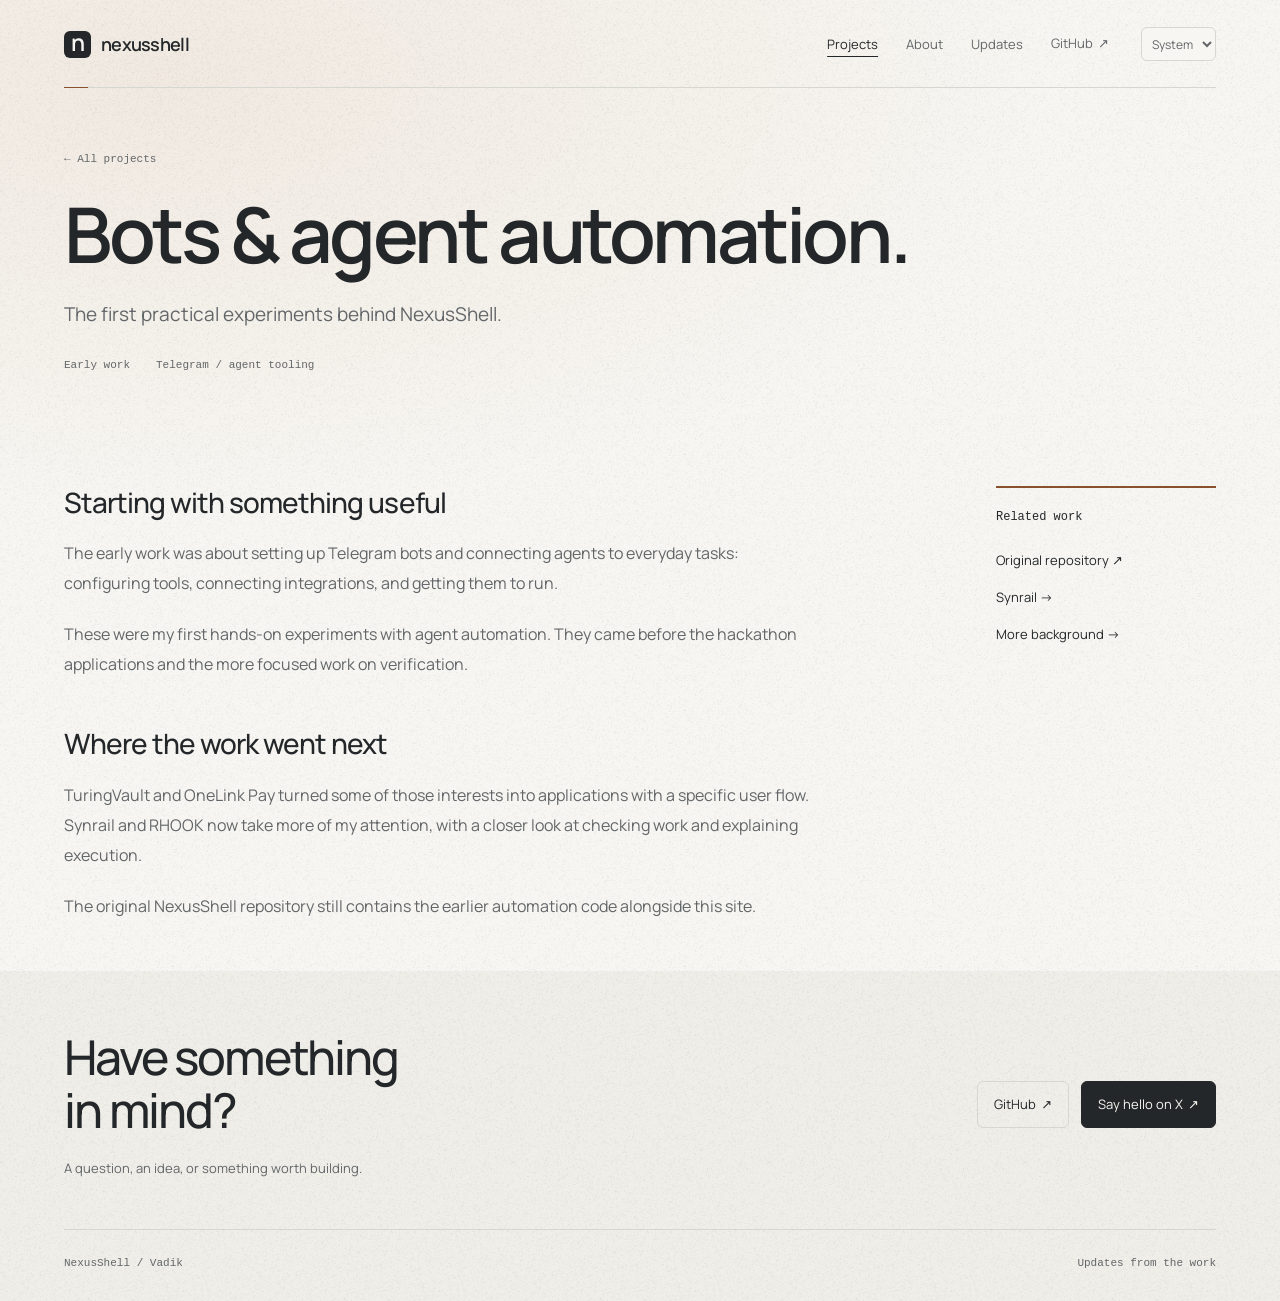
<file: projects/agent-automation/index.html>
<!doctype html>
<html lang="en"><head><meta charset="utf-8"><meta name="viewport" content="width=device-width, initial-scale=1">
<title>Bots &amp; agent automation | NexusShell</title><meta name="description" content="The early Telegram bots and agent automation experiments behind NexusShell."><link rel="canonical" href="https://nexusshell.dev/projects/agent-automation/">
<meta name="color-scheme" content="light dark"><meta name="theme-color" content="#f7f6f2" media="(prefers-color-scheme: light)"><meta name="theme-color" content="#141618" media="(prefers-color-scheme: dark)">
<meta property="og:type" content="website"><meta property="og:site_name" content="NexusShell"><meta property="og:title" content="Bots &amp; agent automation | NexusShell"><meta property="og:description" content="The early Telegram bots and agent automation experiments behind NexusShell."><meta property="og:url" content="https://nexusshell.dev/projects/agent-automation/"><meta property="og:image" content="https://nexusshell.dev/assets/media/nexusshell-preview.jpg"><meta property="og:image:alt" content="NexusShell, the projects and ongoing work of Vadik."><meta name="twitter:card" content="summary_large_image">
<link rel="icon" href="/assets/favicon.svg" type="image/svg+xml"><link rel="preload" href="/assets/fonts/manrope-regular.ttf" as="font" type="font/ttf" crossorigin>
<script>try{const t=localStorage.getItem('nexusshell-theme');if(t==='light'||t==='dark')document.documentElement.dataset.theme=t;}catch(_){}</script>
<link rel="stylesheet" href="/assets/site.css?v=7a53d98d217f"><script defer src="/assets/site.js?v=e8c140962dc2"></script>
<script type="application/ld+json">{"@context": "https://schema.org", "@type": "WebPage", "name": "Bots & agent automation | NexusShell", "url": "https://nexusshell.dev/projects/agent-automation/", "isPartOf": {"@type": "WebSite", "name": "NexusShell", "url": "https://nexusshell.dev/"}}</script>
</head><body class="inner-page"><a class="skip-link" href="#main">Skip to content</a>
<header class="site-header"><div class="wrap header-inner">
<a class="brand" href="/" aria-label="NexusShell home"><span class="brand-mark" aria-hidden="true">n</span>nexusshell</a>
<nav class="primary-nav" aria-label="Main navigation"><a href="/projects/" aria-current="page">Projects</a><a href="/about/">About</a><a href="/updates/">Updates</a><a href="https://github.com/USBVadik" class="" rel="noopener noreferrer" target="_blank">GitHub<span class="arrow" aria-hidden="true">↗</span></a></nav>
<label class="sr-only" for="theme">Appearance</label><select class="theme-control" id="theme" data-theme-select hidden><option value="system">System</option><option value="light">Light</option><option value="dark">Dark</option></select>
</div></header><main id="main" class="wrap"><section class="page-intro"><a class="breadcrumb" href="/projects/">← All projects</a><h1>Bots &amp; agent automation.</h1><p class="lede">The first practical experiments behind NexusShell.</p><div class="project-meta"><span>Early work</span><span>Telegram / agent tooling</span></div></section>
<div class="case-layout"><article class="prose"><h2>Starting with something useful</h2><p>The early work was about setting up Telegram bots and connecting agents to everyday tasks: configuring tools, connecting integrations, and getting them to run.</p><p>These were my first hands-on experiments with agent automation. They came before the hackathon applications and the more focused work on verification.</p><h2>Where the work went next</h2><p>TuringVault and OneLink Pay turned some of those interests into applications with a specific user flow. Synrail and RHOOK now take more of my attention, with a closer look at checking work and explaining execution.</p><p>The original NexusShell repository still contains the earlier automation code alongside this site.</p></article><aside class="case-aside"><h2>Related work</h2><ul><li><a href="https://github.com/USBVadik/NexusShell-Core">Original repository ↗</a></li><li><a href="/projects/synrail/">Synrail →</a></li><li><a href="/about/">More background →</a></li></ul></aside></div></main><footer class="site-footer" id="contact"><div class="wrap">
<div class="contact-row"><div><h2>Have something<br>in mind?</h2><p>A question, an idea, or something worth building.</p></div>
<div class="contact-links"><a href="https://github.com/USBVadik" class="" rel="noopener noreferrer" target="_blank">GitHub<span class="arrow" aria-hidden="true">↗</span></a><a href="https://x.com/a_seven_life" class="" rel="noopener noreferrer" target="_blank">Say hello on X<span class="arrow" aria-hidden="true">↗</span></a></div></div>
<div class="footer-bottom"><p>NexusShell <span aria-hidden="true">/</span> Vadik</p><p><a href="/updates/">Updates from the work</a></p></div>
</div></footer></body></html>
</file>
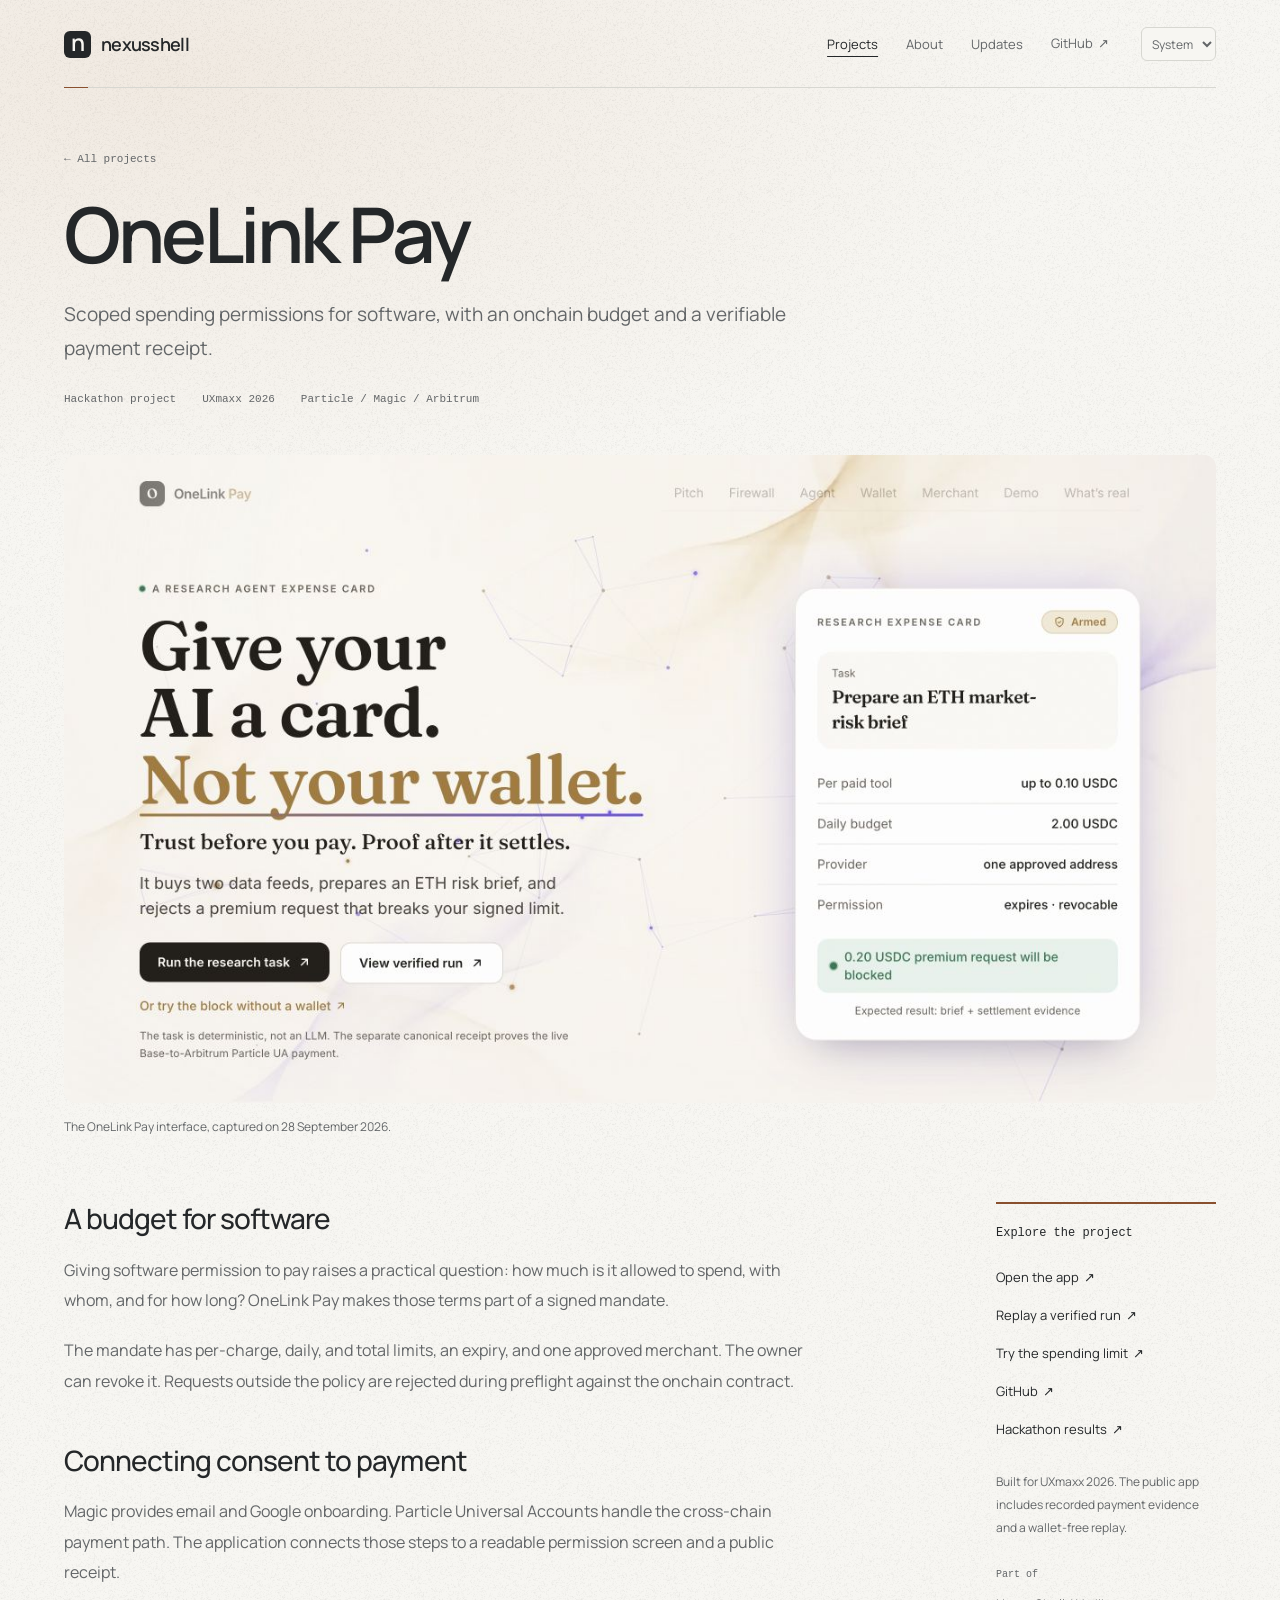
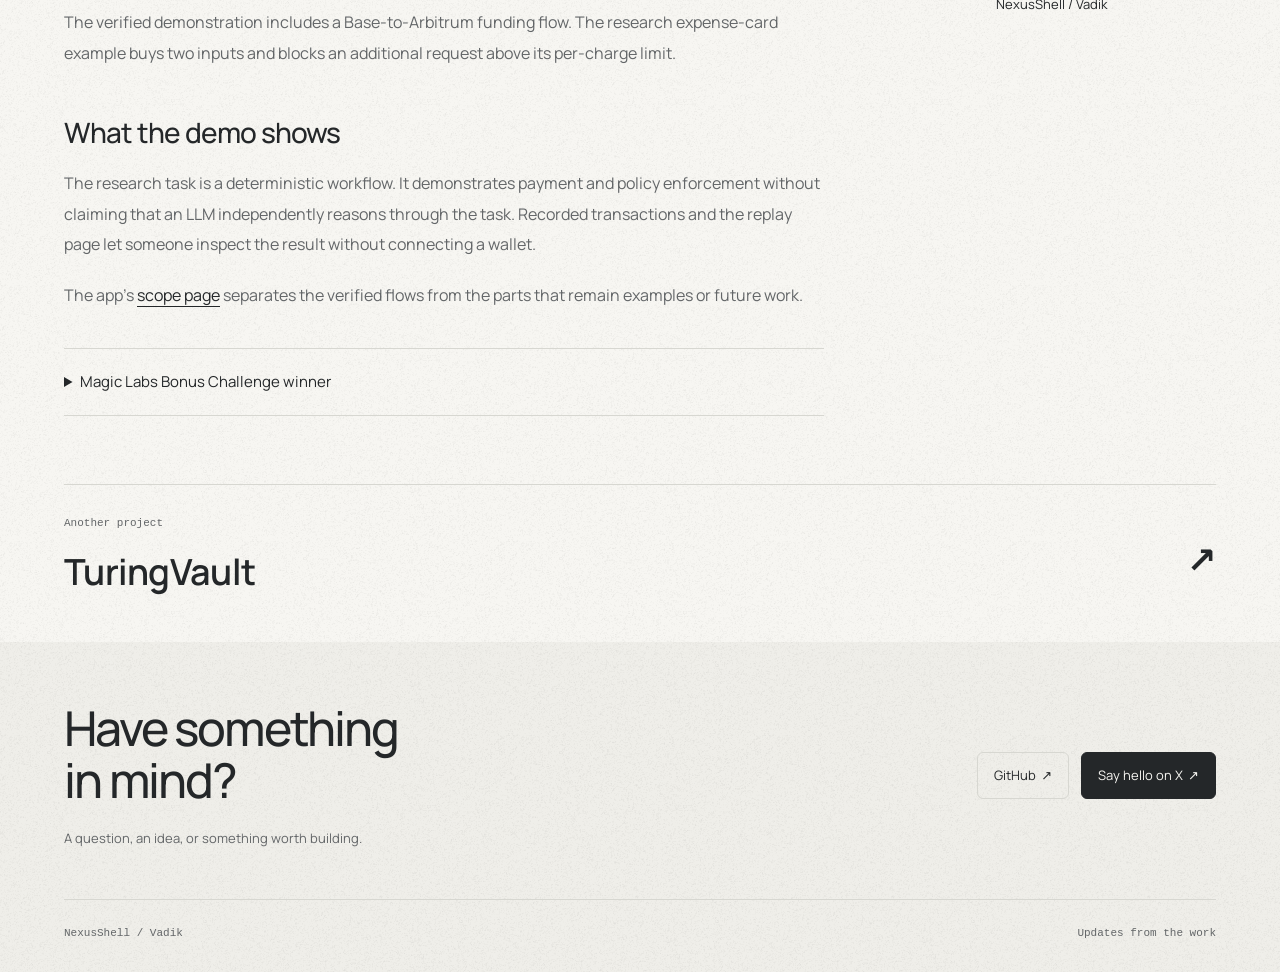
<file: projects/onelink-pay/index.html>
<!doctype html>
<html lang="en"><head><meta charset="utf-8"><meta name="viewport" content="width=device-width, initial-scale=1">
<title>OneLink Pay | NexusShell</title><meta name="description" content="Scoped spending permissions for software, with an onchain budget and a verifiable payment receipt."><link rel="canonical" href="https://nexusshell.dev/projects/onelink-pay/">
<meta name="color-scheme" content="light dark"><meta name="theme-color" content="#f7f6f2" media="(prefers-color-scheme: light)"><meta name="theme-color" content="#141618" media="(prefers-color-scheme: dark)">
<meta property="og:type" content="website"><meta property="og:site_name" content="NexusShell"><meta property="og:title" content="OneLink Pay | NexusShell"><meta property="og:description" content="Scoped spending permissions for software, with an onchain budget and a verifiable payment receipt."><meta property="og:url" content="https://nexusshell.dev/projects/onelink-pay/"><meta property="og:image" content="https://nexusshell.dev/assets/media/nexusshell-preview.jpg"><meta property="og:image:alt" content="NexusShell, the projects and ongoing work of Vadik."><meta name="twitter:card" content="summary_large_image">
<link rel="icon" href="/assets/favicon.svg" type="image/svg+xml"><link rel="preload" href="/assets/fonts/manrope-regular.ttf" as="font" type="font/ttf" crossorigin>
<script>try{const t=localStorage.getItem('nexusshell-theme');if(t==='light'||t==='dark')document.documentElement.dataset.theme=t;}catch(_){}</script>
<link rel="stylesheet" href="/assets/site.css?v=7a53d98d217f"><script defer src="/assets/site.js?v=e8c140962dc2"></script>
<script type="application/ld+json">{"@context": "https://schema.org", "@type": "WebPage", "name": "OneLink Pay | NexusShell", "url": "https://nexusshell.dev/projects/onelink-pay/", "isPartOf": {"@type": "WebSite", "name": "NexusShell", "url": "https://nexusshell.dev/"}}</script>
</head><body class="inner-page"><a class="skip-link" href="#main">Skip to content</a>
<header class="site-header"><div class="wrap header-inner">
<a class="brand" href="/" aria-label="NexusShell home"><span class="brand-mark" aria-hidden="true">n</span>nexusshell</a>
<nav class="primary-nav" aria-label="Main navigation"><a href="/projects/" aria-current="page">Projects</a><a href="/about/">About</a><a href="/updates/">Updates</a><a href="https://github.com/USBVadik" class="" rel="noopener noreferrer" target="_blank">GitHub<span class="arrow" aria-hidden="true">↗</span></a></nav>
<label class="sr-only" for="theme">Appearance</label><select class="theme-control" id="theme" data-theme-select hidden><option value="system">System</option><option value="light">Light</option><option value="dark">Dark</option></select>
</div></header><main id="main" class="wrap"><section class="page-intro"><a class="breadcrumb" href="/projects/">← All projects</a><h1>OneLink Pay</h1><p class="lede">Scoped spending permissions for software, with an onchain budget and a verifiable payment receipt.</p><div class="project-meta"><span class="">Hackathon project</span><span>UXmaxx 2026</span><span>Particle / Magic / Arbitrum</span></div></section>
<figure><div class="hero-media "><img src="/assets/media/onelink-pay-app.jpg" alt="OneLink Pay application interface." width="1280" height="720" loading="lazy"></div><figcaption>The OneLink Pay interface, captured on 28 September 2026.</figcaption></figure>
<div class="case-layout"><article class="prose">
<h2>A budget for software</h2>
<p>Giving software permission to pay raises a practical question: how much is it allowed to spend, with whom, and for how long? OneLink Pay makes those terms part of a signed mandate.</p>
<p>The mandate has per-charge, daily, and total limits, an expiry, and one approved merchant. The owner can revoke it. Requests outside the policy are rejected during preflight against the onchain contract.</p>
<h2>Connecting consent to payment</h2>
<p>Magic provides email and Google onboarding. Particle Universal Accounts handle the cross-chain payment path. The application connects those steps to a readable permission screen and a public receipt.</p>
<p>The verified demonstration includes a Base-to-Arbitrum funding flow. The research expense-card example buys two inputs and blocks an additional request above its per-charge limit.</p>
<h2>What the demo shows</h2>
<p>The research task is a deterministic workflow. It demonstrates payment and policy enforcement without claiming that an LLM independently reasons through the task. Recorded transactions and the replay page let someone inspect the result without connecting a wallet.</p>
<p>The app’s <a href="https://onelink-pay.vercel.app/trust">scope page</a> separates the verified flows from the parts that remain examples or future work.</p>
<details class="recognition"><summary>Magic Labs Bonus Challenge winner</summary><div class="recognition-body"><p>OneLink Pay won the Magic Labs Bonus Challenge at UXmaxx 2026. The official results list a $500 prize. The final event was held on 21 August 2026.</p><p><a href="https://www.encodeclub.com/programmes/uxmaxx-hackathon/" class="" rel="noopener noreferrer" target="_blank">Official results on Encode<span class="arrow" aria-hidden="true">↗</span></a></p><a href="/assets/media/uxmaxx-certificate.png" target="_blank" rel="noopener"><img src="/assets/media/uxmaxx-certificate.png" alt="UXmaxx certificate naming Vadik and OneLink Pay as a winner, August 2026." width="1492" height="1054" loading="lazy"></a><p class="evidence-caption">Certificate issued for OneLink Pay, August 2026. Open the image to view it in full.</p></div></details></article><aside class="case-aside"><h2>Explore the project</h2><ul><li><a href="https://onelink-pay.vercel.app/" class="" rel="noopener noreferrer" target="_blank">Open the app<span class="arrow" aria-hidden="true">↗</span></a></li><li><a href="https://onelink-pay.vercel.app/demo-replay" class="" rel="noopener noreferrer" target="_blank">Replay a verified run<span class="arrow" aria-hidden="true">↗</span></a></li><li><a href="https://onelink-pay.vercel.app/try" class="" rel="noopener noreferrer" target="_blank">Try the spending limit<span class="arrow" aria-hidden="true">↗</span></a></li><li><a href="https://github.com/USBVadik/OLP" class="" rel="noopener noreferrer" target="_blank">GitHub<span class="arrow" aria-hidden="true">↗</span></a></li><li><a href="https://www.encodeclub.com/programmes/uxmaxx-hackathon/" class="" rel="noopener noreferrer" target="_blank">Hackathon results<span class="arrow" aria-hidden="true">↗</span></a></li></ul><p>Built for UXmaxx 2026. The public app includes recorded payment evidence and a wallet-free replay.</p><span class="aside-label">Part of</span><span class="aside-value">NexusShell / Vadik</span></aside></div>
<a class="next-project" href="/projects/turingvault/"><div><small>Another project</small><span>TuringVault</span></div><span aria-hidden="true">↗</span></a></main><footer class="site-footer" id="contact"><div class="wrap">
<div class="contact-row"><div><h2>Have something<br>in mind?</h2><p>A question, an idea, or something worth building.</p></div>
<div class="contact-links"><a href="https://github.com/USBVadik" class="" rel="noopener noreferrer" target="_blank">GitHub<span class="arrow" aria-hidden="true">↗</span></a><a href="https://x.com/a_seven_life" class="" rel="noopener noreferrer" target="_blank">Say hello on X<span class="arrow" aria-hidden="true">↗</span></a></div></div>
<div class="footer-bottom"><p>NexusShell <span aria-hidden="true">/</span> Vadik</p><p><a href="/updates/">Updates from the work</a></p></div>
</div></footer></body></html>
</file>
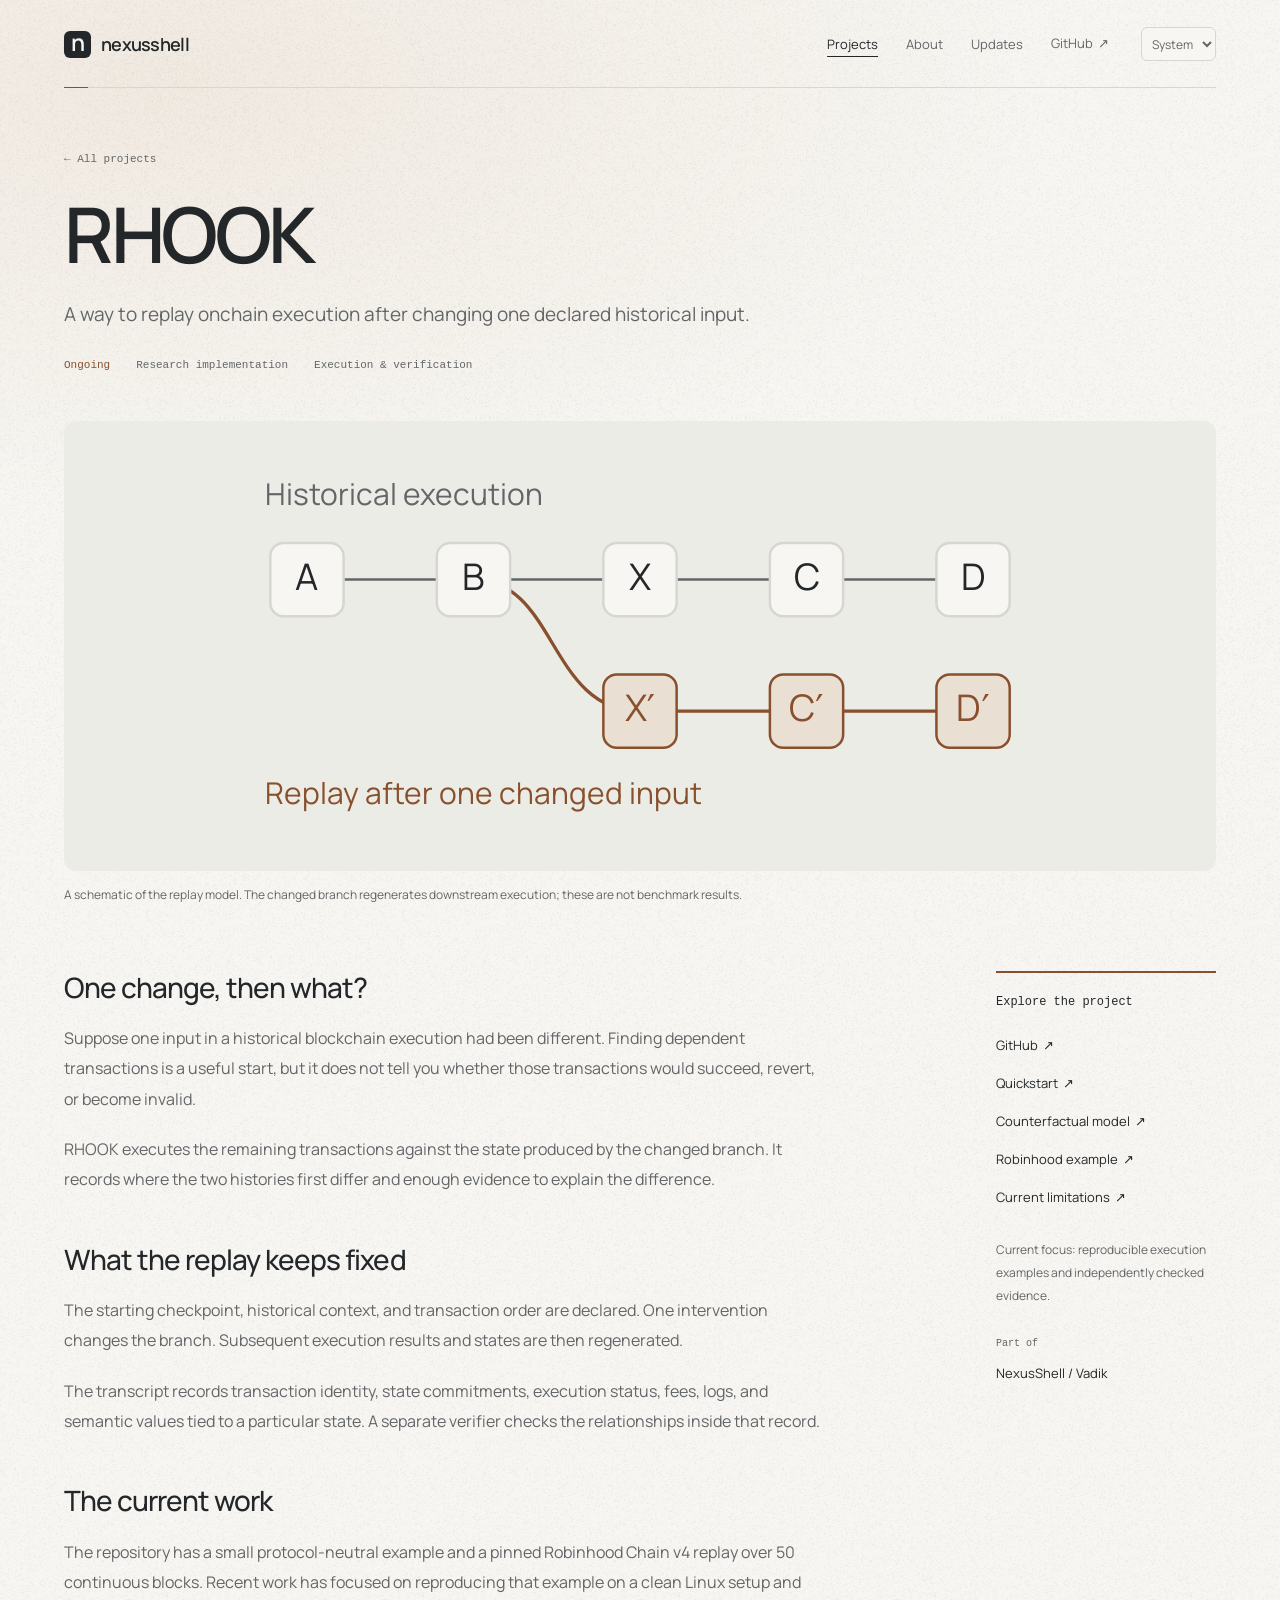
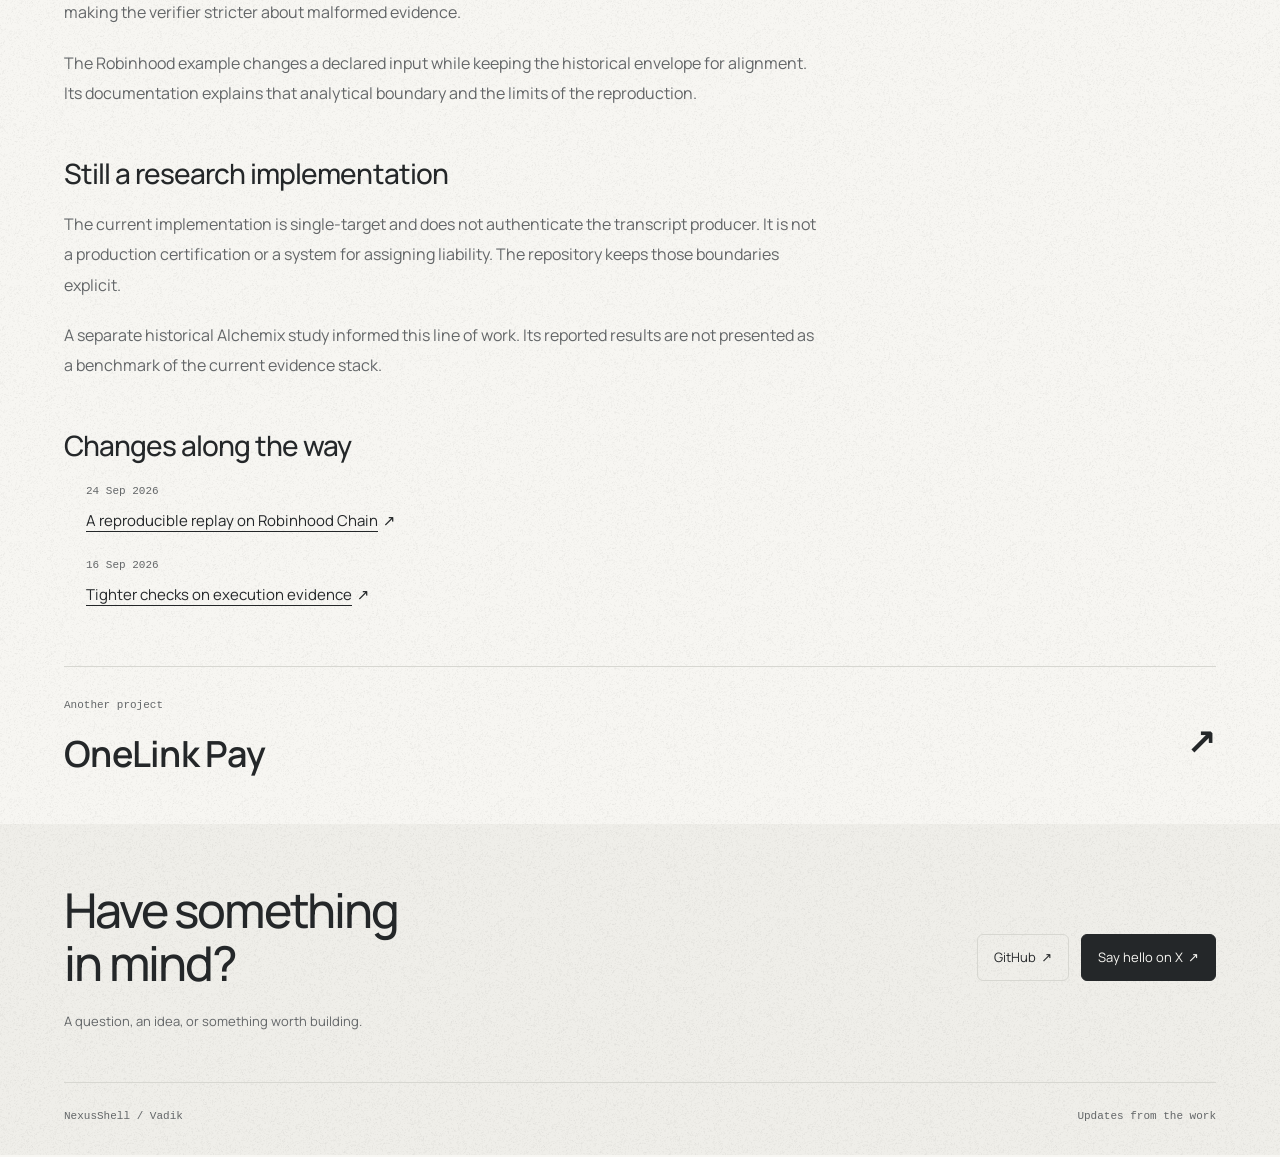
<file: projects/rhook/index.html>
<!doctype html>
<html lang="en"><head><meta charset="utf-8"><meta name="viewport" content="width=device-width, initial-scale=1">
<title>RHOOK | NexusShell</title><meta name="description" content="A way to replay onchain execution after changing one declared historical input."><link rel="canonical" href="https://nexusshell.dev/projects/rhook/">
<meta name="color-scheme" content="light dark"><meta name="theme-color" content="#f7f6f2" media="(prefers-color-scheme: light)"><meta name="theme-color" content="#141618" media="(prefers-color-scheme: dark)">
<meta property="og:type" content="website"><meta property="og:site_name" content="NexusShell"><meta property="og:title" content="RHOOK | NexusShell"><meta property="og:description" content="A way to replay onchain execution after changing one declared historical input."><meta property="og:url" content="https://nexusshell.dev/projects/rhook/"><meta property="og:image" content="https://nexusshell.dev/assets/media/nexusshell-preview.jpg"><meta property="og:image:alt" content="NexusShell, the projects and ongoing work of Vadik."><meta name="twitter:card" content="summary_large_image">
<link rel="icon" href="/assets/favicon.svg" type="image/svg+xml"><link rel="preload" href="/assets/fonts/manrope-regular.ttf" as="font" type="font/ttf" crossorigin>
<script>try{const t=localStorage.getItem('nexusshell-theme');if(t==='light'||t==='dark')document.documentElement.dataset.theme=t;}catch(_){}</script>
<link rel="stylesheet" href="/assets/site.css?v=7a53d98d217f"><script defer src="/assets/site.js?v=e8c140962dc2"></script>
<script type="application/ld+json">{"@context": "https://schema.org", "@type": "WebPage", "name": "RHOOK | NexusShell", "url": "https://nexusshell.dev/projects/rhook/", "isPartOf": {"@type": "WebSite", "name": "NexusShell", "url": "https://nexusshell.dev/"}}</script>
</head><body class="inner-page"><a class="skip-link" href="#main">Skip to content</a>
<header class="site-header"><div class="wrap header-inner">
<a class="brand" href="/" aria-label="NexusShell home"><span class="brand-mark" aria-hidden="true">n</span>nexusshell</a>
<nav class="primary-nav" aria-label="Main navigation"><a href="/projects/" aria-current="page">Projects</a><a href="/about/">About</a><a href="/updates/">Updates</a><a href="https://github.com/USBVadik" class="" rel="noopener noreferrer" target="_blank">GitHub<span class="arrow" aria-hidden="true">↗</span></a></nav>
<label class="sr-only" for="theme">Appearance</label><select class="theme-control" id="theme" data-theme-select hidden><option value="system">System</option><option value="light">Light</option><option value="dark">Dark</option></select>
</div></header><main id="main" class="wrap"><section class="page-intro"><a class="breadcrumb" href="/projects/">← All projects</a><h1>RHOOK</h1><p class="lede">A way to replay onchain execution after changing one declared historical input.</p><div class="project-meta"><span class="ongoing">Ongoing</span><span>Research implementation</span><span>Execution & verification</span></div></section>
<figure><div class="hero-media "><div class="branch-figure"><svg viewBox="0 0 490 220" role="img" aria-label="RHOOK replay model: an original branch A, B, X, C, D is compared with a branch where X is changed and C and D are recomputed.">
<text class="label" x="20" y="25">Historical execution</text><text class="label accent-text" x="20" y="205">Replay after one changed input</text>
<path class="track" d="M45 70H445"/><path class="changed-track" d="M145 70C195 70 190 149 245 149H445"/>
<rect class="node" x="23" y="48" width="44" height="44" rx="8"/><text x="45" y="76" text-anchor="middle">A</text>
<rect class="node" x="123" y="48" width="44" height="44" rx="8"/><text x="145" y="76" text-anchor="middle">B</text>
<rect class="node" x="223" y="48" width="44" height="44" rx="8"/><text x="245" y="76" text-anchor="middle">X</text>
<rect class="node" x="323" y="48" width="44" height="44" rx="8"/><text x="345" y="76" text-anchor="middle">C</text>
<rect class="node" x="423" y="48" width="44" height="44" rx="8"/><text x="445" y="76" text-anchor="middle">D</text>
<rect class="changed-node" x="223" y="127" width="44" height="44" rx="8"/><text class="accent-text" x="245" y="155" text-anchor="middle">X′</text>
<rect class="changed-node" x="323" y="127" width="44" height="44" rx="8"/><text class="accent-text" x="345" y="155" text-anchor="middle">C′</text>
<rect class="changed-node" x="423" y="127" width="44" height="44" rx="8"/><text class="accent-text" x="445" y="155" text-anchor="middle">D′</text>
</svg></div></div><figcaption>A schematic of the replay model. The changed branch regenerates downstream execution; these are not benchmark results.</figcaption></figure>
<div class="case-layout"><article class="prose">
<h2>One change, then what?</h2>
<p>Suppose one input in a historical blockchain execution had been different. Finding dependent transactions is a useful start, but it does not tell you whether those transactions would succeed, revert, or become invalid.</p>
<p>RHOOK executes the remaining transactions against the state produced by the changed branch. It records where the two histories first differ and enough evidence to explain the difference.</p>
<h2>What the replay keeps fixed</h2>
<p>The starting checkpoint, historical context, and transaction order are declared. One intervention changes the branch. Subsequent execution results and states are then regenerated.</p>
<p>The transcript records transaction identity, state commitments, execution status, fees, logs, and semantic values tied to a particular state. A separate verifier checks the relationships inside that record.</p>
<h2>The current work</h2>
<p>The repository has a small protocol-neutral example and a pinned Robinhood Chain v4 replay over 50 continuous blocks. Recent work has focused on reproducing that example on a clean Linux setup and making the verifier stricter about malformed evidence.</p>
<p>The Robinhood example changes a declared input while keeping the historical envelope for alignment. Its documentation explains that analytical boundary and the limits of the reproduction.</p>
<h2>Still a research implementation</h2>
<p>The current implementation is single-target and does not authenticate the transcript producer. It is not a production certification or a system for assigning liability. The repository keeps those boundaries explicit.</p>
<p>A separate historical Alchemix study informed this line of work. Its reported results are not presented as a benchmark of the current evidence stack.</p>
<h2>Changes along the way</h2><ul class="case-updates"><li><time datetime="2026-09-24">24 Sep 2026</time><a href="https://github.com/USBVadik/rhook/commit/c6bf3e397864bb506100917c5b9a1aba6328132b" class="" rel="noopener noreferrer" target="_blank">A reproducible replay on Robinhood Chain<span class="arrow" aria-hidden="true">↗</span></a></li><li><time datetime="2026-09-16">16 Sep 2026</time><a href="https://github.com/USBVadik/rhook/commit/1e7afa25f3b2aad673938ddcc417dbb8755ca41e" class="" rel="noopener noreferrer" target="_blank">Tighter checks on execution evidence<span class="arrow" aria-hidden="true">↗</span></a></li></ul></article><aside class="case-aside"><h2>Explore the project</h2><ul><li><a href="https://github.com/USBVadik/rhook" class="" rel="noopener noreferrer" target="_blank">GitHub<span class="arrow" aria-hidden="true">↗</span></a></li><li><a href="https://github.com/USBVadik/rhook/blob/main/QUICKSTART.md" class="" rel="noopener noreferrer" target="_blank">Quickstart<span class="arrow" aria-hidden="true">↗</span></a></li><li><a href="https://github.com/USBVadik/rhook/blob/main/docs/counterfactual-model.md" class="" rel="noopener noreferrer" target="_blank">Counterfactual model<span class="arrow" aria-hidden="true">↗</span></a></li><li><a href="https://github.com/USBVadik/rhook/tree/main/examples/robinhood-v4" class="" rel="noopener noreferrer" target="_blank">Robinhood example<span class="arrow" aria-hidden="true">↗</span></a></li><li><a href="https://github.com/USBVadik/rhook/blob/main/docs/limitations.md" class="" rel="noopener noreferrer" target="_blank">Current limitations<span class="arrow" aria-hidden="true">↗</span></a></li></ul><p>Current focus: reproducible execution examples and independently checked evidence.</p><span class="aside-label">Part of</span><span class="aside-value">NexusShell / Vadik</span></aside></div>
<a class="next-project" href="/projects/onelink-pay/"><div><small>Another project</small><span>OneLink Pay</span></div><span aria-hidden="true">↗</span></a></main><footer class="site-footer" id="contact"><div class="wrap">
<div class="contact-row"><div><h2>Have something<br>in mind?</h2><p>A question, an idea, or something worth building.</p></div>
<div class="contact-links"><a href="https://github.com/USBVadik" class="" rel="noopener noreferrer" target="_blank">GitHub<span class="arrow" aria-hidden="true">↗</span></a><a href="https://x.com/a_seven_life" class="" rel="noopener noreferrer" target="_blank">Say hello on X<span class="arrow" aria-hidden="true">↗</span></a></div></div>
<div class="footer-bottom"><p>NexusShell <span aria-hidden="true">/</span> Vadik</p><p><a href="/updates/">Updates from the work</a></p></div>
</div></footer></body></html>
</file>
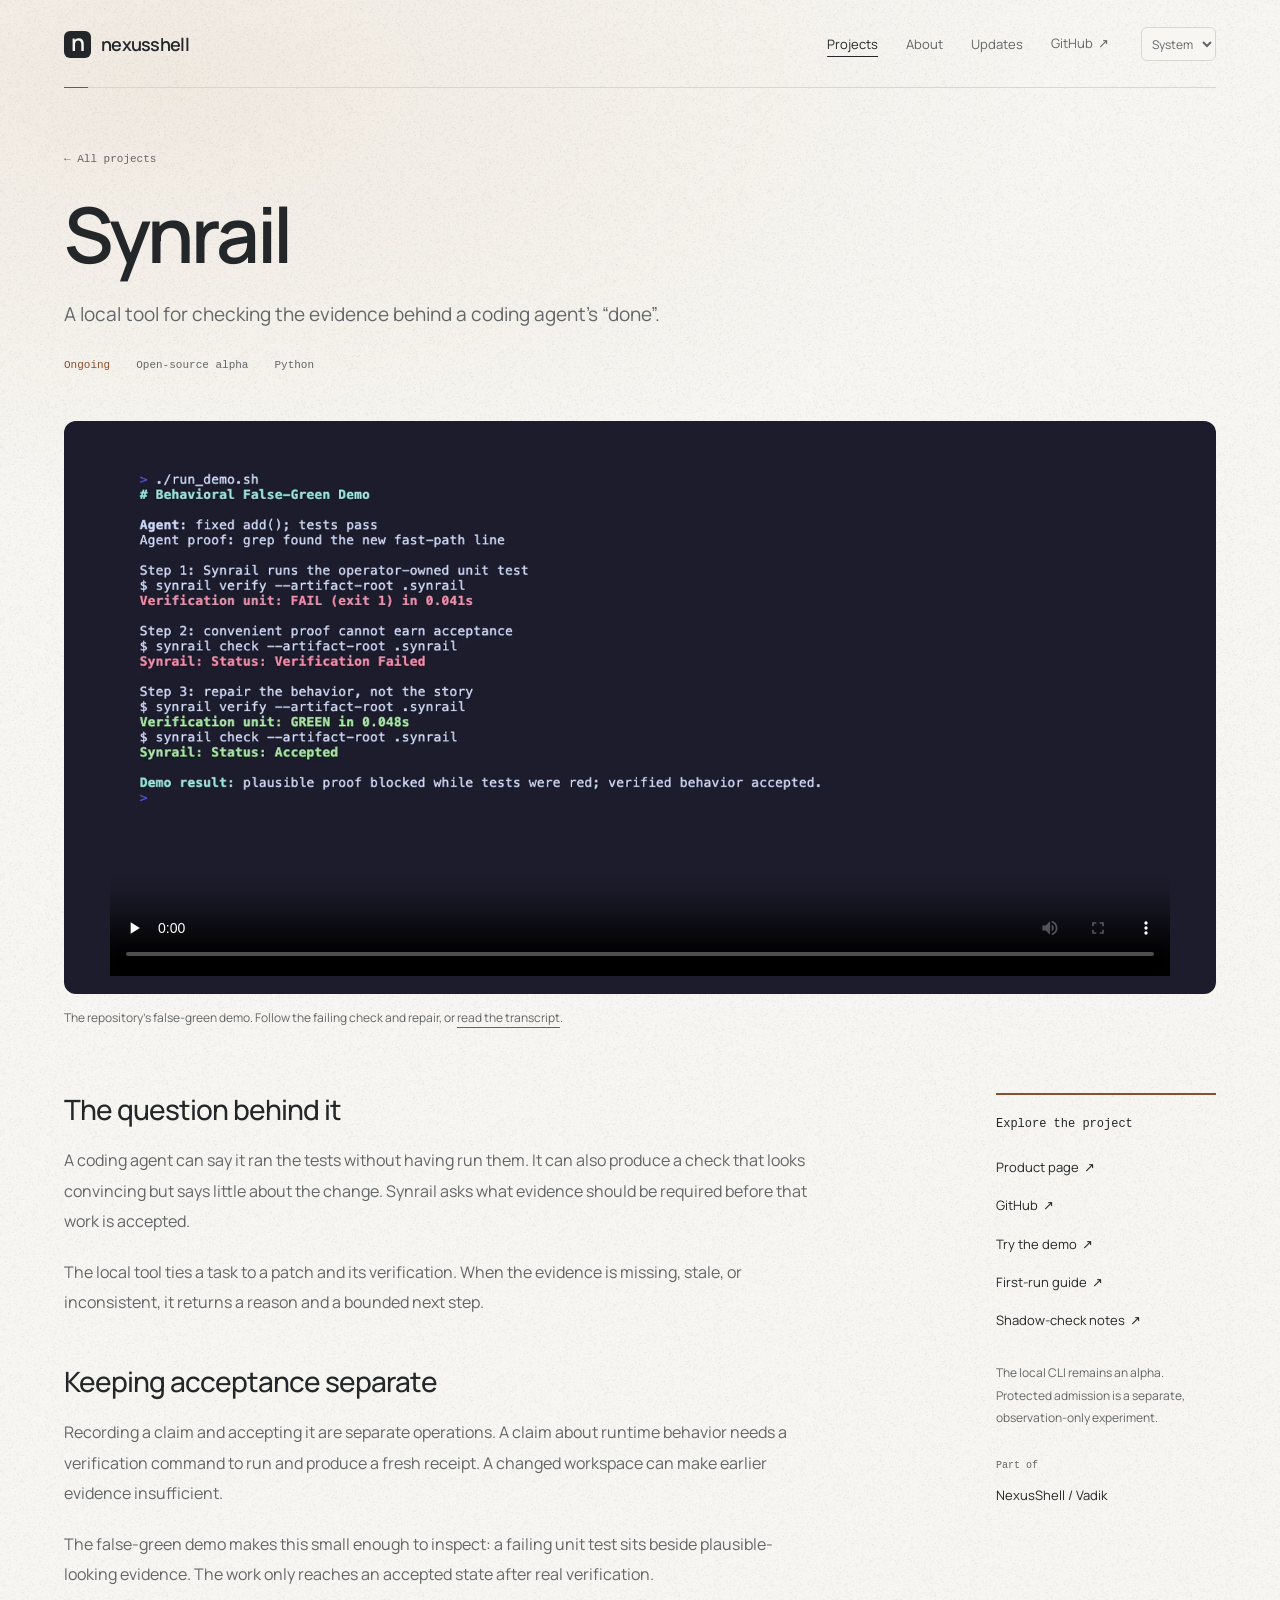
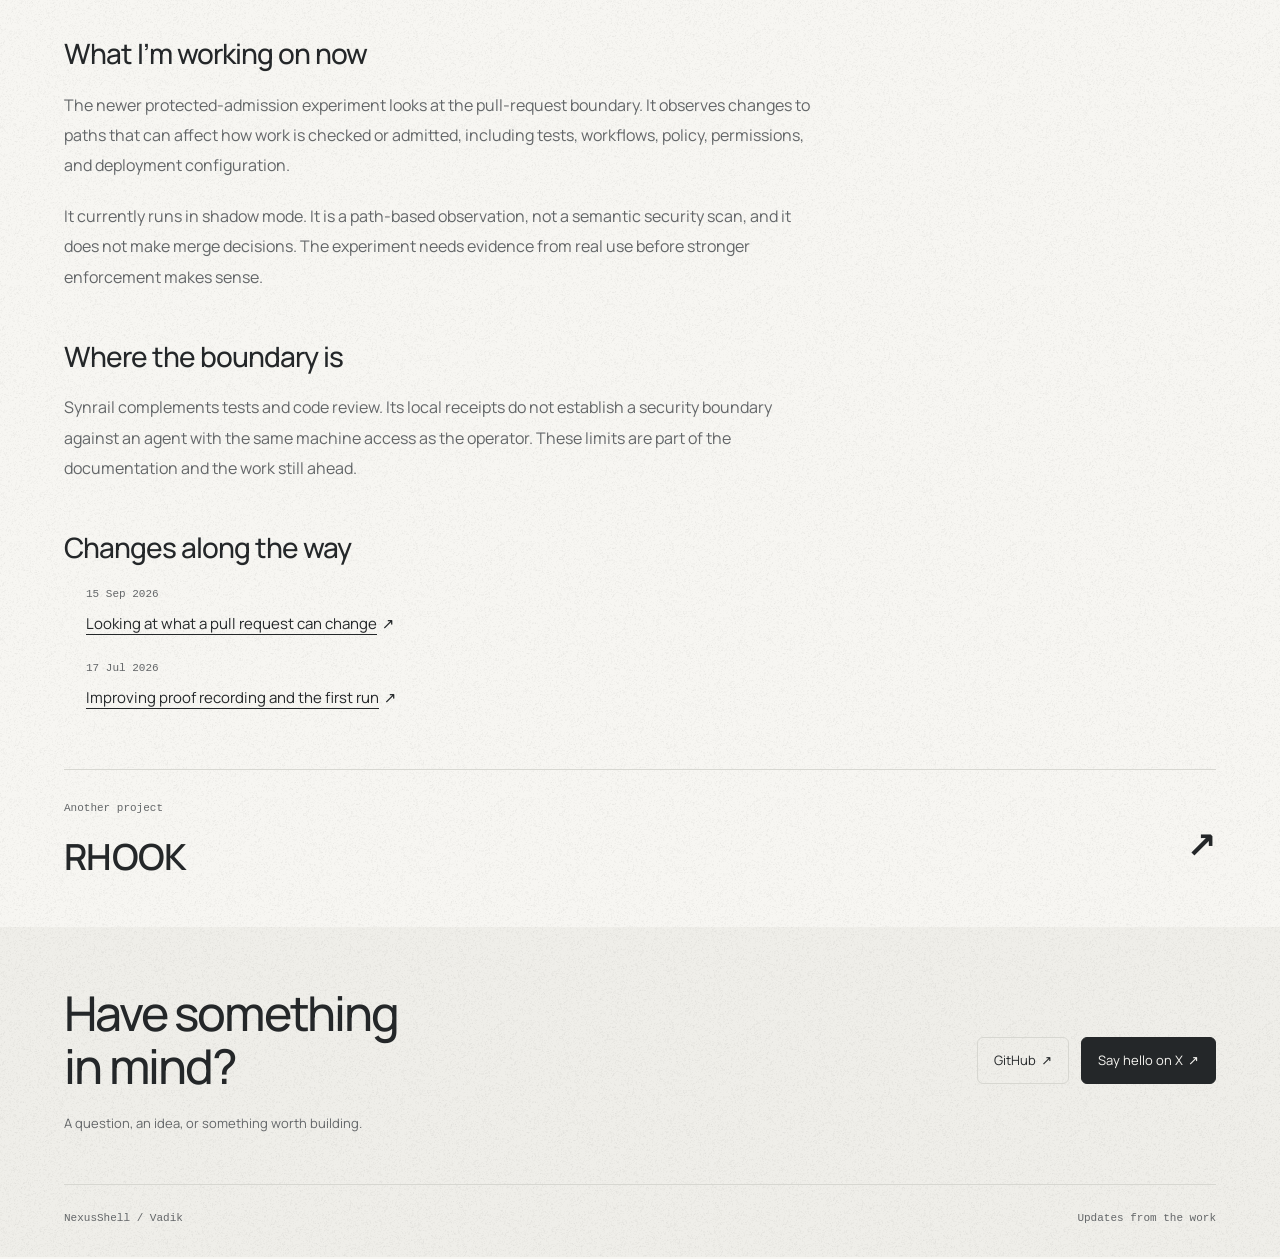
<file: projects/synrail/index.html>
<!doctype html>
<html lang="en"><head><meta charset="utf-8"><meta name="viewport" content="width=device-width, initial-scale=1">
<title>Synrail | NexusShell</title><meta name="description" content="A local tool for checking the evidence behind a coding agent’s “done”."><link rel="canonical" href="https://nexusshell.dev/projects/synrail/">
<meta name="color-scheme" content="light dark"><meta name="theme-color" content="#f7f6f2" media="(prefers-color-scheme: light)"><meta name="theme-color" content="#141618" media="(prefers-color-scheme: dark)">
<meta property="og:type" content="website"><meta property="og:site_name" content="NexusShell"><meta property="og:title" content="Synrail | NexusShell"><meta property="og:description" content="A local tool for checking the evidence behind a coding agent’s “done”."><meta property="og:url" content="https://nexusshell.dev/projects/synrail/"><meta property="og:image" content="https://nexusshell.dev/assets/media/nexusshell-preview.jpg"><meta property="og:image:alt" content="NexusShell, the projects and ongoing work of Vadik."><meta name="twitter:card" content="summary_large_image">
<link rel="icon" href="/assets/favicon.svg" type="image/svg+xml"><link rel="preload" href="/assets/fonts/manrope-regular.ttf" as="font" type="font/ttf" crossorigin>
<script>try{const t=localStorage.getItem('nexusshell-theme');if(t==='light'||t==='dark')document.documentElement.dataset.theme=t;}catch(_){}</script>
<link rel="stylesheet" href="/assets/site.css?v=7a53d98d217f"><script defer src="/assets/site.js?v=e8c140962dc2"></script>
<script type="application/ld+json">{"@context": "https://schema.org", "@type": "WebPage", "name": "Synrail | NexusShell", "url": "https://nexusshell.dev/projects/synrail/", "isPartOf": {"@type": "WebSite", "name": "NexusShell", "url": "https://nexusshell.dev/"}}</script>
</head><body class="inner-page"><a class="skip-link" href="#main">Skip to content</a>
<header class="site-header"><div class="wrap header-inner">
<a class="brand" href="/" aria-label="NexusShell home"><span class="brand-mark" aria-hidden="true">n</span>nexusshell</a>
<nav class="primary-nav" aria-label="Main navigation"><a href="/projects/" aria-current="page">Projects</a><a href="/about/">About</a><a href="/updates/">Updates</a><a href="https://github.com/USBVadik" class="" rel="noopener noreferrer" target="_blank">GitHub<span class="arrow" aria-hidden="true">↗</span></a></nav>
<label class="sr-only" for="theme">Appearance</label><select class="theme-control" id="theme" data-theme-select hidden><option value="system">System</option><option value="light">Light</option><option value="dark">Dark</option></select>
</div></header><main id="main" class="wrap"><section class="page-intro"><a class="breadcrumb" href="/projects/">← All projects</a><h1>Synrail</h1><p class="lede">A local tool for checking the evidence behind a coding agent’s “done”.</p><div class="project-meta"><span class="ongoing">Ongoing</span><span>Open-source alpha</span><span>Python</span></div></section>
<figure><div class="hero-media demo"><video controls playsinline preload="none" width="1500" height="760" poster="/assets/media/synrail-demo.png" aria-label="Synrail false-green verification demo"><source src="/assets/media/synrail-demo.mp4" type="video/mp4"><a href="/assets/media/synrail-demo.mp4">Watch the Synrail demo</a></video></div><figcaption>The repository’s false-green demo. Follow the failing check and repair, or <a href="/synrail/#demo-transcript">read the transcript</a>.</figcaption></figure>
<div class="case-layout"><article class="prose">
<h2>The question behind it</h2>
<p>A coding agent can say it ran the tests without having run them. It can also produce a check that looks convincing but says little about the change. Synrail asks what evidence should be required before that work is accepted.</p>
<p>The local tool ties a task to a patch and its verification. When the evidence is missing, stale, or inconsistent, it returns a reason and a bounded next step.</p>
<h2>Keeping acceptance separate</h2>
<p>Recording a claim and accepting it are separate operations. A claim about runtime behavior needs a verification command to run and produce a fresh receipt. A changed workspace can make earlier evidence insufficient.</p>
<p>The false-green demo makes this small enough to inspect: a failing unit test sits beside plausible-looking evidence. The work only reaches an accepted state after real verification.</p>
<h2>What I’m working on now</h2>
<p>The newer protected-admission experiment looks at the pull-request boundary. It observes changes to paths that can affect how work is checked or admitted, including tests, workflows, policy, permissions, and deployment configuration.</p>
<p>It currently runs in shadow mode. It is a path-based observation, not a semantic security scan, and it does not make merge decisions. The experiment needs evidence from real use before stronger enforcement makes sense.</p>
<h2>Where the boundary is</h2>
<p>Synrail complements tests and code review. Its local receipts do not establish a security boundary against an agent with the same machine access as the operator. These limits are part of the documentation and the work still ahead.</p>
<h2>Changes along the way</h2><ul class="case-updates"><li><time datetime="2026-09-15">15 Sep 2026</time><a href="https://github.com/USBVadik/synrail/commit/6b6536b7911635e24856021be757c1b0ea5fb807" class="" rel="noopener noreferrer" target="_blank">Looking at what a pull request can change<span class="arrow" aria-hidden="true">↗</span></a></li><li><time datetime="2026-07-17">17 Jul 2026</time><a href="https://github.com/USBVadik/synrail/commit/dc870eb6b35985315082f558f30aae70df2e4d84" class="" rel="noopener noreferrer" target="_blank">Improving proof recording and the first run<span class="arrow" aria-hidden="true">↗</span></a></li></ul></article><aside class="case-aside"><h2>Explore the project</h2><ul><li><a href="/synrail/" class="">Product page<span class="arrow" aria-hidden="true">↗</span></a></li><li><a href="https://github.com/USBVadik/synrail" class="" rel="noopener noreferrer" target="_blank">GitHub<span class="arrow" aria-hidden="true">↗</span></a></li><li><a href="https://github.com/USBVadik/synrail/tree/main/examples/false-green-demo" class="" rel="noopener noreferrer" target="_blank">Try the demo<span class="arrow" aria-hidden="true">↗</span></a></li><li><a href="https://github.com/USBVadik/synrail/blob/main/docs/core/FIRST_RUN_GUIDE.md" class="" rel="noopener noreferrer" target="_blank">First-run guide<span class="arrow" aria-hidden="true">↗</span></a></li><li><a href="https://github.com/USBVadik/synrail/blob/main/docs/core/PROTECTED_ADMISSION_SHADOW.md" class="" rel="noopener noreferrer" target="_blank">Shadow-check notes<span class="arrow" aria-hidden="true">↗</span></a></li></ul><p>The local CLI remains an alpha. Protected admission is a separate, observation-only experiment.</p><span class="aside-label">Part of</span><span class="aside-value">NexusShell / Vadik</span></aside></div>
<a class="next-project" href="/projects/rhook/"><div><small>Another project</small><span>RHOOK</span></div><span aria-hidden="true">↗</span></a></main><footer class="site-footer" id="contact"><div class="wrap">
<div class="contact-row"><div><h2>Have something<br>in mind?</h2><p>A question, an idea, or something worth building.</p></div>
<div class="contact-links"><a href="https://github.com/USBVadik" class="" rel="noopener noreferrer" target="_blank">GitHub<span class="arrow" aria-hidden="true">↗</span></a><a href="https://x.com/a_seven_life" class="" rel="noopener noreferrer" target="_blank">Say hello on X<span class="arrow" aria-hidden="true">↗</span></a></div></div>
<div class="footer-bottom"><p>NexusShell <span aria-hidden="true">/</span> Vadik</p><p><a href="/updates/">Updates from the work</a></p></div>
</div></footer></body></html>
</file>
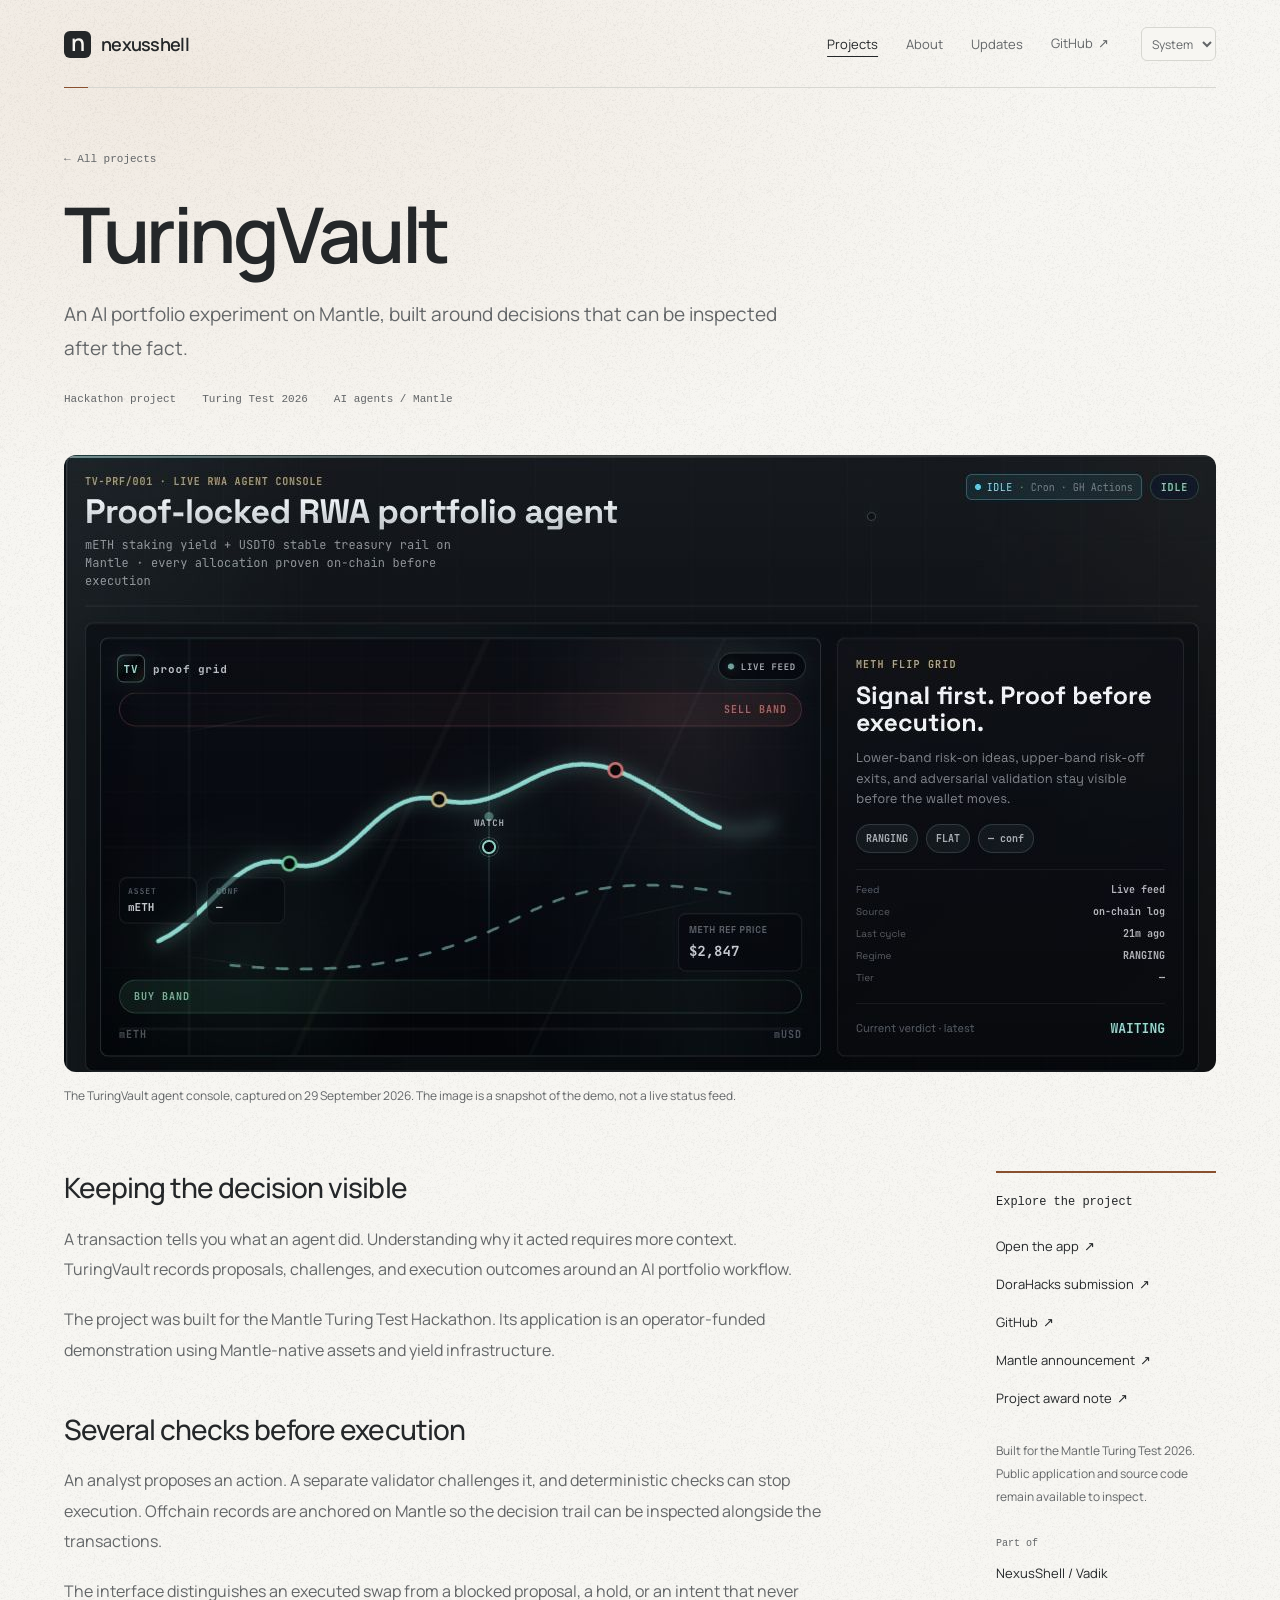
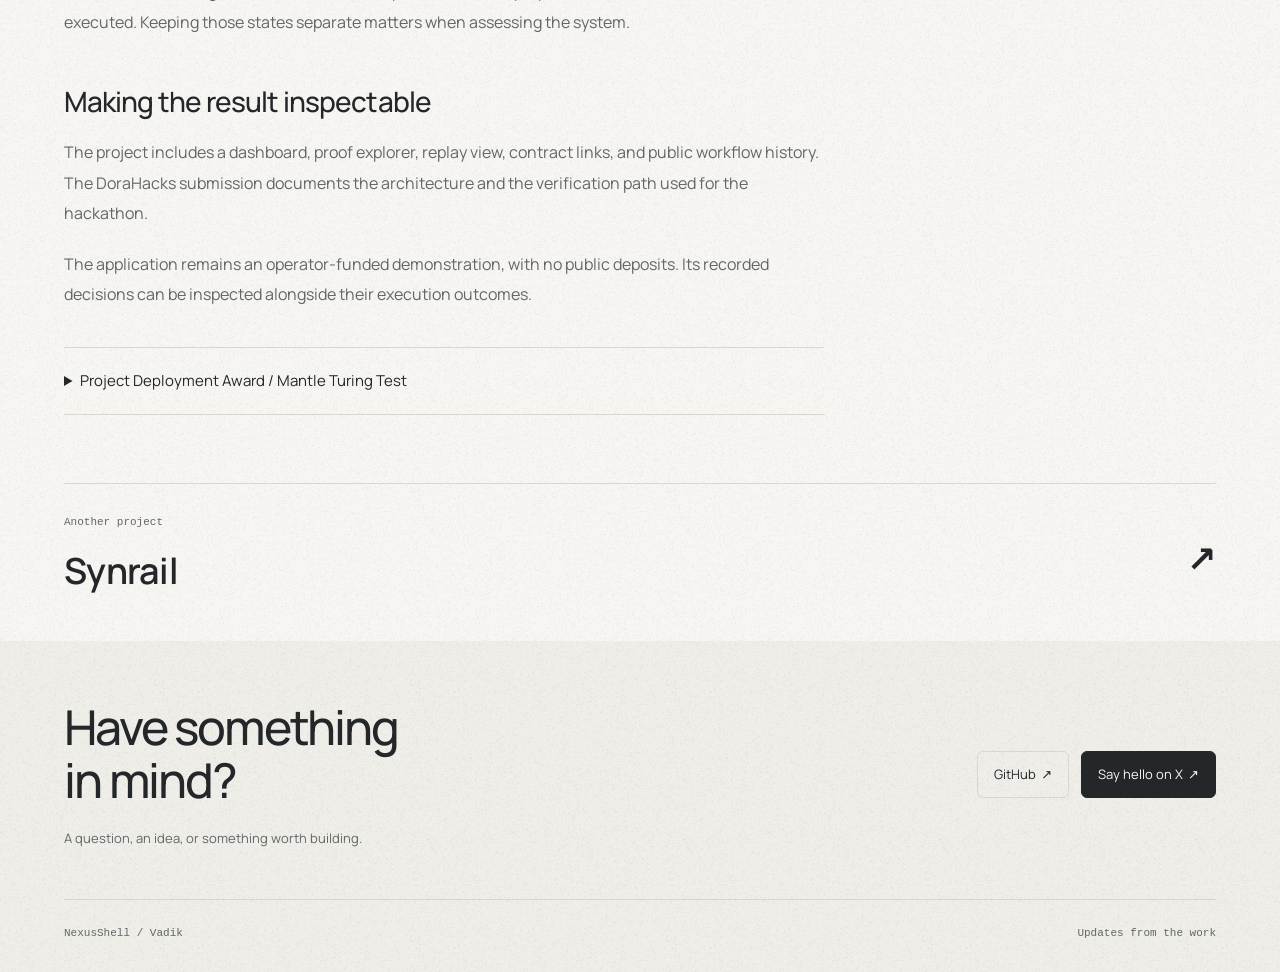
<file: projects/turingvault/index.html>
<!doctype html>
<html lang="en"><head><meta charset="utf-8"><meta name="viewport" content="width=device-width, initial-scale=1">
<title>TuringVault | NexusShell</title><meta name="description" content="An AI portfolio experiment on Mantle, built around decisions that can be inspected after the fact."><link rel="canonical" href="https://nexusshell.dev/projects/turingvault/">
<meta name="color-scheme" content="light dark"><meta name="theme-color" content="#f7f6f2" media="(prefers-color-scheme: light)"><meta name="theme-color" content="#141618" media="(prefers-color-scheme: dark)">
<meta property="og:type" content="website"><meta property="og:site_name" content="NexusShell"><meta property="og:title" content="TuringVault | NexusShell"><meta property="og:description" content="An AI portfolio experiment on Mantle, built around decisions that can be inspected after the fact."><meta property="og:url" content="https://nexusshell.dev/projects/turingvault/"><meta property="og:image" content="https://nexusshell.dev/assets/media/nexusshell-preview.jpg"><meta property="og:image:alt" content="NexusShell, the projects and ongoing work of Vadik."><meta name="twitter:card" content="summary_large_image">
<link rel="icon" href="/assets/favicon.svg" type="image/svg+xml"><link rel="preload" href="/assets/fonts/manrope-regular.ttf" as="font" type="font/ttf" crossorigin>
<script>try{const t=localStorage.getItem('nexusshell-theme');if(t==='light'||t==='dark')document.documentElement.dataset.theme=t;}catch(_){}</script>
<link rel="stylesheet" href="/assets/site.css?v=7a53d98d217f"><script defer src="/assets/site.js?v=e8c140962dc2"></script>
<script type="application/ld+json">{"@context": "https://schema.org", "@type": "WebPage", "name": "TuringVault | NexusShell", "url": "https://nexusshell.dev/projects/turingvault/", "isPartOf": {"@type": "WebSite", "name": "NexusShell", "url": "https://nexusshell.dev/"}}</script>
</head><body class="inner-page"><a class="skip-link" href="#main">Skip to content</a>
<header class="site-header"><div class="wrap header-inner">
<a class="brand" href="/" aria-label="NexusShell home"><span class="brand-mark" aria-hidden="true">n</span>nexusshell</a>
<nav class="primary-nav" aria-label="Main navigation"><a href="/projects/" aria-current="page">Projects</a><a href="/about/">About</a><a href="/updates/">Updates</a><a href="https://github.com/USBVadik" class="" rel="noopener noreferrer" target="_blank">GitHub<span class="arrow" aria-hidden="true">↗</span></a></nav>
<label class="sr-only" for="theme">Appearance</label><select class="theme-control" id="theme" data-theme-select hidden><option value="system">System</option><option value="light">Light</option><option value="dark">Dark</option></select>
</div></header><main id="main" class="wrap"><section class="page-intro"><a class="breadcrumb" href="/projects/">← All projects</a><h1>TuringVault</h1><p class="lede">An AI portfolio experiment on Mantle, built around decisions that can be inspected after the fact.</p><div class="project-meta"><span class="">Hackathon project</span><span>Turing Test 2026</span><span>AI agents / Mantle</span></div></section>
<figure><div class="hero-media "><img src="/assets/media/turingvault-console.jpg" alt="TuringVault application interface." width="1152" height="617" loading="lazy"></div><figcaption>The TuringVault agent console, captured on 29 September 2026. The image is a snapshot of the demo, not a live status feed.</figcaption></figure>
<div class="case-layout"><article class="prose">
<h2>Keeping the decision visible</h2>
<p>A transaction tells you what an agent did. Understanding why it acted requires more context. TuringVault records proposals, challenges, and execution outcomes around an AI portfolio workflow.</p>
<p>The project was built for the Mantle Turing Test Hackathon. Its application is an operator-funded demonstration using Mantle-native assets and yield infrastructure.</p>
<h2>Several checks before execution</h2>
<p>An analyst proposes an action. A separate validator challenges it, and deterministic checks can stop execution. Offchain records are anchored on Mantle so the decision trail can be inspected alongside the transactions.</p>
<p>The interface distinguishes an executed swap from a blocked proposal, a hold, or an intent that never executed. Keeping those states separate matters when assessing the system.</p>
<h2>Making the result inspectable</h2>
<p>The project includes a dashboard, proof explorer, replay view, contract links, and public workflow history. The DoraHacks submission documents the architecture and the verification path used for the hackathon.</p>
<p>The application remains an operator-funded demonstration, with no public deposits. Its recorded decisions can be inspected alongside their execution outcomes.</p>
<details class="recognition"><summary>Project Deployment Award / Mantle Turing Test</summary><div class="recognition-body"><p>TuringVault received a Project Deployment Award in the Mantle Turing Test Hackathon 2026. It was also included in the AI Trading & Strategy Demo Day on 2 July. The project award note records a $1,000 prize.</p><p><a href="https://x.com/a_seven_life/status/2091796580848308287" class="" rel="noopener noreferrer" target="_blank">Read the project award note<span class="arrow" aria-hidden="true">↗</span></a></p><a href="/assets/media/mantle-demo-day.png" target="_blank" rel="noopener"><img src="/assets/media/mantle-demo-day.png" alt="Mantle Turing Test 2026 Demo Day programme listing TuringVault in AI Trading and Strategy on 2 July." width="1200" height="675" loading="lazy"></a><p class="evidence-caption">Demo Day programme. The award announcement is linked separately above. Open the image to view it in full.</p></div></details></article><aside class="case-aside"><h2>Explore the project</h2><ul><li><a href="https://turingvault.dev/" class="" rel="noopener noreferrer" target="_blank">Open the app<span class="arrow" aria-hidden="true">↗</span></a></li><li><a href="https://dorahacks.io/buidl/43986" class="" rel="noopener noreferrer" target="_blank">DoraHacks submission<span class="arrow" aria-hidden="true">↗</span></a></li><li><a href="https://github.com/USBVadik/TuringVault-Core" class="" rel="noopener noreferrer" target="_blank">GitHub<span class="arrow" aria-hidden="true">↗</span></a></li><li><a href="https://x.com/Mantle_Official/status/2075596084936847787" class="" rel="noopener noreferrer" target="_blank">Mantle announcement<span class="arrow" aria-hidden="true">↗</span></a></li><li><a href="https://x.com/a_seven_life/status/2091796580848308287" class="" rel="noopener noreferrer" target="_blank">Project award note<span class="arrow" aria-hidden="true">↗</span></a></li></ul><p>Built for the Mantle Turing Test 2026. Public application and source code remain available to inspect.</p><span class="aside-label">Part of</span><span class="aside-value">NexusShell / Vadik</span></aside></div>
<a class="next-project" href="/projects/synrail/"><div><small>Another project</small><span>Synrail</span></div><span aria-hidden="true">↗</span></a></main><footer class="site-footer" id="contact"><div class="wrap">
<div class="contact-row"><div><h2>Have something<br>in mind?</h2><p>A question, an idea, or something worth building.</p></div>
<div class="contact-links"><a href="https://github.com/USBVadik" class="" rel="noopener noreferrer" target="_blank">GitHub<span class="arrow" aria-hidden="true">↗</span></a><a href="https://x.com/a_seven_life" class="" rel="noopener noreferrer" target="_blank">Say hello on X<span class="arrow" aria-hidden="true">↗</span></a></div></div>
<div class="footer-bottom"><p>NexusShell <span aria-hidden="true">/</span> Vadik</p><p><a href="/updates/">Updates from the work</a></p></div>
</div></footer></body></html>
</file>
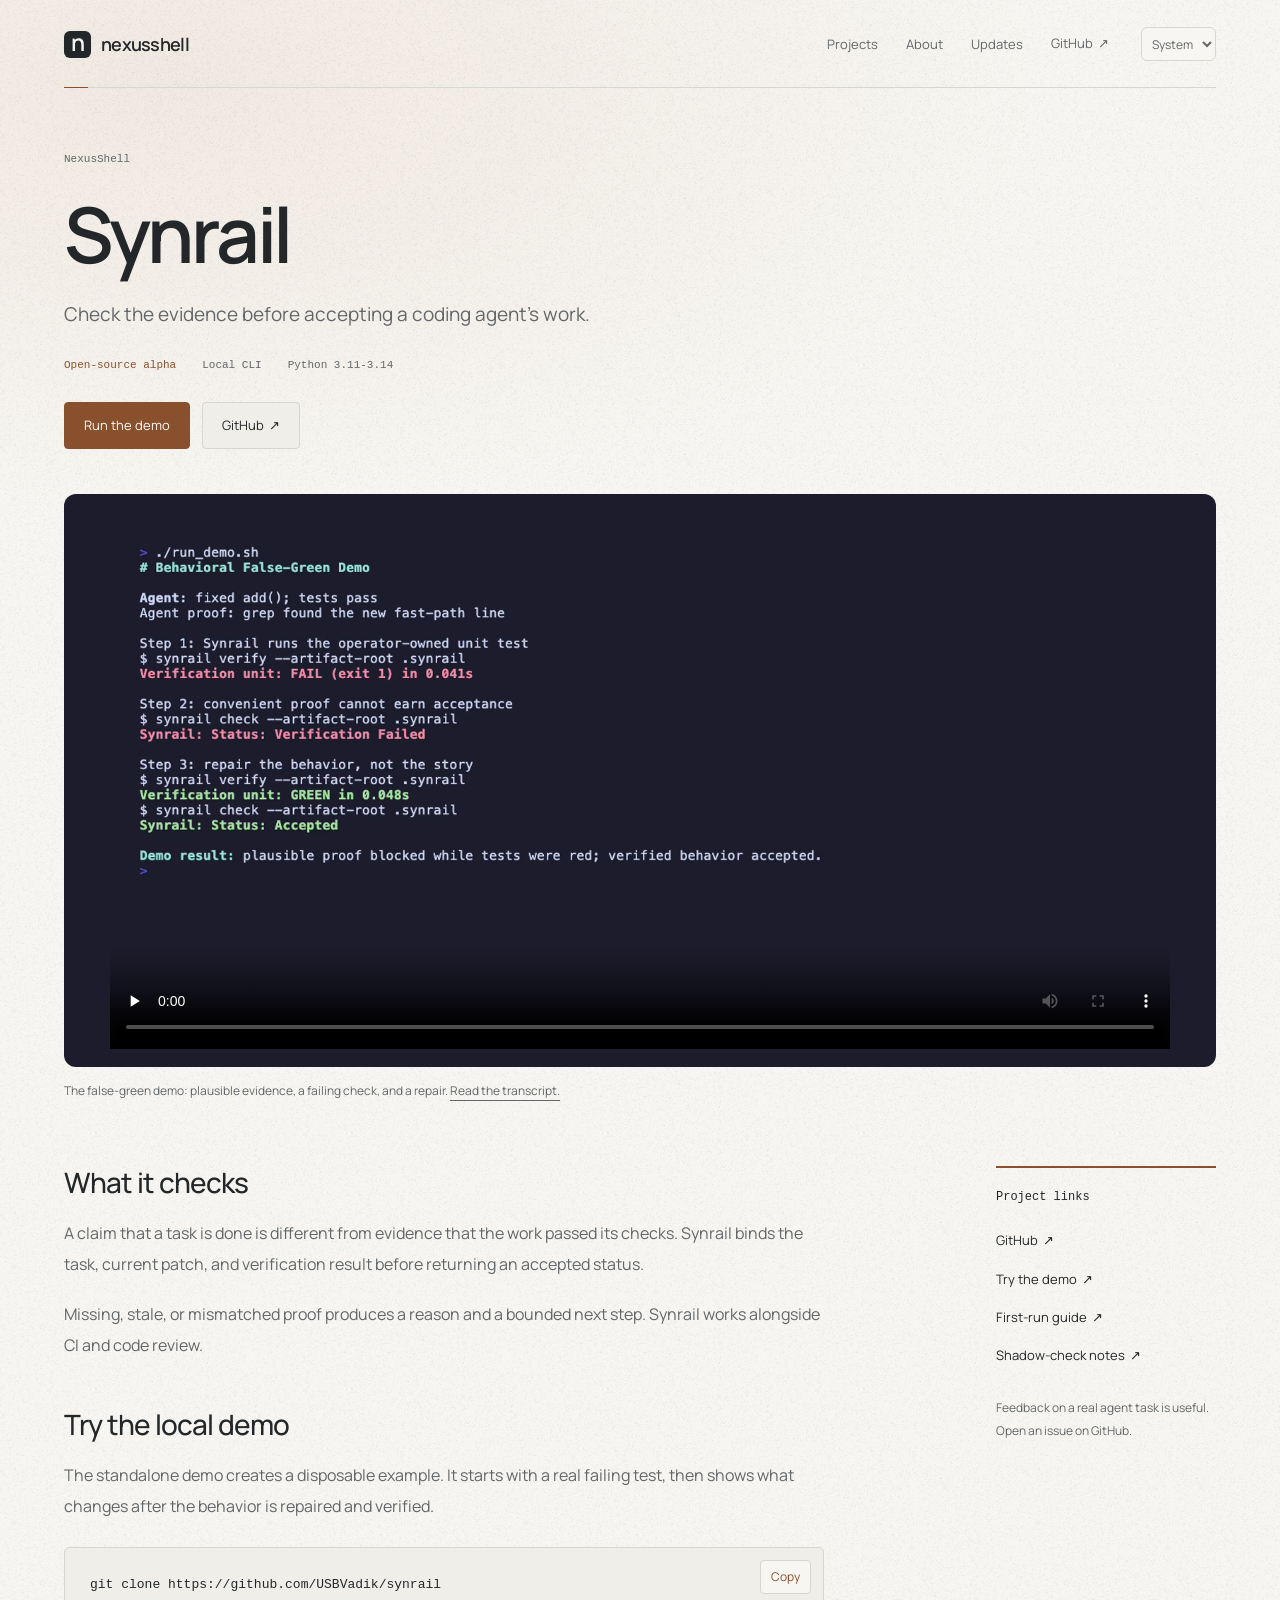
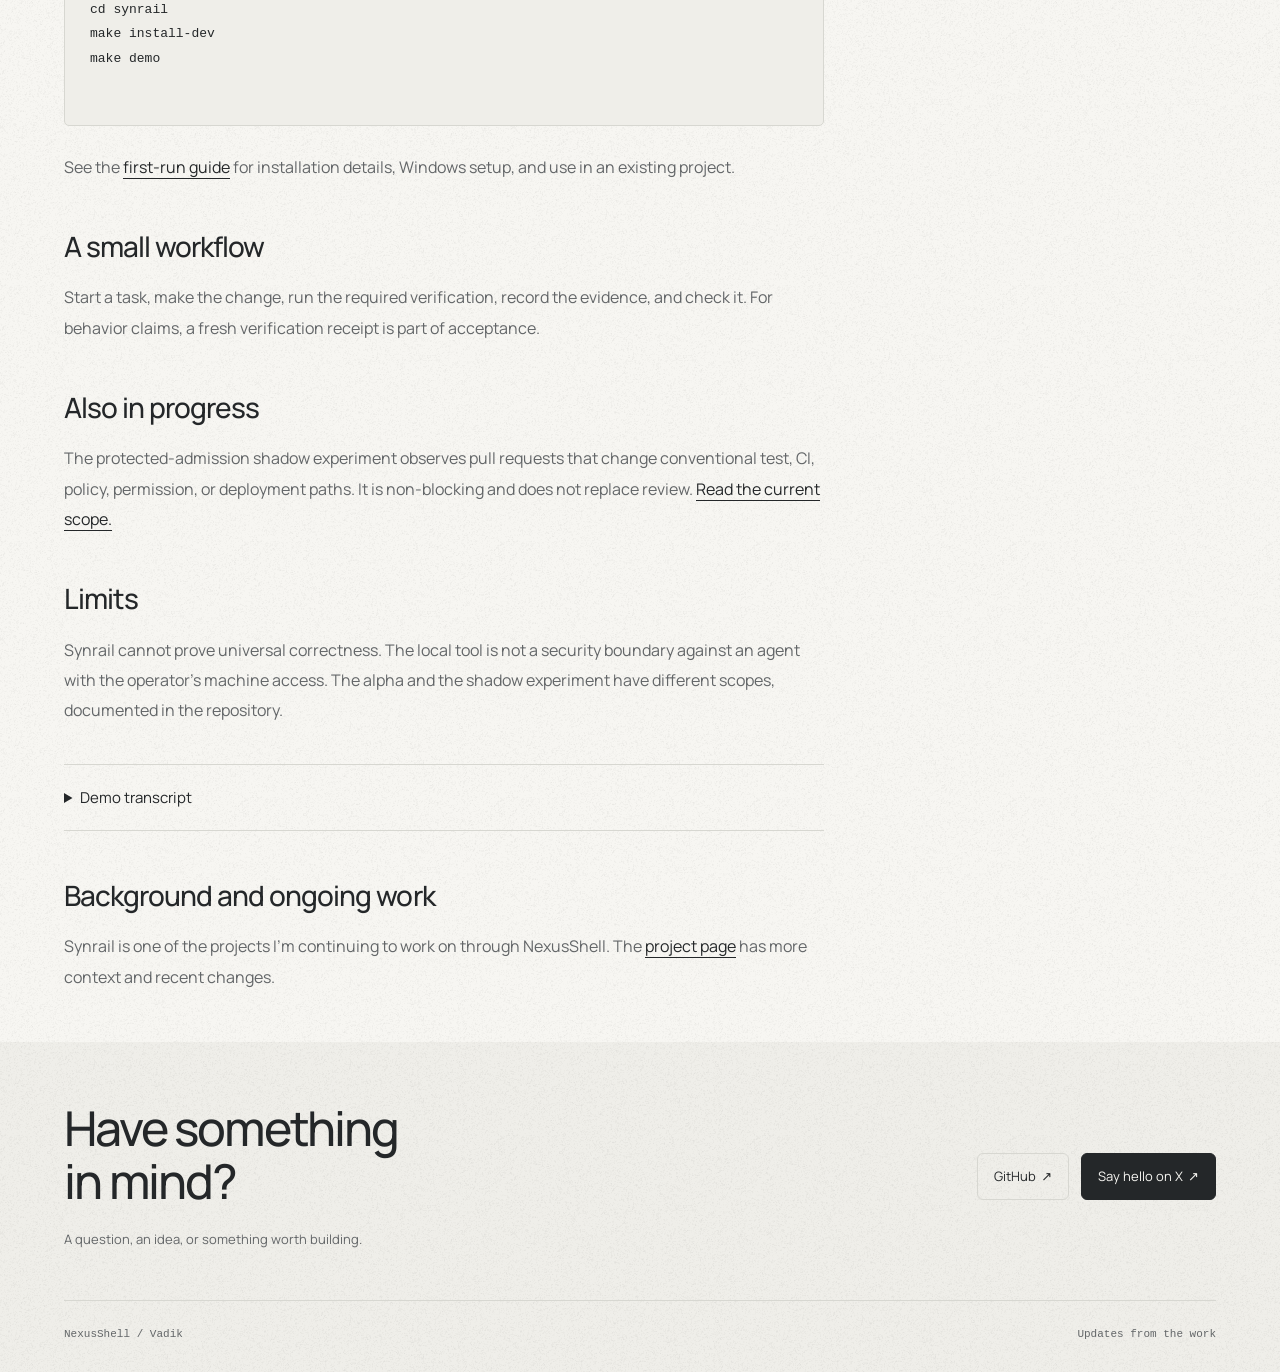
<file: synrail.html>
<!doctype html><html lang="en"><head><meta charset="utf-8"><meta name="viewport" content="width=device-width,initial-scale=1"><title>Synrail | NexusShell</title><link rel="canonical" href="https://nexusshell.dev/synrail/"><meta http-equiv="refresh" content="0;url=/synrail/"></head><body><p><a href="/synrail/">Open the Synrail page</a></p><script>location.replace('/synrail/'+location.hash);</script></body></html>
</file>
<file: assets/site.css>
@font-face{font-family:Manrope;src:url('/assets/fonts/manrope-regular.ttf') format('truetype');font-weight:400;font-display:swap}
@font-face{font-family:Manrope;src:url('/assets/fonts/manrope-medium.ttf') format('truetype');font-weight:500;font-display:swap}
@font-face{font-family:Manrope;src:url('/assets/fonts/manrope-semibold.ttf') format('truetype');font-weight:600 800;font-display:swap}
:root{color-scheme:light dark;--bg:#f7f6f2;--surface:#efeee9;--ink:#242729;--muted:#636668;--line:#d7d7d1;--accent:#89502e;--accent-ink:#fffaf4;--soft:#e9dfd2;--diagram:#ecece7;--node:#f7f6f2;--focus:#89502e;--radius:12px;--display:Manrope,system-ui,sans-serif;--mono:ui-monospace,SFMono-Regular,Consolas,monospace;--ease:cubic-bezier(.23,1,.32,1)}
@media(prefers-color-scheme:dark){:root:not([data-theme=light]){--bg:#141618;--surface:#1c1f22;--ink:#f2f1ed;--muted:#a8aaae;--line:#35383b;--accent:#e4b694;--accent-ink:#252019;--soft:#38322c;--diagram:#1e2225;--node:#23272a;--focus:#e4b694}}
:root[data-theme=dark]{color-scheme:dark;--bg:#141618;--surface:#1c1f22;--ink:#f2f1ed;--muted:#a8aaae;--line:#35383b;--accent:#e4b694;--accent-ink:#252019;--soft:#38322c;--diagram:#1e2225;--node:#23272a;--focus:#e4b694}
:root[data-theme=light]{color-scheme:light}
*{box-sizing:border-box}[hidden]{display:none!important}html{scroll-padding-top:28px}

/* Paint texture into the surfaces, below their text and media. */
:root {
  --film-grain: url('/assets/film-grain.png');
  --page-light: rgb(180 113 60 / .095);
}
@media (prefers-color-scheme: dark) {
  :root:not([data-theme=light]) { --page-light: rgb(175 99 65 / .12); }
}
:root[data-theme=dark] { --page-light: rgb(175 99 65 / .12); }
@media (forced-colors: active) {
  :root { --film-grain: none; }
}
body {
  margin: 0;
  background-color: var(--bg);
  background-image: var(--film-grain), radial-gradient(ellipse 56rem 27rem at max(24px, 50% - 30rem) 5rem, var(--page-light), transparent 100%);
  background-repeat: repeat, no-repeat;
  color: var(--ink);
  font: 400 16px/1.7 Manrope,system-ui,sans-serif;
  -webkit-font-smoothing: antialiased;
}
a{color:inherit;text-underline-offset:5px;text-decoration-thickness:1px}a:hover{color:var(--accent)}button,select{font:inherit}button,a,select,summary{-webkit-tap-highlight-color:transparent}button{cursor:pointer}:focus-visible{outline:2px solid var(--focus);outline-offset:5px}img,video{display:block;max-width:100%;height:auto}figure{margin:0}h1,h2,h3,p{margin-top:0}h1,h2,h3{font-weight:500;line-height:1.15;letter-spacing:-.045em}h1{font-size:80px}h2{font-size:32px;margin-bottom:20px}h3{font-size:24px;margin-bottom:12px}p{margin-bottom:20px}::selection{background:var(--accent);color:var(--accent-ink)}
.wrap{max-width:1328px;margin-inline:auto;padding-inline:64px}.skip-link{position:absolute;left:20px;top:-100px;z-index:10;padding:10px 18px;background:var(--accent);color:var(--accent-ink)}.skip-link:focus{top:12px}
.header-inner{height:88px;display:flex;gap:32px;align-items:center}.site-header .header-inner{position:relative}.site-header .header-inner:after{content:'';position:absolute;bottom:0;left:64px;right:64px;height:1px;background:var(--line)}.brand{display:inline-flex;align-items:center;gap:10px;white-space:nowrap;font-size:18px;font-weight:600;text-decoration:none;letter-spacing:-.04em}.brand-mark{display:grid;place-items:center;width:27px;height:27px;background:var(--ink);color:var(--bg);border-radius:6px;font-size:23px;line-height:1;padding-bottom:3px}.primary-nav{margin-left:auto;display:flex;align-items:center;gap:28px}.primary-nav a{font-size:13px;text-decoration:none;padding-block:12px;color:var(--muted)}.primary-nav a:hover,.primary-nav a[aria-current=page]{color:var(--ink)}.primary-nav a[aria-current=page]{text-decoration:underline;text-underline-offset:7px}.theme-control{background:var(--bg);color:var(--muted);border:1px solid var(--line);border-radius:6px;padding:5px 6px;max-width:96px;font-size:12px;min-height:34px}
/* A personal opening, then full-width project studies with one consistent text and media grid. */
.intro{display:grid;grid-template-columns:minmax(0,1.8fr) minmax(0,1fr);gap:64px;align-items:end;padding:80px 0 78px}.byline{display:flex;align-items:center;gap:12px;margin-bottom:29px;font-size:13px;color:var(--muted)}.byline span{color:var(--line)}.intro h1{font-size:clamp(64px,7.3vw,96px);line-height:1.03;letter-spacing:-.06em;margin:0;font-weight:500}.intro h1 em{font-family:Georgia,'Times New Roman',serif;font-weight:400;letter-spacing:-.052em;color:var(--accent)}.intro-note{max-width:325px;padding-bottom:4px;margin-left:auto}.intro-note p{font-size:15px;line-height:1.85;color:var(--muted);margin-bottom:24px}.intro-note a:not(.text-link){color:var(--ink);text-decoration:none;border-bottom:1px solid var(--line)}.text-link{display:inline-flex;align-items:center;gap:18px;font-size:13px;font-weight:500;text-decoration:none;padding-block:8px;min-height:40px}.text-link span{font-size:19px;transition:transform .2s var(--ease)}
.section-bar{display:flex;align-items:center;justify-content:space-between;gap:24px;border-top:1px solid var(--line);padding-top:23px;margin-bottom:32px}.work-label{font:400 12px/1.5 var(--mono);letter-spacing:0;color:var(--muted);margin:0}.work-label span{margin-left:22px;color:var(--ink)}.section-bar>a,.section-note{font-size:12px;color:var(--muted);text-decoration:none}.section-bar>a{padding-block:8px}.section-bar>a span{margin-left:10px}.current-section{padding-bottom:80px}.focus-grid{display:grid;gap:28px}.focus-project{min-width:0;display:grid;grid-template-columns:minmax(0,1fr) minmax(0,1.8fr);border:1px solid var(--line);border-radius:var(--radius);overflow:hidden}.focus-copy{padding:34px 30px;display:flex;flex-direction:column;align-items:flex-start}.focus-meta{display:flex;align-items:center;justify-content:space-between;width:100%;gap:12px;font-size:12px;color:var(--muted);margin-bottom:27px}.ongoing-label{display:inline-flex;align-items:center;gap:7px;color:var(--muted)}.ongoing-label:before{content:'';width:5px;height:5px;border-radius:50%;background:var(--accent)}.focus-title{display:flex;align-items:center;justify-content:space-between;width:100%;text-decoration:none;margin-bottom:16px}.focus-title h3{font-size:38px;font-weight:500;letter-spacing:-.055em;line-height:1.1;margin:0}.focus-title>span{font-size:25px;color:var(--muted);transition:transform .22s var(--ease)}.focus-description{font-size:18px;color:var(--ink);line-height:1.5;letter-spacing:-.02em;margin-bottom:15px;max-width:285px}.focus-detail{font-size:14px;line-height:1.8;color:var(--muted);max-width:300px;margin-bottom:24px}.focus-actions{display:flex;flex-wrap:wrap;gap:10px 18px;align-items:center;margin-top:auto}.focus-actions .action-link{font-size:12px;padding:8px 12px;min-height:40px;border-radius:6px;background:var(--surface)}.focus-actions .action-link span{margin-left:10px}.focus-actions .text-link{font-size:12px;gap:5px}.focus-actions .arrow{font-size:16px}.focus-bottom{display:flex;flex-wrap:wrap;gap:7px 10px;margin-top:24px;font-size:11px;color:var(--muted)}.focus-bottom>span{color:var(--line)}
.project-stage{min-width:0;background:var(--surface);border-left:1px solid var(--line);padding:30px;display:flex;flex-direction:column;justify-content:center}.synrail-stage{background:#20222d;color:#d8dbe7}.stage-heading,.stage-foot{display:flex;justify-content:space-between;gap:16px;font:12px/1.6 var(--mono);color:#b4b7c8}.stage-heading{margin-bottom:18px}.stage-heading>span:last-child{color:#9195ab}.stage-foot{margin-top:18px;font-size:11px}.stage-foot a{text-decoration:none;color:#d8dbe7}.demo-preview{display:block;position:relative;aspect-ratio:1500/760;background:#1c1c2c;border-radius:6px;border:1px solid #414354;text-decoration:none}.demo-preview img{width:100%;height:100%;object-fit:contain;border-radius:6px}.play-demo{position:absolute;right:13px;bottom:13px;display:flex;align-items:center;gap:9px;padding:9px 12px;min-height:40px;background:#ececf3;color:#262631;border:1px solid #fff3;border-radius:5px;font-size:11px;font-weight:500;box-shadow:0 3px 15px #0003;transition:background .2s}.play-demo>span{font-size:9px}
.rhook-stage{background:var(--diagram)}.replay-lab{display:flex;flex-direction:column;min-width:0}.replay-toolbar{display:flex;align-items:center;justify-content:space-between;gap:16px}.replay-caption{font:11px/1.6 var(--mono);color:var(--muted)}.replay-switch{display:flex;border:1px solid var(--line);border-radius:6px;padding:3px;gap:3px}.replay-switch button{background:transparent;color:var(--muted);border:0;border-radius:3px;font-size:11px;min-height:34px;padding:5px 10px}.replay-switch button[aria-pressed=true]{background:var(--ink);color:var(--bg)}.replay-map{width:100%;height:auto;display:block;max-height:285px;margin:6px 0 3px}.replay-guide{fill:none;stroke:var(--line);stroke-width:1;stroke-dasharray:2 6;opacity:.65}.base-path{fill:none;stroke:var(--muted);stroke-width:1.5}.fork-path{fill:none;stroke:var(--accent);stroke-width:2}.history-nodes circle{fill:var(--node);stroke:var(--muted);stroke-width:1.2}.history-nodes text,.fork-nodes text{font:400 18px Manrope,system-ui,sans-serif;fill:var(--ink);text-anchor:middle}.fork-nodes rect{fill:var(--soft);stroke:var(--accent);stroke-width:1.2}.fork-nodes text{fill:var(--accent)}.map-label{font:12px var(--mono);fill:var(--muted)}.fork-path,.fork-nodes,.fork-label{transition:opacity .22s ease,transform .22s var(--ease)}[data-replay=original] .fork-path,[data-replay=original] .fork-nodes,[data-replay=original] .fork-label{opacity:0;transform:translateY(-6px)}.replay-explanation{font-size:12px;color:var(--ink);margin:0;min-height:22px}.model-note{font:10px/1.6 var(--mono);color:var(--muted);margin-top:5px}
/* Application screenshots keep their full native composition. Captions share baselines. */
.section{padding:64px 0;border-top:1px solid var(--line)}.other-projects{padding-top:0;border-top:0;padding-bottom:80px}.section-head{margin-bottom:35px}.section-head h2{font-size:38px;font-weight:500;margin-bottom:13px}.section-head p{font-size:15px;color:var(--muted);max-width:560px;margin:0}.other-grid{display:grid;grid-template-columns:repeat(2,minmax(0,1fr));gap:32px}.other-card{min-width:0;display:flex;flex-direction:column;text-decoration:none}.other-image{aspect-ratio:16/9;background:var(--surface);border-radius:9px;overflow:hidden;outline:1px solid var(--line);outline-offset:-1px;margin-bottom:24px}.other-image img{width:100%;height:100%;object-fit:contain;object-position:center}.other-caption{display:flex;flex-direction:column;flex:1}.other-card h3{font-size:26px;font-weight:500;letter-spacing:-.045em;margin-bottom:12px;display:flex;align-items:center;justify-content:space-between;gap:20px}.other-card h3 .arrow{font-size:23px;color:var(--muted)}.other-card p{font-size:14px;color:var(--muted);line-height:1.85;max-width:470px;margin-bottom:20px}.quiet-meta{font-size:11px;line-height:1.8;color:var(--muted);margin-top:auto;padding-top:15px;border-top:1px solid var(--line)}.quiet-meta>span{margin-inline:8px}.origin-row{display:flex;justify-content:space-between;align-items:baseline;gap:25px;margin-top:45px;padding-top:24px;border-top:1px solid var(--line);font-size:13px}.origin-row p{color:var(--muted);margin:0}.origin-row a{white-space:nowrap}
.recent-section{display:grid;grid-template-columns:1fr 1.8fr;gap:64px;padding:55px 0 65px;border-top:1px solid var(--line)}.recent-heading .work-label{margin-bottom:29px}.recent-heading h2{font-size:40px;font-weight:500;margin-bottom:15px}.recent-heading>p:not(.work-label){font-size:14px;line-height:1.8;color:var(--muted);max-width:240px;margin-bottom:22px}.change-list{list-style:none;margin:0;padding:0}.change-list li+li{border-top:1px solid var(--line)}.change-link{display:grid;grid-template-columns:94px 1fr 24px;gap:6px 20px;text-decoration:none;padding:24px 0}.change-list li:first-child .change-link{padding-top:0}.change-date{grid-column:1;grid-row:1;font:11px/1.7 var(--mono);color:var(--muted)}.change-project{grid-column:1;grid-row:2;font-size:12px;color:var(--accent)}.change-title{grid-column:2;grid-row:1 / 3;font-size:15px;line-height:1.65;align-self:center}.change-link .arrow{grid-column:3;grid-row:1 / 3;align-self:center;color:var(--muted);font-size:20px;transition:transform .2s var(--ease)}.arrow{display:inline-block;margin-left:5px;font-family:system-ui,sans-serif}
.about-preview{display:grid;grid-template-columns:1fr 1.8fr;gap:64px;padding-block:65px 85px}.about-preview .work-label{margin-bottom:26px}.about-preview h2{font-size:40px;font-weight:500;line-height:1.15;max-width:350px}.about-preview p:not(.work-label){font-size:15px;color:var(--muted);line-height:1.9;max-width:580px}.site-footer{background:var(--surface);padding:60px 0 28px}.contact-row{display:flex;align-items:center;justify-content:space-between;gap:50px;margin-bottom:50px}.contact-row h2{font-size:48px;font-weight:500;line-height:1.1;margin-bottom:20px}.contact-row p{font-size:13px;color:var(--muted);margin:0}.contact-links{display:flex;gap:12px;align-items:center}.contact-links a{border:1px solid var(--line);border-radius:6px;padding:11px 16px;text-decoration:none;font-size:13px}.contact-links a:last-child{background:var(--ink);border-color:var(--ink);color:var(--bg)}.footer-bottom{display:flex;justify-content:space-between;gap:20px;border-top:1px solid var(--line);padding-top:24px;font:11px/1.8 var(--mono);color:var(--muted)}.footer-bottom p{margin:0}.footer-bottom a{text-decoration:none}
/* Project index and long-form cases share the same type and material palette. */
.page-intro{padding:55px 0 45px}.breadcrumb{font:11px/1.8 var(--mono);color:var(--muted);margin-bottom:26px;display:inline-block;text-decoration:none}.page-intro h1{font-size:clamp(52px,6vw,80px);line-height:1;max-width:1100px;font-weight:600;margin-bottom:24px}.page-intro .lede{font-size:19px;line-height:1.8;max-width:740px;color:var(--muted);margin-bottom:25px}.project-meta{display:flex;flex-wrap:wrap;gap:12px 26px;font:11px/1.8 var(--mono);color:var(--muted)}.project-meta .ongoing{color:var(--accent)}.hero-media{background:var(--diagram);border-radius:var(--radius);overflow:hidden}.hero-media img{width:100%;height:auto}.hero-media.demo{background:#1c1c2c;padding:18px 4%}.hero-media video{width:100%;max-height:600px}.hero-media .branch-figure{max-width:900px;margin:auto;padding:42px}figcaption{font-size:12px;color:var(--muted);margin-top:13px;line-height:1.8}.branch-figure{width:100%;padding:24px 20px}.branch-figure svg{width:100%;height:auto;display:block}.branch-figure .track{stroke:var(--muted);stroke-width:1.5;fill:none}.branch-figure .changed-track{stroke:var(--accent);stroke-width:2;fill:none}.branch-figure .node{fill:var(--node);stroke:var(--line);stroke-width:1.5}.branch-figure .changed-node{fill:var(--soft);stroke:var(--accent);stroke-width:1.5}.branch-figure text{font-family:Manrope,system-ui,sans-serif;fill:var(--ink);font-size:22px}.branch-figure .label{fill:var(--muted);font-size:18px}.branch-figure .accent-text{fill:var(--accent)}
.case-layout{display:grid;grid-template-columns:minmax(0,760px) 220px;gap:90px;padding:65px 0 30px;justify-content:space-between}.prose{min-width:0}.prose h2{font-size:28px;font-weight:500;letter-spacing:-.035em;margin-top:48px;margin-bottom:20px}.prose h2:first-child{margin-top:0}.prose h3{font-size:22px;margin-top:30px}.prose p,.prose li{font-size:16px;line-height:1.9;color:var(--muted)}.prose strong{font-weight:600;color:var(--ink)}.prose a{color:var(--ink)}.prose ul{padding-left:22px;margin-bottom:26px}.prose li{padding-left:4px;margin-bottom:8px}.case-aside{border-top:2px solid var(--accent);padding-top:20px;align-self:start}.case-aside h2{font:12px/1.6 var(--mono);letter-spacing:0;margin-bottom:22px}.case-aside ul{list-style:none;margin:0;padding:0}.case-aside li{margin-bottom:15px;font-size:13px}.case-aside p{color:var(--muted);font-size:12px;line-height:1.9;margin-top:30px}.case-aside a{text-decoration:none}.case-aside a:hover{text-decoration:underline}.aside-label{font:10px var(--mono);color:var(--muted);display:block;margin-top:30px;margin-bottom:10px}.aside-value{font-size:13px}.recognition{border-block:1px solid var(--line);margin:38px 0;padding:20px 0}.recognition summary{font-size:15px;cursor:pointer}.recognition .recognition-body{padding-top:24px}.recognition img{max-height:480px;width:auto;border-radius:5px;border:1px solid var(--line)}.recognition p{font-size:14px}.recognition .evidence-caption{margin-top:12px;font-size:12px}.case-updates{padding:0;margin:24px 0;list-style:none}.case-updates li{padding-left:0;margin-bottom:24px}.case-updates time{display:block;font:11px var(--mono);color:var(--muted);margin-bottom:8px}.case-updates a{font-size:15px}.next-project{border-top:1px solid var(--line);padding:32px 0 40px;display:flex;justify-content:space-between;align-items:center;gap:25px;text-decoration:none}.next-project small{display:block;font:11px var(--mono);color:var(--muted);margin-bottom:12px}.next-project span{font-family:var(--display);font-size:36px;font-weight:600;letter-spacing:-.02em}
.first-section{border-top:0;padding-top:0}.catalog-label{font:12px var(--mono);color:var(--muted);letter-spacing:0;margin:0 0 23px}.catalog-section{padding-top:35px}.catalog-section.first-section{padding-top:0}.work-grid{display:grid;grid-template-columns:1fr 1fr;gap:28px}.project-card{display:flex;flex-direction:column;border:1px solid var(--line);background:var(--surface);border-radius:var(--radius);overflow:hidden;text-decoration:none}.project-title{display:flex;align-items:center;justify-content:space-between;gap:12px}.card-heading{padding:25px 28px 22px}.project-title h3{font-family:var(--display);font-size:36px;font-weight:600;line-height:1;margin:0}.project-status{font:11px var(--mono);color:var(--accent)}.project-visual{aspect-ratio:1500/760;background:var(--diagram);overflow:hidden;display:flex;align-items:center;justify-content:center}.project-visual.synrail{background:#1c1c2c;padding:0}.project-visual img{width:100%;height:100%;object-fit:contain}.project-card-body{padding:24px 28px;display:flex;flex-direction:column;flex:1}.project-card-foot{margin-top:auto}.project-card-body p{font-size:14px;line-height:1.8;color:var(--muted);max-width:440px;margin-bottom:24px}.project-card-foot{display:flex;justify-content:space-between;gap:12px;font-size:12px}.project-kind{color:var(--muted)}.project-card:hover{color:var(--ink)}
.updates-intro{max-width:900px}.update-entry{display:grid;grid-template-columns:150px 1fr;gap:40px;padding:40px 0;border-top:1px solid var(--line)}.update-entry time{font:11px/1.9 var(--mono);color:var(--muted);padding-top:4px}.update-entry h2{font-size:28px;margin-bottom:15px}.update-entry p{font-size:15px;line-height:1.9;color:var(--muted);max-width:740px;margin-bottom:18px}.update-entry .tag{font:11px var(--mono);color:var(--accent);display:inline-block;margin-bottom:18px}.about-layout{display:grid;grid-template-columns:1fr 2fr;gap:70px;padding-bottom:40px}.about-facts{color:var(--muted);font-size:13px;border-top:2px solid var(--accent);padding-top:25px;align-self:start}.about-facts p{margin-bottom:25px}.about-facts strong{font:11px var(--mono);color:var(--ink);display:block;margin-bottom:9px}.about-story{max-width:700px}.about-story h2{margin-top:40px}.about-story h2:first-child{margin-top:0}.about-projects{list-style:none;padding:0;margin:24px 0}.about-projects li{padding:14px 0;border-bottom:1px solid var(--line)}.about-projects a{display:flex;justify-content:space-between;gap:20px;text-decoration:none;font-size:16px}.about-projects small{font-size:12px;color:var(--muted)}
.command{background:var(--surface);border:1px solid var(--line);border-radius:5px;position:relative;padding:25px;margin:26px 0}.command pre{font:13px/1.9 var(--mono);margin:0;white-space:pre-wrap;overflow-wrap:anywhere;padding-right:55px}.copy-button{position:absolute;right:12px;top:12px;font-size:12px;color:var(--accent);background:var(--bg);border:1px solid var(--line);border-radius:4px;padding:6px 10px}.copy-status{display:block;font-size:12px;color:var(--muted);min-height:20px;margin-top:8px}.action-links{display:flex;gap:12px;flex-wrap:wrap;margin:26px 0 0}.action-link{display:inline-block;border:1px solid var(--line);padding:11px 19px;font-size:13px;border-radius:4px;text-decoration:none;background:var(--surface)}.action-link.primary{background:var(--accent);color:var(--accent-ink);border-color:var(--accent)}.action-link:hover{border-color:var(--accent)}.action-link:active,.play-demo:active,.contact-links a:active{transform:scale(.98)}
.demo-dialog{padding:22px 26px;max-width:1120px;width:calc(100% - 40px);max-height:90dvh;background:var(--bg);color:var(--ink);border:1px solid var(--line);border-radius:8px}.demo-dialog::backdrop{background:#070a07d9}.dialog-heading{display:flex;align-items:center;justify-content:space-between;gap:20px;margin-bottom:20px}.dialog-heading h2{font:13px/1.7 var(--mono);letter-spacing:0;margin:0}.dialog-heading button{border:1px solid var(--line);border-radius:4px;background:var(--surface);color:var(--ink);font-size:12px;padding:7px 12px}.dialog-heading button span{font-size:18px;margin-left:12px}.demo-dialog video{width:100%;max-height:68dvh}.demo-dialog>p{font-size:12px;color:var(--muted);margin:17px 0 0}
.sr-only{position:absolute;width:1px;height:1px;padding:0;margin:-1px;overflow:hidden;clip:rect(0,0,0,0);white-space:nowrap;border:0}.legacy-anchor{scroll-margin-top:24px}.not-found{padding:80px 0 120px;max-width:820px}.not-found h1{line-height:1}.not-found p{color:var(--muted)}

@media(hover:hover) and (pointer:fine){.focus-title:hover>span,.change-link:hover .arrow,.text-link:hover span{transform:translate(2px,-2px)}.demo-preview:hover .play-demo{background:#fff}.contact-links a:first-child:hover{border-color:var(--ink)}.replay-switch button:hover:not([aria-pressed=true]){color:var(--ink)}}
@media(max-width:1100px){.wrap{padding-inline:40px}.site-header .header-inner:after{left:40px;right:40px}.intro{gap:40px;padding-block:65px}.intro h1{font-size:7.4vw}.intro-note p{font-size:14px}.focus-project{grid-template-columns:minmax(0,1fr) minmax(0,1.6fr)}.focus-copy{padding:28px 25px}.project-stage{padding:24px}.focus-meta{flex-wrap:wrap;justify-content:flex-start;gap:6px 16px}.focus-description{font-size:17px}.stage-foot{flex-wrap:wrap;gap:8px}.replay-toolbar{flex-wrap:wrap;gap:12px}.recent-section,.about-preview{gap:40px}.case-layout{grid-template-columns:minmax(0,1fr) 200px;gap:45px}.primary-nav{gap:22px}}
@media(max-width:767px){
.wrap{padding-inline:24px}.site-header .header-inner:after{left:24px;right:24px}.header-inner{height:auto;min-height:110px;flex-wrap:wrap;gap:8px 18px;padding-top:16px;padding-bottom:8px}.brand{font-size:18px}.theme-control{margin-left:auto;min-height:34px}.primary-nav{order:3;width:100%;justify-content:space-between;margin:0;gap:12px}.primary-nav a{font-size:12px;padding-block:9px;min-height:38px}.intro{grid-template-columns:1fr;gap:27px;padding:44px 0 47px}.intro h1{font-size:clamp(48px,12.6vw,80px);line-height:1.04}.byline{font-size:12px;margin-bottom:24px}.intro-note{max-width:440px;margin:0;padding:0}.intro-note p{font-size:14px;line-height:1.85;margin-bottom:13px}.text-link{font-size:13px}.section-bar{padding-top:18px;margin-bottom:24px;gap:12px}.section-bar>a{font-size:11px}.section-note{display:none}.work-label{font-size:11px}.work-label span{margin-left:10px}.focus-grid{gap:24px}.focus-project{grid-template-columns:1fr}.focus-copy{padding:25px 23px}.focus-meta{justify-content:space-between;font-size:11px;margin-bottom:22px}.focus-title h3{font-size:36px}.focus-description{font-size:18px;max-width:340px;margin-bottom:13px}.focus-detail{font-size:14px;max-width:420px;margin-bottom:20px}.focus-actions{gap:12px 20px}.focus-bottom{margin-top:22px;font-size:11px}.project-stage{padding:23px;border-left:0;border-top:1px solid var(--line)}.stage-heading{font-size:10px;margin-bottom:16px}.stage-foot{font-size:10px;gap:8px;margin-top:15px}.play-demo{bottom:8px;right:8px;padding:8px 10px;min-height:36px;font-size:10px}.replay-caption{font-size:11px}.replay-switch button{min-height:38px;font-size:11px;padding-inline:9px}.replay-toolbar{gap:10px}.replay-map{max-height:none;margin:13px 0}.map-label{font-size:16px}.history-nodes text,.fork-nodes text{font-size:22px}.replay-explanation{font-size:12px;min-height:42px;max-width:300px}.model-note{font-size:11px}.current-section{padding-bottom:44px}.section{padding:42px 0}.other-projects{padding-top:0;padding-bottom:46px}.other-grid{grid-template-columns:1fr;gap:38px}.other-image{margin-bottom:22px}.other-card h3{font-size:26px;margin-bottom:10px}.other-card p{font-size:14px;margin-bottom:17px}.quiet-meta{font-size:11px;padding-top:14px}.quiet-meta>span{margin-inline:4px}.recent-section{grid-template-columns:1fr;gap:30px;padding:34px 0 40px}.recent-heading .work-label{margin-bottom:23px}.recent-heading h2{font-size:34px;margin-bottom:12px}.recent-heading>p:not(.work-label){max-width:none;margin-bottom:10px}.change-link{grid-template-columns:1fr auto;gap:7px 12px;padding:23px 0}.change-date{grid-column:1;grid-row:1;font-size:11px}.change-project{grid-column:2;grid-row:1;font-size:12px}.change-title{grid-column:1;grid-row:2;font-size:14px}.change-link .arrow{grid-column:2;grid-row:2;text-align:right}.about-preview{grid-template-columns:1fr;gap:16px;padding-block:38px 48px}.about-preview .work-label{margin-bottom:24px}.about-preview h2{font-size:34px;margin-bottom:12px}.about-preview p:not(.work-label){font-size:14px}.site-footer{padding:37px 0 24px}.contact-row{display:block;margin-bottom:35px}.contact-row h2{font-size:36px}.contact-row p{font-size:12px}.contact-links{margin-top:25px;gap:10px;flex-wrap:wrap}.contact-links a{font-size:12px;padding:11px 15px}.footer-bottom{display:block;font-size:11px;padding-top:20px}.footer-bottom p+p{margin-top:8px}
.page-intro{padding:36px 0 30px}.breadcrumb{font-size:12px;margin-bottom:24px}.page-intro h1{font-size:clamp(40px,11vw,64px);margin-bottom:22px;overflow-wrap:break-word}.page-intro .lede{font-size:16px;line-height:1.8}.project-meta{font-size:12px;gap:10px 18px}.hero-media.demo{padding:8px}.hero-media .branch-figure{padding:25px 10px}.branch-figure{padding:22px 12px}.branch-figure text{font-size:26px}.branch-figure .label{font-size:22px}figcaption{font-size:12px}.case-layout{display:flex;flex-direction:column;gap:35px;padding-top:35px}.case-aside{order:-1;width:100%;padding-top:17px}.case-aside h2{font-size:12px;margin-bottom:15px}.case-aside ul{display:flex;flex-wrap:wrap;gap:11px 18px}.case-aside li{margin:0;font-size:13px}.case-aside p,.case-aside .aside-label,.case-aside .aside-value{display:none}.prose h2{font-size:25px;margin-top:35px;margin-bottom:17px}.prose p,.prose li{font-size:15px;line-height:1.9}.next-project{padding-block:28px}.next-project span{font-size:30px}.next-project small{font-size:12px}.work-grid{grid-template-columns:1fr;gap:24px}.card-heading{padding:22px}.project-title h3{font-size:32px}.project-status{font-size:12px}.project-card-body{padding:22px}.project-card-body p{font-size:14px}.project-card-foot{font-size:12px}.catalog-section{padding-top:30px}.catalog-section.first-section{padding-top:0}.catalog-label{font-size:12px}.origin-row{display:block;font-size:13px;margin-top:30px}.origin-row p{margin-bottom:13px}.update-entry{grid-template-columns:1fr;gap:15px;padding:28px 0}.update-entry time{font-size:12px}.update-entry h2{font-size:24px}.update-entry p{font-size:15px}.update-entry .tag{font-size:12px;margin-bottom:14px}.about-layout{grid-template-columns:1fr;gap:28px}.about-facts{display:flex;flex-wrap:wrap;gap:14px 30px;padding-top:20px;font-size:13px}.about-facts p{margin-bottom:5px}.about-facts strong{font-size:12px}.about-projects a{display:block}.about-projects small{display:block;margin-top:6px}.command{padding:19px}.command pre{font-size:12px;padding-top:28px;padding-right:0}.copy-button{font-size:12px}.action-links{gap:10px}.action-link{font-size:13px;padding:10px 15px}.recognition summary{font-size:14px}.recognition p{font-size:14px}.demo-dialog{width:calc(100% - 20px);padding:15px}.dialog-heading{gap:10px;margin-bottom:14px}.dialog-heading h2{font-size:11px}.dialog-heading button{font-size:12px;padding:5px 8px}.dialog-heading button span{margin-left:4px}.demo-dialog>p{font-size:12px}.not-found{padding:65px 0 80px}.not-found h1{font-size:48px}
}
@media(prefers-reduced-motion:reduce){*,*:before,*:after{scroll-behavior:auto!important;transition:none!important;animation:none!important}}
[data-instant=true] .fork-path,[data-instant=true] .fork-nodes,[data-instant=true] .fork-label{transition:none}

.site-header .header-inner::after {
  background: linear-gradient(90deg, var(--accent) 24px, var(--line) 24px);
}
.site-footer { background-image: var(--film-grain); }
</file>
<file: assets/desk.css>
/* The home page is a project desk. Case pages retain their document layout. */
.home-page{--desk-accent:#aa432f;--desk-panel:#fffefa;--desk-tint:#f0eeea;--desk-selected:#eae6df;--desk-muted:#646970;--desk-line:#d8d9d8;--desk-success:#2d7050;--desk-error:#b4473a;--desk-plot:#eaeff0}
@media(prefers-color-scheme:dark){:root:not([data-theme=light]) .home-page{--desk-accent:#ef9d80;--desk-panel:#1c2024;--desk-tint:#23282d;--desk-selected:#2d3338;--desk-muted:#a9afb8;--desk-line:#373f47;--desk-success:#89c9a4;--desk-error:#f1a091;--desk-plot:#20282e}}
:root[data-theme=dark] .home-page{--desk-accent:#ef9d80;--desk-panel:#1c2024;--desk-tint:#23282d;--desk-selected:#2d3338;--desk-muted:#a9afb8;--desk-line:#373f47;--desk-success:#89c9a4;--desk-error:#f1a091;--desk-plot:#20282e}
.home-page{--accent:var(--desk-accent);--focus:var(--desk-accent)}
.home-page .wrap{max-width:1496px;padding-inline:40px}.home-page .header-inner{height:72px}.home-page .site-header .header-inner:after{left:40px;right:40px}.home-page .primary-nav a{font-size:12px}.home-page .brand{font-size:17px}
.desk-intro{display:flex;justify-content:space-between;align-items:baseline;gap:24px;padding:32px 0 28px}.desk-intro h1{font:500 22px/1.4 Manrope,system-ui,sans-serif;letter-spacing:-.04em;margin:0}.desk-intro-dot{color:var(--desk-accent)}.desk-intro p{font-size:12px;color:var(--desk-muted);margin:0}
.project-desk{display:grid;grid-template-columns:230px minmax(0,1fr);border:1px solid var(--desk-line);border-radius:10px;background:var(--desk-panel);overflow:clip}.project-shelf{background:var(--surface);border-right:1px solid var(--desk-line);display:flex;flex-direction:column;min-width:0}.shelf-bio{padding:28px 24px 30px}.shelf-handle{font:11px/1.6 var(--mono);color:var(--desk-muted)}.shelf-bio p{font-size:17px;letter-spacing:-.025em;line-height:1.65;margin:14px 0 18px}.shelf-bio a{font-size:12px;text-decoration:none;color:var(--desk-muted)}.shelf-bio a span{margin-left:9px}.project-switcher{padding:0 12px}.shelf-label{font:10px/1.5 var(--mono);color:var(--desk-muted);margin:0 12px 12px}.shelf-divider{margin-top:27px}.shelf-project{min-height:66px;display:grid;grid-template-columns:30px 1fr 12px;align-items:center;gap:11px;padding:11px 12px;border:1px solid transparent;border-radius:6px;text-decoration:none;margin-bottom:5px;transition:background .15s ease,border-color .15s ease}.shelf-project strong{display:block;font-size:13px;font-weight:500;line-height:1.5}.shelf-project small{display:block;font-size:10px;color:var(--desk-muted);margin-top:4px;white-space:nowrap}.shelf-arrow{font-size:14px;color:var(--desk-muted);opacity:0}.shelf-project[aria-current]{background:var(--desk-panel);border-color:var(--desk-line);box-shadow:0 2px 4px #00000008;color:var(--ink)}.shelf-project[aria-current] .shelf-arrow{opacity:1}.project-monogram{display:grid;place-items:center;width:29px;height:29px;border:1px solid var(--desk-line);border-radius:5px;font:500 15px/1 var(--mono);color:var(--desk-muted);background:var(--desk-tint)}.shelf-project[aria-current] .project-monogram{color:var(--desk-accent);border-color:var(--desk-accent)}.shelf-bottom{margin-top:auto;padding:32px 24px 26px;display:grid;gap:14px}.shelf-bottom a{font-size:11px;text-decoration:none;color:var(--desk-muted)}
.desk-canvas{min-width:0;padding:32px 34px 0}.desk-panel{scroll-margin-top:24px;margin-bottom:32px}.desk-panel+.desk-panel{border-top:1px solid var(--desk-line);padding-top:32px}.desk-enhanced .desk-panel{border:0;padding-top:0;min-height:638px}.desk-project-heading{display:flex;justify-content:space-between;align-items:center;gap:24px;margin-bottom:28px}.desk-eyebrow{font:10px/1.6 var(--mono);color:var(--desk-muted);margin:0 0 16px}.desk-eyebrow span{margin-inline:8px}.desk-project-heading h2{font-size:52px;font-weight:500;line-height:1.04;letter-spacing:-.065em;margin-bottom:12px}.desk-description{font-size:14px;line-height:1.7;color:var(--desk-muted);margin:0}.desk-project-links{display:flex;flex-direction:column;align-items:flex-end;gap:14px;flex-shrink:0}.desk-project-links a{font-size:11px;text-decoration:none}.desk-project-links a span{margin-left:10px;color:var(--desk-muted)}
.experiment{border:1px solid var(--desk-line);border-radius:7px;overflow:hidden;background:var(--desk-tint)}.experiment-caption{display:flex;justify-content:space-between;align-items:center;gap:20px;min-height:43px;padding:12px 20px;border-bottom:1px solid var(--desk-line);font:10px/1.6 var(--mono);color:var(--desk-muted)}.experiment-caption>span:first-child{letter-spacing:.045em;color:var(--ink)}.experiment-controls{display:flex;align-items:center;justify-content:space-between;flex-wrap:wrap;gap:14px;padding:18px 22px;border-top:1px solid var(--desk-line);font-size:11px}.experiment-controls a{text-decoration:none}.desk-button{display:inline-flex;align-items:center;justify-content:center;gap:20px;min-height:40px;padding:10px 14px;border:1px solid var(--ink);background:var(--ink);color:var(--bg);font-size:12px;font-weight:500;line-height:1.5;border-radius:5px;text-decoration:none;transition:transform .13s var(--ease)}a.desk-button:hover{color:var(--bg);opacity:.9}.desk-button:active{transform:scale(.98)}.recording-link{display:flex;gap:13px;align-items:center;color:var(--desk-muted)}.recording-link span{font:10px var(--mono);color:var(--ink)}.experiment-footnote{display:flex;justify-content:space-between;gap:12px 25px;font-size:10px;line-height:1.8;color:var(--desk-muted);margin:12px 0 25px}.experiment-footnote>span{max-width:490px}.experiment-footnote a{text-decoration:none;flex-shrink:0;color:var(--desk-muted)}
.proof-workspace{display:grid;grid-template-columns:180px minmax(0,1fr);min-height:320px}.proof-steps{padding:27px 16px;display:flex;flex-direction:column;gap:13px;border-right:1px solid var(--desk-line)}.proof-steps button{display:flex;align-items:flex-start;gap:11px;text-align:left;border:0;background:transparent;color:var(--desk-muted);padding:10px 2px;border-radius:3px}.step-number{display:grid;place-items:center;flex-shrink:0;width:23px;height:23px;border:1px solid var(--desk-line);border-radius:50%;font:10px/1 var(--mono)}.proof-steps strong{font-size:12px;font-weight:500;display:block;margin-bottom:3px;line-height:1.7}.proof-steps small{font-size:10px;line-height:1.7;display:block}.proof-steps button[aria-pressed=true]{color:var(--ink)}.proof-steps button[aria-pressed=true] .step-number{background:var(--desk-accent);border-color:var(--desk-accent);color:var(--bg)}.proof-output{padding:26px 32px 22px;min-width:0;background:var(--desk-panel)}.proof-state{display:flex;align-items:center;gap:8px;font:10px/1.6 var(--mono);color:var(--desk-muted);margin-bottom:20px}.signal{width:6px;height:6px;border-radius:50%;background:var(--desk-accent);display:inline-block}.signal-fail{background:var(--desk-error)}.signal-pass{background:var(--desk-success)}.proof-frame h3{font-size:30px;font-weight:500;line-height:1.17;letter-spacing:-.045em;margin:0 0 22px}.proof-frame>p{font-size:12px;line-height:1.8;color:var(--desk-muted);margin:16px 0 0;max-width:380px}.evidence-slip{border-left:2px solid var(--desk-accent);padding:9px 0 9px 14px}.evidence-slip>span{display:block;font:10px/1.6 var(--mono);color:var(--desk-muted);margin-bottom:9px}.evidence-slip code{font:11px/1.7 var(--mono);overflow-wrap:anywhere;color:var(--ink)}.proof-command{margin:0;font:11px/1.8 var(--mono);white-space:pre-wrap;overflow-wrap:anywhere}.proof-command span{color:var(--desk-muted)}.proof-command strong{font-weight:400}.proof-fail{color:var(--desk-error)}.proof-pass{color:var(--desk-success)}
.desk-development{display:grid;grid-template-columns:150px minmax(0,1fr) 16px;align-items:center;gap:20px;border-top:1px solid var(--desk-line);padding-top:19px;font-size:12px;line-height:1.7;text-decoration:none}.development-label{font-size:10px;color:var(--desk-muted)}.development-label time,.development-label small{display:block;font:10px/1.7 var(--mono);margin-top:5px}.desk-development>span:last-child{color:var(--desk-muted)}
/* RHOOK's branches are a diagram, not an ornamental network. */
.replay-experiment{background:var(--desk-plot)}.replay-mode-switch{display:flex;gap:3px;justify-content:flex-end;margin:17px 20px 0}.replay-mode-switch button{border:1px solid transparent;background:transparent;color:var(--desk-muted);border-radius:4px;font-size:11px;min-height:34px;padding:7px 12px}.replay-mode-switch button[aria-pressed=true]{border-color:var(--desk-line);background:var(--desk-panel);color:var(--ink);box-shadow:0 1px 3px #0001}.replay-mode-switch button span{margin-left:8px}.trace-board{padding:0 30px 15px;position:relative}.trace-label{font:10px/1.6 var(--mono);color:var(--desk-muted);display:block;margin-bottom:20px}.history-track{display:grid;grid-template-columns:repeat(5,minmax(0,1fr));position:relative;z-index:1}.history-track:before{content:'';position:absolute;top:23px;left:10%;right:10%;border-top:1px solid var(--desk-muted);z-index:-1}.trace-node{display:flex;flex-direction:column;align-items:center;background:transparent;border:0;color:var(--ink);padding:0;min-width:0}.trace-node>span{display:grid;place-items:center;width:46px;height:46px;border:1px solid var(--desk-muted);border-radius:50%;font:15px/1 var(--mono);background:var(--desk-plot);transition:border-color .15s,background .15s}.trace-node>small{font:9px/1.6 var(--mono);color:var(--desk-muted);margin-top:10px}.trace-node[aria-pressed=true]>span{border-color:var(--desk-accent);box-shadow:0 0 0 4px var(--desk-plot),0 0 0 5px var(--desk-accent);color:var(--desk-accent)}.branch-track{display:grid;grid-template-columns:repeat(5,minmax(0,1fr));position:relative;align-items:center;margin-top:23px;min-height:38px}.branch-track:before{content:'';position:absolute;left:50%;right:10%;top:19px;border-top:1px solid var(--desk-accent)}.branch-connector{position:absolute;left:30%;width:20%;height:92px;bottom:19px;border-left:1px solid var(--desk-accent);border-bottom:1px solid var(--desk-accent);border-bottom-left-radius:32px;pointer-events:none}.branch-node{z-index:1;display:grid;place-items:center;justify-self:center;width:38px;height:38px;font:13px var(--mono);border:1px solid var(--desk-accent);background:var(--desk-panel);color:var(--desk-accent);border-radius:5px}.branch-node[data-branch-node="2"]{grid-column:3}.branch-node[data-branch-node="3"]{grid-column:4}.branch-node[data-branch-node="4"]{grid-column:5}.branch-node.is-inspected{opacity:1;box-shadow:0 0 0 3px var(--desk-plot),0 0 0 4px var(--desk-accent)}.branch-label{font:10px/1.6 var(--mono);text-align:right;padding-right:7%;margin-top:12px;color:var(--desk-muted)}.branch-track,.branch-label{transition:opacity .18s ease}.replay-experiment[data-branch-mode=original] .branch-track,.replay-experiment[data-branch-mode=original] .branch-label{opacity:.12}.trace-inspector{display:grid;grid-template-columns:82px minmax(0,1fr);gap:18px;min-height:93px;padding:18px 24px;border-top:1px solid var(--desk-line);background:var(--desk-panel)}.inspect-symbol{font:16px/1.6 var(--mono);color:var(--desk-accent);padding-top:2px}.trace-inspector strong{font-size:12px;font-weight:500;display:block;margin-bottom:5px}.trace-inspector p{font-size:11px;line-height:1.8;color:var(--desk-muted);margin:0;max-width:440px}.trace-scrubber{display:flex;gap:18px;align-items:center;border-top:1px solid var(--desk-line);padding:12px 24px;font-size:10px;color:var(--desk-muted)}.trace-scrubber label{white-space:nowrap}.trace-scrubber input{flex:1;min-width:40px}.trace-scrubber>span{font:10px var(--mono);white-space:nowrap}.home-page input[type=range]{accent-color:var(--desk-accent);cursor:pointer;min-height:28px}
/* A permission can be understood by moving a request across its boundary. */
.payment-workspace{display:grid;grid-template-columns:1fr 1fr;gap:38px;padding:37px 32px 43px;align-items:center;min-height:303px}.payment-request>label{font-size:12px;color:var(--desk-muted)}.payment-value{display:flex;align-items:baseline;gap:12px;margin:17px 0 21px;font-variant-numeric:tabular-nums}.payment-value output{font-size:62px;line-height:1;letter-spacing:-.055em}.payment-value>span{font:11px var(--mono);color:var(--desk-muted)}.payment-request input{width:100%;margin:0}.amount-ticks{display:flex;justify-content:space-between;font:10px var(--mono);color:var(--desk-muted);margin-top:6px}.payment-request p{font-size:11px;color:var(--desk-muted);line-height:1.8;margin:20px 0 0;max-width:210px}.permission-receipt{background:var(--desk-panel);padding:23px 22px 25px;border:1px solid var(--desk-line);border-radius:7px;position:relative;box-shadow:0 6px 20px #0000000a}.receipt-label{font:10px/1.6 var(--mono);display:block;color:var(--desk-muted);padding-bottom:20px;margin-bottom:8px;border-bottom:1px dashed var(--desk-line)}.permission-line{display:flex;justify-content:space-between;gap:15px;font-size:11px;padding:10px 0;color:var(--desk-muted)}.permission-line strong{font-weight:500;color:var(--ink);font-variant-numeric:tabular-nums;white-space:nowrap}.payment-decision{display:flex;gap:11px;align-items:flex-start;padding-top:19px;margin-top:13px;border-top:1px dashed var(--desk-line);color:var(--desk-error)}.decision-marker{font:25px/1 var(--mono);margin-top:-1px}.payment-decision strong{font-size:12px;font-weight:500}.payment-decision p{font-size:11px;line-height:1.7;margin:5px 0 0;color:var(--desk-muted)}[data-payment-state=allowed] .payment-decision{color:var(--desk-success)}.receipt-edge{position:absolute;left:20px;right:20px;bottom:-4px;height:8px;background:radial-gradient(circle at 50% 100%,var(--desk-tint) 3px,transparent 3.5px) 0 0/12px 8px repeat-x}.desk-evidence{margin:0 0 23px;border-bottom:1px solid var(--desk-line)}.desk-evidence summary{cursor:pointer;list-style:none;display:flex;justify-content:space-between;align-items:center;font-size:12px;padding:0 0 15px}.desk-evidence summary::-webkit-details-marker{display:none}.desk-evidence summary>span:last-child{font-size:20px}.desk-evidence[open] summary>span:last-child{transform:rotate(45deg)}.desk-evidence img{border:1px solid var(--desk-line);border-radius:5px;margin-bottom:20px;width:100%;height:auto}
.vault-screen{display:block;position:relative;text-decoration:none;border-bottom:1px solid var(--desk-line)}.vault-screen img{width:100%;height:auto}.vault-screen>span{position:absolute;right:12px;bottom:12px;padding:7px 10px;background:#171d22;color:#e9eef3;border:1px solid #444d54;border-radius:4px;font-size:10px}.vault-stages{display:grid;grid-template-columns:repeat(3,minmax(0,1fr));padding:13px 18px 0;gap:8px}.vault-stages button{min-height:40px;border:1px solid transparent;border-radius:4px;background:transparent;color:var(--desk-muted);font-size:12px}.vault-stages button span{font:10px var(--mono);margin-right:10px}.vault-stages button[aria-pressed=true]{background:var(--desk-panel);border-color:var(--desk-line);color:var(--ink)}.vault-explanation{padding:19px 25px 23px;min-height:103px}.vault-explanation strong{font-size:13px;font-weight:500}.vault-explanation p{font-size:12px;line-height:1.8;color:var(--desk-muted);margin:7px 0 0;max-width:610px}
.desk-colophon{display:flex;justify-content:space-between;gap:20px;padding:24px 0 32px;font-size:11px;color:var(--desk-muted)}.desk-colophon p{margin:0}.desk-colophon a{text-decoration:none;white-space:nowrap}.desk-footer{max-width:1416px;margin:0 auto;display:flex;justify-content:space-between;gap:20px;padding:23px 0 28px;border-top:1px solid var(--line);font-size:11px;color:var(--desk-muted)}.desk-footer>div{display:flex;gap:22px}.desk-footer a{text-decoration:none}.home-page:not(.desk-enhanced) .proof-frame+.proof-frame{margin-top:30px;border-top:1px solid var(--desk-line);padding-top:25px}.home-page:not(.desk-enhanced) .proof-steps,.home-page:not(.desk-enhanced) button,.home-page:not(.desk-enhanced) input[type=range]{display:none}.home-page:not(.desk-enhanced) .proof-workspace{grid-template-columns:1fr}
@media(hover:hover) and (pointer:fine){.shelf-project:hover{background:var(--desk-tint);color:var(--ink)}.shelf-project:hover .shelf-arrow{opacity:1}.proof-steps button:hover{color:var(--ink)}.trace-node:hover>span{border-color:var(--desk-accent)}.replay-mode-switch button:hover{color:var(--ink)}}
@media(max-width:1496px){.desk-footer{margin-inline:40px}}
@media(max-width:1100px){.home-page .wrap{padding-inline:28px}.home-page .site-header .header-inner:after{left:28px;right:28px}.project-desk{grid-template-columns:200px minmax(0,1fr)}.shelf-bio{padding:25px 20px}.shelf-bio p{font-size:15px}.shelf-project{grid-template-columns:25px 1fr;gap:9px;padding-inline:9px}.project-monogram{width:25px;height:25px;font-size:13px}.shelf-arrow{display:none}.shelf-project strong{font-size:12px}.shelf-project small{font-size:9px}.project-switcher{padding-inline:9px}.shelf-bottom{padding:28px 20px}.desk-canvas{padding:28px 24px 0}.desk-project-heading{align-items:flex-start;gap:20px}.desk-project-heading h2{font-size:43px}.desk-description{font-size:13px}.desk-project-links{gap:11px;padding-top:4px}.desk-project-links a{font-size:10px}.desk-project-links a span{margin-left:5px}.proof-workspace{grid-template-columns:145px minmax(0,1fr)}.proof-steps{padding:24px 12px;gap:15px}.proof-steps button{gap:8px}.proof-steps small{font-size:9px}.proof-steps strong{font-size:11px}.proof-output{padding:24px}.proof-frame h3{font-size:28px}.proof-command{font-size:10px}.experiment-controls{gap:16px;padding:16px}.desk-button{font-size:11px}.recording-link{font-size:10px;gap:8px}.experiment-footnote{flex-direction:column;gap:7px}.desk-development{grid-template-columns:120px 1fr 12px;gap:15px;font-size:11px}.payment-workspace{gap:24px;padding:26px 22px 33px}.payment-value output{font-size:49px}.permission-receipt{padding:20px 17px}.permission-line{font-size:10px}.payment-decision p{font-size:10px}.desk-footer{margin-inline:28px}}
@media(max-width:900px) and (min-width:741px){.project-desk{grid-template-columns:178px minmax(0,1fr)}.shelf-bio{padding-inline:16px}.shelf-bio p{font-size:14px}.shelf-project small{white-space:normal}.project-switcher{padding-inline:7px}.shelf-bottom{padding-inline:16px}.desk-canvas{padding:25px 20px 0}.desk-project-heading{display:block}.desk-project-links{flex-direction:row;justify-content:flex-start;margin-top:17px;gap:24px}.proof-workspace{grid-template-columns:1fr}.proof-steps{flex-direction:row;padding:12px;border-right:0;border-bottom:1px solid var(--desk-line);justify-content:space-around;gap:12px}.proof-steps button{align-items:center}.proof-steps small{display:none}.proof-steps strong{margin:0}.proof-output{min-height:300px}.payment-workspace{grid-template-columns:1fr 1fr;gap:18px;padding:24px 18px}.payment-value output{font-size:40px}.permission-receipt{padding:18px 12px}.permission-line{display:block}.permission-line strong{display:block;margin-top:5px}.payment-value{gap:8px}.experiment-caption{font-size:9px;padding-inline:16px}.trace-board{padding-inline:18px}.trace-inspector{padding-inline:18px;grid-template-columns:66px 1fr;gap:12px}.inspect-symbol{font-size:14px}.trace-scrubber{padding-inline:18px;gap:12px}.trace-scrubber label{font-size:9px}.vault-stages{padding-inline:12px;gap:3px}.vault-stages button{font-size:11px}.vault-stages button span{margin-right:5px}}
@media(max-width:740px){.home-page .wrap{padding-inline:20px}.home-page .header-inner{height:auto;min-height:102px}.home-page .site-header .header-inner:after{left:20px;right:20px}.home-page .primary-nav a{font-size:12px}.desk-intro{display:block;padding:27px 0 22px}.desk-intro h1{font-size:23px;margin-bottom:7px}.desk-intro p{font-size:12px}.project-desk{grid-template-columns:1fr;overflow:visible;border-radius:8px}.project-shelf{border-right:0;border-bottom:1px solid var(--desk-line);border-radius:8px 8px 0 0}.shelf-bio{display:none}.project-switcher{display:grid;grid-template-columns:1fr 1fr;gap:7px;padding:12px}.shelf-label{display:none}.shelf-project{padding:10px;min-height:55px;margin:0;gap:9px;grid-template-columns:27px minmax(0,1fr)}.project-monogram{width:27px;height:27px}.shelf-project strong{font-size:12px}.shelf-project small{font-size:9px;white-space:normal}.shelf-bottom{display:none}.desk-canvas{padding:25px 20px 0}.desk-enhanced .desk-panel{min-height:0}.desk-panel{margin-bottom:25px}.desk-project-heading{display:block;margin-bottom:22px}.desk-eyebrow{font-size:9px;margin-bottom:16px}.desk-eyebrow span{margin-inline:5px}.desk-project-heading h2{font-size:43px;margin-bottom:13px}.desk-description{font-size:13px;line-height:1.8}.desk-project-links{flex-direction:row;justify-content:flex-start;margin-top:17px;gap:26px}.desk-project-links a{font-size:11px}.experiment-caption{padding:11px 14px;font-size:9px;gap:12px;flex-wrap:wrap}.proof-workspace{grid-template-columns:1fr}.proof-steps{flex-direction:row;justify-content:space-between;gap:8px;padding:13px 12px;border-right:0;border-bottom:1px solid var(--desk-line)}.proof-steps button{align-items:center;padding:6px 0;gap:7px}.proof-steps strong{font-size:10px;margin:0}.proof-steps small{display:none}.step-number{width:19px;height:19px;font-size:9px}.proof-output{padding:23px 19px;min-height:310px}.proof-state{font-size:10px}.proof-frame h3{font-size:29px}.evidence-slip code{font-size:10px}.proof-command{font-size:10px;line-height:1.9}.proof-frame>p{font-size:12px}.experiment-controls{padding:15px;gap:17px}.desk-button{font-size:11px;min-height:42px}.recording-link{font-size:11px;width:100%;justify-content:space-between}.recording-link span{font-size:10px}.experiment-footnote{font-size:10px;line-height:1.85;margin-bottom:23px;gap:10px}.desk-development{grid-template-columns:1fr 14px;gap:11px;font-size:12px}.development-label{grid-column:1 / 3;font-size:10px;display:flex;justify-content:space-between;gap:15px}.development-label time,.development-label small{margin:0;font-size:10px}.desk-colophon{display:block;font-size:11px;padding:21px 0 25px;line-height:1.8}.desk-colophon p{margin-bottom:12px}.desk-footer{margin-inline:20px;padding-block:22px;font-size:10px}.desk-footer>div{gap:14px}.replay-mode-switch{margin:15px 13px 10px;justify-content:flex-start}.replay-mode-switch button{font-size:10px;min-height:37px;padding-inline:10px}.trace-board{padding:8px 12px 19px}.trace-label{font-size:9px;margin-bottom:21px}.trace-node>span{width:32px;height:32px;font-size:12px}.history-track:before{top:16px}.trace-node>small{font-size:8px;margin-top:10px}.branch-track{margin-top:27px;min-height:30px}.branch-track:before{top:15px}.branch-node{width:30px;height:30px;font-size:11px}.branch-connector{bottom:15px;height:81px;border-bottom-left-radius:23px}.branch-label{font-size:9px;margin-top:15px}.trace-inspector{grid-template-columns:1fr;gap:9px;min-height:151px;padding:17px}.inspect-symbol{font-size:15px}.trace-inspector strong{font-size:12px}.trace-inspector p{font-size:11px}.trace-scrubber{display:grid;grid-template-columns:1fr auto;gap:9px;padding:15px 17px}.trace-scrubber label{grid-column:1 / 3;font-size:10px}.trace-scrubber input{width:100%;margin:0}.payment-workspace{grid-template-columns:1fr;padding:25px 20px 32px;gap:25px}.payment-value output{font-size:59px}.payment-request p{max-width:none;font-size:12px}.payment-value{margin-block:17px}.payment-request>label{font-size:12px}.permission-receipt{padding:22px}.permission-line{font-size:12px}.payment-decision p{font-size:12px}.receipt-label{font-size:10px}.payment-experiment .experiment-controls{display:grid;font-size:11px}.payment-experiment .experiment-controls>a:last-child{padding:5px 0}.vault-stages{padding:10px 10px 0;gap:3px}.vault-stages button{font-size:10px}.vault-stages button span{display:block;margin:0 0 3px;font-size:9px}.vault-explanation{padding:18px;min-height:147px}.vault-explanation strong{font-size:12px}.vault-explanation p{font-size:12px}.vault-screen>span{font-size:9px;padding:6px 8px;right:8px;bottom:8px}}
@media(max-width:370px){.home-page .wrap{padding-inline:14px}.home-page .site-header .header-inner:after{left:14px;right:14px}.project-switcher{padding:9px;gap:4px}.shelf-project{padding:8px 6px;gap:7px}.shelf-project strong{font-size:11px}.desk-canvas{padding:23px 13px 0}.desk-project-heading h2{font-size:39px}.proof-steps{padding:11px 9px}.proof-steps button{gap:5px}.proof-steps strong{font-size:9px}.proof-output{padding-inline:15px}.proof-command{font-size:9px}.trace-node>small{font-size:7px}.desk-footer{margin-inline:14px;flex-wrap:wrap}}
@media(prefers-reduced-motion:reduce){.home-page *, .home-page *:before,.home-page *:after{animation:none!important;transition:none!important}}.home-page[data-input=keyboard] *{transition:none!important}

.trace-node>small{position:relative;z-index:2;padding-inline:4px;background:var(--desk-plot)}

.project-desk, .project-shelf { background-image: var(--film-grain); }
@media (min-width: 741px) {
  .desk-intro h1 { font-size: clamp(25px, 2.5vw, 32px); }
}
.branch-node:disabled{cursor:default}
@media(max-width:740px){.proof-steps button,.replay-mode-switch button,.vault-stages button{min-height:44px}.home-page input[type=range]{min-height:40px}.branch-node{width:34px;height:34px}.branch-track{min-height:34px}.branch-track:before{top:17px}.branch-connector{bottom:17px}}
</file>
<file: assets/second-unit.css>
/* Second Unit extends the portfolio's native typography, themes and controls. */
.second-unit-page .wrap{max-width:1328px;padding-inline:48px}
.second-unit-page .header-inner{height:76px}
.second-unit-page .site-header .header-inner:after{left:48px;right:48px}
.su-page{padding-bottom:36px}
.su-breadcrumb{display:flex;gap:13px;align-items:center;font-size:12px;color:var(--muted);padding-top:25px}
.su-breadcrumb a{text-decoration:none}
.su-hero{display:grid;grid-template-columns:minmax(0,1.65fr) minmax(260px,1fr);gap:60px;align-items:center;padding:42px 0 58px}
.su-byline{display:flex;align-items:center;gap:12px;font:11px/1.6 var(--mono);color:var(--muted);margin:0 0 21px}
.su-byline-mark{display:grid;place-items:center;width:26px;height:26px;border:1px solid var(--accent);color:var(--accent);font-size:10px;border-radius:50%;flex-shrink:0}
.su-hero h1{font-size:clamp(48px,7.6vw,96px);letter-spacing:-.065em;margin:0 0 25px;line-height:1.08}
.su-title-unit{position:relative;display:inline-block;color:var(--accent)}
.su-title-unit:after{content:'';position:absolute;left:2%;right:-3%;bottom:-5px;border-bottom:2px solid var(--accent);transform:rotate(-3deg);opacity:.6}
.su-headline{font-size:clamp(22px,2.5vw,30px);line-height:1.3;letter-spacing:-.035em;max-width:540px;margin-bottom:18px}
.su-intro{max-width:530px;font-size:15px;color:var(--muted);line-height:1.85;margin-bottom:25px}
.su-actions{display:flex;flex-wrap:wrap;gap:18px 27px}
.su-action{font-size:12px;text-decoration:none;display:inline-flex;gap:25px;align-items:center;min-height:44px;border-bottom:1px solid var(--ink);white-space:nowrap}
.su-action span{color:var(--accent)}
.su-production-art{margin:0;border-block:1px solid var(--line);min-width:0}
.su-art-caption{display:flex;justify-content:space-between;gap:14px;padding:12px 0;font:10px/1.6 var(--mono);color:var(--muted)}
.su-art-caption>span:first-child{color:var(--accent)}
.su-frame-art{position:relative;height:250px;isolation:isolate;overflow:hidden;background:var(--surface);border-radius:4px}
.su-art-frame{position:absolute;inset:29px 42px;border:1px solid var(--line);border-radius:3px}
.su-art-frame-back{background:var(--bg);transform:rotate(-9deg) translate(-8px,-1px)}
.su-art-frame-front{background:var(--surface);transform:rotate(5deg);display:grid;place-items:center;border-color:var(--accent)}
.su-art-frame-front:before{content:'';position:absolute;inset:33.333% 0;border-block:1px solid var(--line);pointer-events:none}
.su-art-frame-front:after{content:'';position:absolute;inset:0 33.333%;border-inline:1px solid var(--line);pointer-events:none}
.su-art-number{position:relative;z-index:1;font:500 140px/1 Manrope,system-ui,sans-serif;letter-spacing:-.085em;padding-right:.085em;color:var(--accent);background:var(--surface);padding-inline:6px}
.su-art-corner{position:absolute;width:13px;height:13px;border-color:var(--accent);border-style:solid}
.su-art-corner-tl{left:10px;top:10px;border-width:1px 0 0 1px}.su-art-corner-tr{right:10px;top:10px;border-width:1px 1px 0 0}
.su-art-corner-bl{left:10px;bottom:10px;border-width:0 0 1px 1px}.su-art-corner-br{right:10px;bottom:10px;border-width:0 1px 1px 0}
.su-art-cross{position:absolute;width:19px;height:19px;right:20px;bottom:20px;z-index:2}
.su-art-cross:before,.su-art-cross:after{content:'';position:absolute;background:var(--accent)}
.su-art-cross:before{width:19px;height:1px;top:9px}.su-art-cross:after{width:1px;height:19px;left:9px}
.su-art-arrow{position:absolute;z-index:3;right:16px;bottom:4px;font:400 59px/1 Manrope,system-ui,sans-serif;color:var(--accent);transform:rotate(-18deg)}
.su-production-art figcaption{padding:20px 0 15px}
.su-production-art figcaption p{font-size:19px;letter-spacing:-.03em;line-height:1.6;margin:0 0 12px}
.su-production-art figcaption p>span{color:var(--accent)}
.su-production-art figcaption>span{font-size:10px;color:var(--muted);line-height:1.8;display:block}
.su-section{padding:60px 0;border-top:1px solid var(--line);scroll-margin-top:24px}
.su-section-heading{max-width:680px;margin-bottom:32px}
.su-section-heading h2{font-size:36px;letter-spacing:-.045em;line-height:1.16;margin-bottom:18px}
.su-section-heading>p{font-size:15px;color:var(--muted);line-height:1.85;margin-bottom:0}
.su-process{border:1px solid var(--line);border-radius:7px;overflow:clip;background:var(--surface);font:400 14px/1.7 Manrope,system-ui,sans-serif;color:var(--ink)}
.su-process-bar{display:flex;justify-content:space-between;gap:16px;padding:14px 22px;border-bottom:1px solid var(--line);font:10px/1.6 var(--mono);color:var(--muted)}
.su-process-bar>span:first-child{color:var(--ink)}
.su-stage-controls{display:grid;grid-template-columns:repeat(6,minmax(0,1fr));padding:12px;gap:5px;border-bottom:1px solid var(--line)}
.su-stage-controls button{border:1px solid transparent;background:transparent;color:var(--muted);padding:10px 8px;border-radius:4px;min-height:55px;font:11px/1.6 Manrope,system-ui,sans-serif;text-align:left;transition:transform 130ms var(--ease),background 160ms ease,border-color 160ms ease}
.su-stage-controls button:active{transform:scale(.98)}
.su-process[data-input=keyboard] .su-stage-controls button{transition:none}
.su-process[data-input=keyboard] .su-stage-controls button:active{transform:none}
.su-stage-controls button>span{display:block;font:10px/1.6 var(--mono);margin-bottom:5px}
.su-stage-controls button[aria-pressed=true]{color:var(--ink);background:var(--bg);border-color:var(--accent)}
.su-stage-controls button[aria-pressed=true]>span{color:var(--accent)}
.su-step{display:grid;grid-template-columns:minmax(0,1.1fr) minmax(0,1fr);gap:44px;padding:30px;min-height:343px}
.su-step+.su-step{border-top:1px solid var(--line)}
.su-step-index{display:block;font:10px/1.6 var(--mono);color:var(--accent);margin-bottom:18px}
.su-step h3{font-size:29px;font-weight:500;line-height:1.2;letter-spacing:-.04em;max-width:410px;margin:0 0 18px}
.su-step-copy>p{font-size:13px;line-height:1.85;color:var(--muted);margin:0;max-width:460px}
.su-step-record{margin:0;min-width:0}
.su-step-record>div{border-top:1px solid var(--line);padding:10px 0 11px}
.su-step-record>div:first-child{border-top:0;padding-top:0}
.su-step-record dt{font:10px/1.6 var(--mono);color:var(--muted);margin-bottom:5px}
.su-step-record dd{margin:0;font-size:12px;line-height:1.7}
.su-step-record .su-human dd{color:var(--accent)}
.su-step-record .su-human{border-top-style:dashed}
.su-process-bottom{display:flex;justify-content:space-between;gap:15px;border-top:1px solid var(--line);padding:13px 22px;font-size:10px;color:var(--muted)}
.su-process:not(.su-enhanced) .su-step{min-height:0}
.su-reviewers{border-bottom:1px solid var(--line)}
.su-reviewer{border-top:1px solid var(--line)}
.su-reviewer summary{display:grid;grid-template-columns:220px 1fr 15px;align-items:center;gap:24px;padding:22px 0;list-style:none;cursor:pointer;font-size:16px;line-height:1.6}
.su-reviewer summary::-webkit-details-marker{display:none}
.su-reviewer-role{font-size:15px}
.su-reviewer-role small{display:block;font:10px/1.6 var(--mono);color:var(--accent);margin-top:5px}
.su-expand{font-size:23px;font-weight:400;color:var(--accent)}
.su-reviewer[open] .su-expand{transform:rotate(45deg)}
.su-reviewer>p{font-size:14px;color:var(--muted);line-height:1.9;max-width:620px;margin:0 0 25px 244px;padding-right:20px}
.su-craft-note{font-size:12px;line-height:1.9;max-width:760px;color:var(--muted);margin:22px 0 0}
.su-case{display:grid;grid-template-columns:220px minmax(0,1fr);gap:24px;padding:30px 0 8px;border-block:1px solid var(--line)}
.su-case-label{display:flex;flex-direction:column;gap:10px;font:10px/1.6 var(--mono);color:var(--muted)}
.su-case-label strong{font:500 20px/1.5 Manrope,system-ui,sans-serif;color:var(--ink);letter-spacing:-.025em}
.su-case-story{max-width:700px}
.su-case-story>p{font-size:15px;line-height:1.9;color:var(--muted);margin-bottom:20px}
.su-rule{border-left:2px solid var(--accent);padding:22px 24px;margin:28px 0;background:var(--surface);border-radius:0 5px 5px 0;position:relative}
.su-rule:after{content:'';position:absolute;right:0;top:0;border-left:14px solid var(--line);border-top:14px solid var(--bg)}
.su-rule>span{font:10px/1.6 var(--mono);color:var(--muted)}
.su-rule h3{font-size:28px;line-height:1.2;margin:14px 0}
.su-rule p{font-size:13px;line-height:1.9;color:var(--muted);margin:0;max-width:560px}
.su-memory{margin-top:40px}
.su-memory>h3{font-size:23px;margin-bottom:25px}
.su-memory ol{display:grid;grid-template-columns:repeat(4,minmax(0,1fr));gap:25px;list-style:none;padding:0;margin:0;position:relative}
.su-memory ol:before{content:'';position:absolute;top:15px;left:15px;right:15px;border-top:1px solid var(--line)}
.su-memory li{min-width:0;position:relative}
.su-memory li>span{font:10px/1 var(--mono);color:var(--accent);width:31px;height:31px;display:grid;place-items:center;border:1px solid var(--accent);border-radius:50%;background:var(--bg)}
.su-memory li h3{font-size:16px;margin:13px 0 9px;letter-spacing:-.025em}
.su-memory li p{font-size:12px;color:var(--muted);line-height:1.8;margin:0}
.su-memory-note{font-size:12px;line-height:1.9;color:var(--muted);max-width:730px;margin:25px 0 0}
.su-record-grid{display:grid;grid-template-columns:1fr 1fr;gap:65px}
.su-record-grid h3{font-size:20px;margin-bottom:19px}
.su-record-grid p,.su-record-grid li{font-size:14px;line-height:1.9;color:var(--muted)}
.su-record-grid p:last-child{margin:0}
.su-record-grid ul{padding-left:18px;margin-top:0;margin-bottom:16px}
.su-record-grid li{padding-bottom:8px}
.su-adapters{margin:0;border-top:1px solid var(--line)}
.su-adapters>div{display:grid;grid-template-columns:220px 1fr 90px;gap:24px;padding:19px 0;border-bottom:1px solid var(--line);align-items:center}
.su-adapters dt{font-size:12px;color:var(--muted)}
.su-adapters dd{margin:0;font-size:18px;letter-spacing:-.025em}
.su-adapters span{font:10px/1.6 var(--mono);color:var(--muted);text-align:right}
.su-adapters .su-planned{border-bottom-style:dashed}
.su-planned dd,.su-planned span{color:var(--accent)}
.su-engine-note{max-width:760px;color:var(--muted);font-size:14px;line-height:1.9;margin:24px 0 18px}
.su-text-link{font-size:12px;line-height:1.8;text-decoration:none;padding-block:10px;display:inline-block}
.su-text-link span{margin-left:15px;color:var(--accent)}
.su-byline a {
  color: var(--ink);
  text-underline-offset: 3px;
}
.su-byline a:hover { color: var(--accent); }

.su-brief-checks { border-bottom: 1px solid var(--line); }
.su-brief-row {
  display: grid;
  grid-template-columns: minmax(0, .8fr) repeat(2, minmax(0, 1fr));
  gap: 28px;
  padding: 24px 0;
  border-top: 1px solid var(--line);
}
.su-brief-row h3 {
  max-width: 220px;
  font-size: clamp(19px, 2.4vw, 25px);
  margin: 0;
}
.su-brief-row p, .su-brief-row a, .su-physical-pair dd {
  font-size: 14px;
  line-height: 1.7;
}
.su-brief-row p, .su-physical-pair dd {
  color: var(--muted);
  margin: 0;
}
.su-brief-row .su-brief-label {
  font: 11px/1.6 var(--mono);
  color: var(--accent);
  margin-bottom: 7px;
}
.su-brief-row div > a {
  display: inline-block;
  margin-top: 10px;
}
.su-continuity-stills {
  display: grid;
  grid-template-columns: repeat(2, minmax(0, 112px));
  gap: 10px;
  margin-top: 13px;
}
.su-continuity-stills img, .su-physical-pair img {
  width: 100%;
  height: auto;
  border-radius: 4px;
}
.su-continuity-stills figcaption {
  color: var(--muted);
  font: 10px/1.6 var(--mono);
  margin-top: 6px;
}
.su-physical {
  background: var(--surface);
  border: 1px solid var(--line);
  border-radius: 5px;
  padding: clamp(16px, 3vw, 26px);
  margin-top: 24px;
}
.su-physical h3 { font-size: 20px; margin-bottom: 16px; }
.su-physical-pair {
  display: grid;
  grid-template-columns: repeat(2, minmax(0, 1fr));
  gap: 18px 28px;
  margin: 0;
}
.su-physical-pair > div {
  border-top: 1px solid var(--line);
  padding-top: 12px;
}
.su-physical-pair dt {
  color: var(--accent);
  font: 11px/1.6 var(--mono);
  margin-bottom: 6px;
}
.su-physical-pair img { margin-bottom: 10px; }

.su-numbers {
  display: grid;
  grid-template-columns: repeat(4, minmax(0, 1fr));
  gap: 20px;
  margin: 0;
}
.su-numbers > div {
  border-top: 1px solid var(--line);
  padding-top: 14px;
}
.su-numbers dt { font-size: 13px; }
.su-numbers dd, .su-registry dd { margin: 0; }
.su-numbers strong {
  color: var(--accent);
  display: block;
  font-size: clamp(32px, 4vw, 52px);
  font-weight: 500;
  letter-spacing: -.055em;
  line-height: 1.2;
  margin: 4px 0 6px;
}
.su-numbers dd span, .su-author-body p, .su-registry dd {
  color: var(--muted);
  font-size: 13px;
  line-height: 1.7;
}
.su-registry dl { margin: 0 0 8px; }
.su-registry dl div {
  display: grid;
  grid-template-columns: minmax(0, .8fr) minmax(0, 1.2fr);
  gap: 7px 16px;
  border-top: 1px solid var(--line);
  padding: 10px 0;
  font-size: 13px;
}

.su-author-body {
  display: grid;
  grid-template-columns: minmax(0, 1.35fr) minmax(0, 1fr);
  gap: 28px;
}
.su-author-body h3 { font-size: 26px; margin-bottom: 6px; }
.su-author-body p { max-width: 56ch; margin-bottom: 0; }
.su-author-body .su-author-role {
  color: var(--accent);
  font: 11px/1.6 var(--mono);
  margin-bottom: 10px;
}
.su-author-contact { align-self: start; }
.su-author-contact .su-author-email { margin-top: 7px; overflow-wrap: anywhere; }
.su-author-contact ul {
  display: flex;
  flex-wrap: wrap;
  gap: 8px 18px;
  list-style: none;
  padding: 0;
  margin: 10px 0 0;
  font-size: 12px;
}
@media (max-width: 740px) {
  .su-brief-row, .su-author-body { grid-template-columns: 1fr; gap: 14px; }
  .su-brief-row h3 { max-width: none; }
  .su-numbers { grid-template-columns: repeat(2, minmax(0, 1fr)); gap: 16px; }
}
@media (max-width: 400px) {
  .su-physical-pair, .su-registry dl div { grid-template-columns: 1fr; }
}
.su-catalog-entry{display:grid;grid-template-columns:minmax(0,1fr) minmax(0,1fr);gap:30px;align-items:center;text-decoration:none;border-block:1px solid var(--line);padding:26px 0;margin-top:30px}
.su-catalog-label{font:11px var(--mono);color:var(--muted)}
.su-catalog-entry h3{font-size:30px;margin:13px 0 10px}
.su-catalog-entry h3 span{font-size:20px;margin-left:12px;color:var(--accent)}
.su-catalog-entry p{font-size:14px;color:var(--muted);margin:0}
.su-catalog-method{font:12px/1.8 var(--mono);color:var(--muted);text-align:right}
.su-catalog-method span{color:var(--accent);margin-inline:10px}
.home-page .su-process{--accent:var(--desk-accent);--line:var(--desk-line);--surface:var(--desk-tint);--bg:var(--desk-panel);--muted:var(--desk-muted)}
.su-process-compact .su-step{min-height:350px;padding:25px;gap:30px}
.su-process-compact .su-step h3{font-size:28px}
.su-process-compact .su-step-copy>p{font-size:12px}
.su-process-compact .su-stage-controls{padding:10px;gap:3px}
.su-process-compact .su-stage-controls button{font-size:10px;padding-inline:7px}
.second-unit-page .desk-footer{max-width:1232px;margin:0 auto;border-top:1px solid var(--line);padding:22px 0 28px;display:flex;justify-content:space-between;gap:20px;font-size:11px;color:var(--muted)}
.second-unit-page .desk-footer>div{display:flex;gap:22px}
.second-unit-page .desk-footer a{text-decoration:none}
.su-films{display:grid;grid-template-columns:minmax(0,340px) minmax(0,1fr);gap:44px;align-items:start}
.su-film video{max-height:650px;width:100%;object-fit:contain;background:#111;border:1px solid var(--line);border-radius:7px}
.su-film figcaption{padding-top:18px}
.su-film h3{font-size:22px;margin:0 0 8px}
.su-film figcaption span{font:11px var(--mono);color:var(--muted)}
.su-film figcaption p{font-size:13px;line-height:1.9;margin-top:15px;color:var(--muted)}
.su-film figure{margin:0}
.su-film-stills{display:grid;grid-template-columns:repeat(4,minmax(0,1fr));gap:8px;margin:22px 0}
.su-film-stills img{width:100%;height:auto;border:1px solid var(--line);border-radius:3px}
.su-contact-sheet{border-block:1px solid var(--line);margin-top:20px}
.su-contact-sheet summary{display:flex;justify-content:space-between;gap:16px;padding:14px 0;cursor:pointer;list-style:none;font-size:12px}
.su-contact-sheet summary::-webkit-details-marker{display:none}
.su-contact-sheet summary>span{color:var(--accent)}
.su-contact-sheet[open] summary>span{transform:rotate(45deg)}
.su-contact-sheet img{width:100%;height:auto;margin-bottom:16px;border-radius:4px}
.su-preview-pair{display:grid;grid-template-columns:minmax(0,.75fr) minmax(0,1.6fr);align-items:center;gap:12px;position:relative;padding:20px 0 37px}
.su-preview-pair video{width:100%;height:auto;display:block;border:1px solid var(--line);border-radius:4px;background:var(--surface)}
.su-preview-toggle{position:absolute;right:0;bottom:0;background:var(--bg);color:var(--muted);font:10px/1.5 Manrope,system-ui,sans-serif;border:1px solid var(--line);border-radius:4px;min-height:30px;padding:5px 10px}
.su-colour-study{margin:30px 0 0}
.su-colour-study img{display:block;width:100%;height:auto;border:1px solid var(--line);border-radius:5px}
.su-colour-study figcaption{display:grid;grid-template-columns:220px minmax(0,1fr);gap:24px;margin-top:17px;color:var(--muted);font-size:12px;line-height:1.85}
.su-colour-study figcaption strong{font-weight:500;color:var(--ink)}
.su-colour-study figcaption p{margin:0;max-width:680px}
.su-upscale-grid{display:grid;grid-template-columns:minmax(0,1fr) minmax(0,1.15fr);gap:50px;align-items:start}
.su-upscale-grid video,.su-upscale-grid img{display:block;width:auto;max-width:100%;height:auto;max-height:600px;margin-inline:auto;border:1px solid var(--line);border-radius:5px;background:var(--surface)}
.su-upscale-grid figcaption{font-size:12px;line-height:1.85;color:var(--muted);margin-top:17px;max-width:430px;margin-inline:auto}
@media(hover:hover) and (pointer:fine){.su-stage-controls button:hover{color:var(--ink);border-color:var(--line)}.su-reviewer summary:hover{color:var(--accent)}}
@media(max-width:1328px){.second-unit-page .desk-footer{margin-inline:48px}}
@media(max-width:1000px){.su-hero{gap:38px}.su-step{gap:25px;padding:24px}.su-step h3{font-size:26px}.su-stage-controls{grid-template-columns:repeat(3,minmax(0,1fr))}.su-stage-controls button{display:flex;gap:12px;align-items:center;min-height:44px}.su-stage-controls button>span{margin:0}.su-process-compact .su-step{grid-template-columns:1fr;gap:25px}.su-process-compact .su-step h3{max-width:none}.su-process-compact .su-step-copy>p{max-width:none}.su-process-compact .su-step-record{display:grid;grid-template-columns:1fr 1fr;gap:15px}.su-process-compact .su-step-record>div{border:0;padding:0}.su-reviewer summary{grid-template-columns:180px 1fr 15px}.su-reviewer>p{margin-left:204px}.su-case{grid-template-columns:180px 1fr}.su-adapters>div{grid-template-columns:180px 1fr 75px}.su-record-grid{gap:35px}.su-catalog-method span{margin-inline:5px}}
@media(max-width:740px){.second-unit-page .wrap{padding-inline:22px}.second-unit-page .site-header .header-inner:after{left:22px;right:22px}.second-unit-page .header-inner{height:auto;min-height:110px}.su-breadcrumb{padding-top:20px;font-size:11px}.su-hero{display:block;padding:35px 0 40px}.su-hero h1{font-size:57px;margin-bottom:18px}.su-byline{font-size:10px}.su-headline{font-size:25px;max-width:400px}.su-intro{font-size:14px}.su-production-art{max-width:420px;margin-top:30px}.su-frame-art{height:210px}.su-art-number{font-size:120px}.su-production-art figcaption p{font-size:18px;line-height:1.6}.su-production-art figcaption{padding-top:17px}.su-section{padding:38px 0}.su-section-heading{margin-bottom:25px}.su-section-heading h2{font-size:29px}.su-section-heading>p{font-size:14px}.su-process-bar{padding:12px 15px;font-size:9px}.su-stage-controls{padding:9px;gap:3px}.su-stage-controls button{font-size:10px;padding:8px 5px;gap:7px}.su-step,.su-process-compact .su-step{grid-template-columns:1fr;gap:27px;padding:23px 18px;min-height:0}.su-step h3,.su-process-compact .su-step h3{font-size:27px}.su-step-copy>p,.su-process-compact .su-step-copy>p{font-size:13px;max-width:none}.su-step-record dd{font-size:12px}.su-process-compact .su-step-record{grid-template-columns:1fr;gap:0}.su-process-compact .su-step-record>div{border-top:1px solid var(--line);padding-block:10px}.su-process-compact .su-step-record>div:first-child{border:0;padding-top:0}.su-process-bottom{padding:12px 15px;flex-direction:column;gap:8px;font-size:10px}.su-reviewer summary{grid-template-columns:1fr 15px;gap:12px;padding-block:19px;font-size:14px}.su-reviewer-role{grid-column:1 / 3;font-size:15px;display:flex;align-items:center;gap:15px}.su-reviewer-role small{margin:0}.su-reviewer>p{margin-left:0;font-size:13px;padding-right:20px}.su-case{grid-template-columns:1fr;gap:22px;padding-top:22px}.su-case-label{flex-direction:row;flex-wrap:wrap;align-items:center;gap:10px 18px}.su-case-label strong{order:-1;width:100%;font-size:21px}.su-case-story>p{font-size:14px}.su-rule h3{font-size:26px}.su-rule{padding-left:17px}.su-memory>h3{font-size:22px}.su-memory ol{grid-template-columns:1fr 1fr;gap:23px 18px}.su-memory ol:before{display:none}.su-record-grid{grid-template-columns:1fr;gap:28px}.su-record-grid p,.su-record-grid li{font-size:13px}.su-adapters>div{grid-template-columns:1fr auto;gap:9px;padding-block:16px}.su-adapters dt{grid-column:1 / 3;font-size:11px}.su-adapters dd{font-size:18px}.su-adapters span{font-size:10px}.su-engine-note{font-size:13px}.second-unit-page .desk-footer{margin-inline:22px;flex-wrap:wrap;font-size:10px}.su-catalog-entry{grid-template-columns:1fr;gap:22px}.su-catalog-entry h3{font-size:28px}.su-catalog-method{text-align:left;font-size:11px}.su-films{grid-template-columns:1fr;gap:35px}}
@media(max-width:370px){.second-unit-page .wrap{padding-inline:16px}.second-unit-page .site-header .header-inner:after{left:16px;right:16px}.su-hero h1{font-size:48px}.su-headline{font-size:23px}.su-step,.su-process-compact .su-step{padding-inline:14px}.su-stage-controls{grid-template-columns:repeat(2,minmax(0,1fr))}.su-stage-controls button{padding-inline:8px}.su-memory ol{gap:22px 14px}.su-memory li p{font-size:11px}.second-unit-page .desk-footer{margin-inline:16px}}
@media(prefers-reduced-motion:reduce){.su-page *,[data-su-process] *{transition:none!important;animation:none!important}}
@media(max-width:740px){.project-switcher .shelf-project[data-project-link=second-unit]{grid-column:1 / -1}}
@media(max-width:1000px){.su-films{grid-template-columns:minmax(0,.8fr) minmax(0,1.2fr);gap:28px}}
@media(max-width:740px){.su-films,.su-upscale-grid{grid-template-columns:minmax(0,1fr);gap:35px}.su-film-lawn video{width:auto;max-width:100%;max-height:620px;margin-inline:auto}.su-film-stills{gap:5px}.su-preview-pair{max-width:420px}.su-preview-toggle{min-height:36px}.su-colour-study figcaption{grid-template-columns:1fr;gap:8px}.su-upscale-grid video,.su-upscale-grid img{max-height:540px}}
</file>
